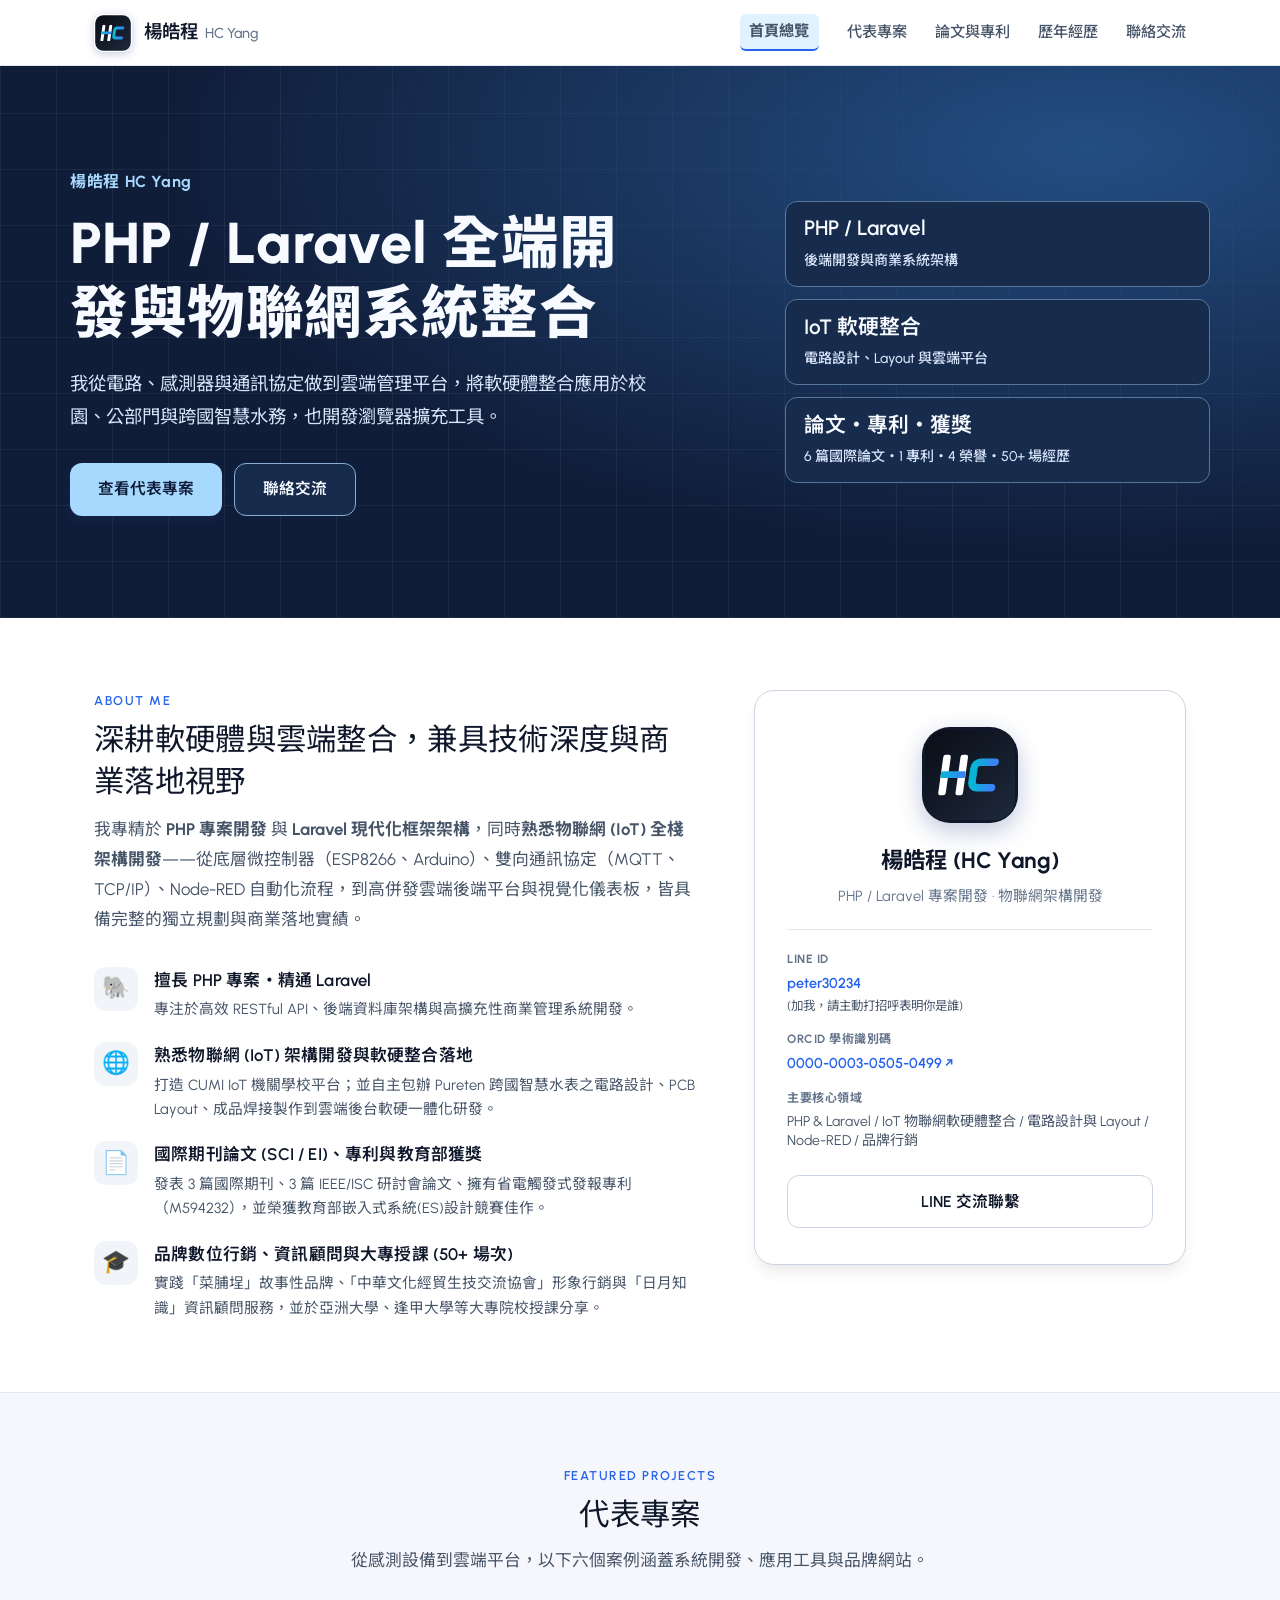
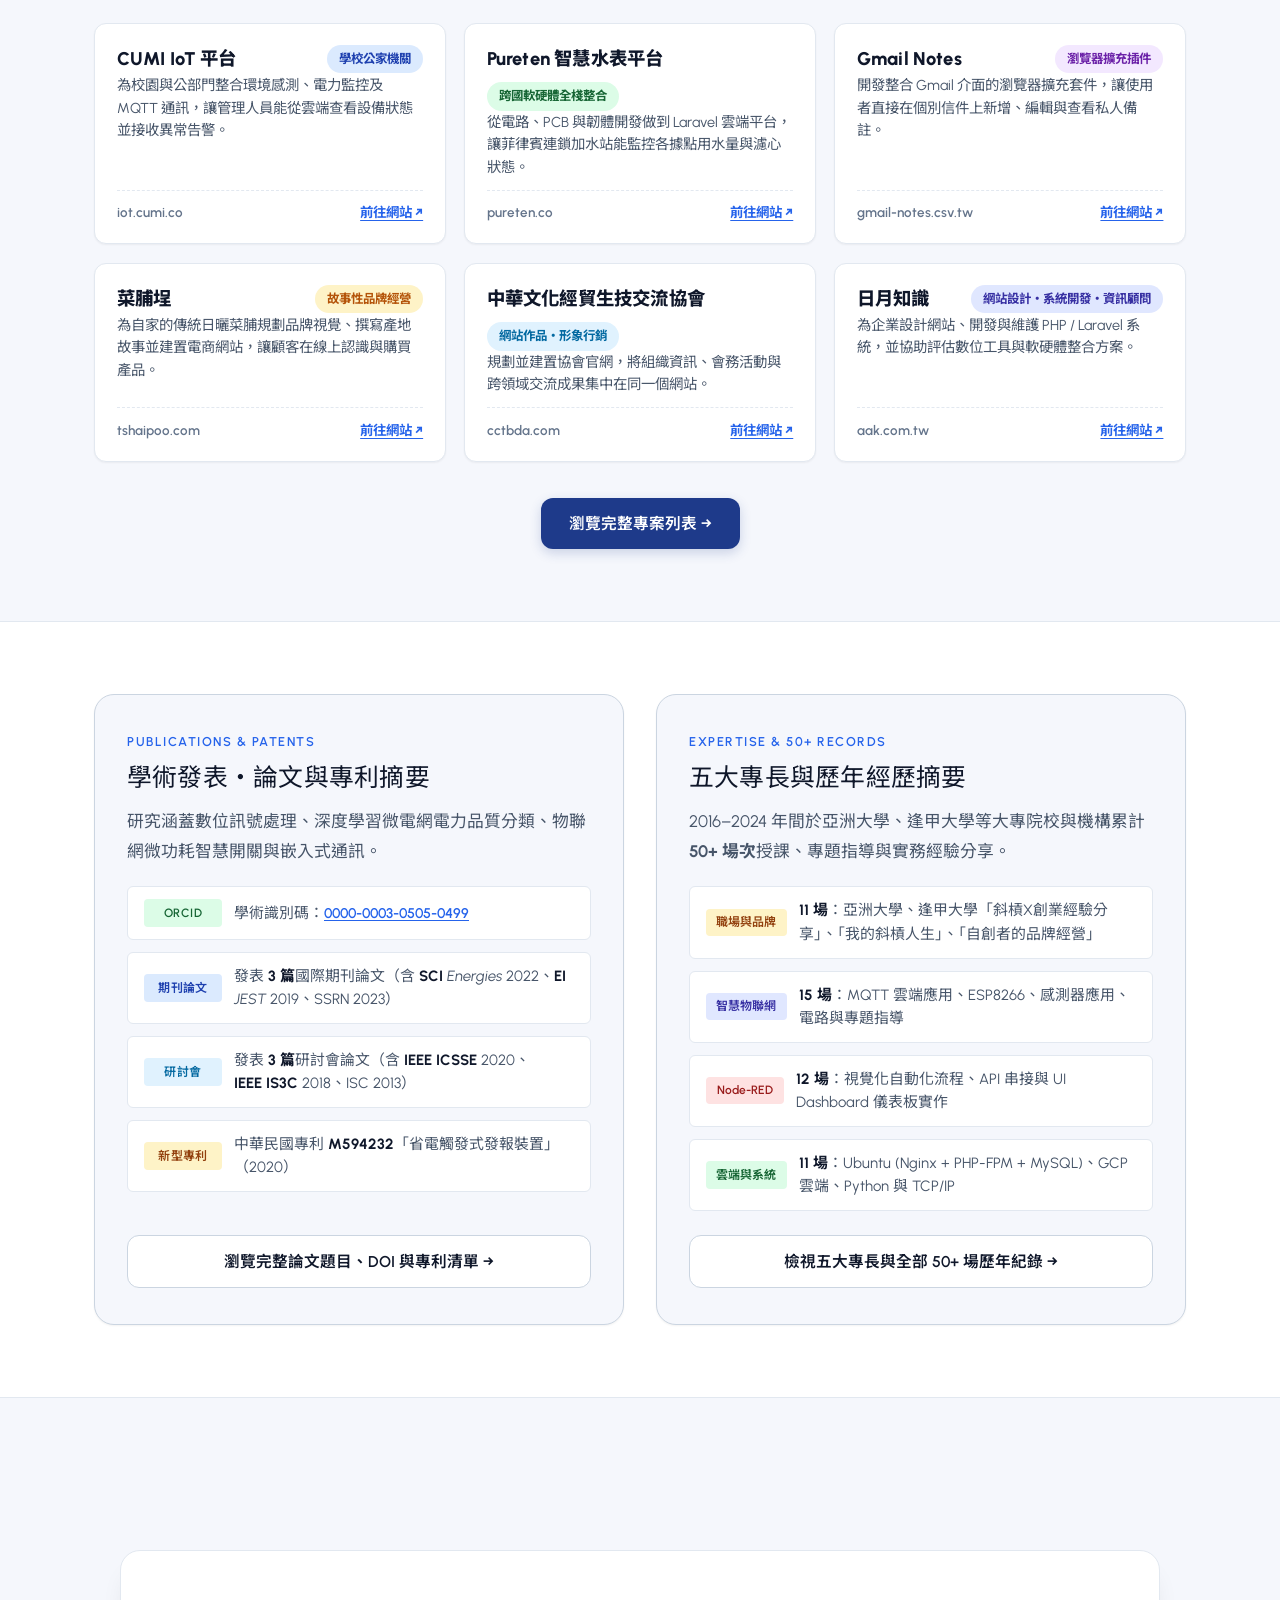
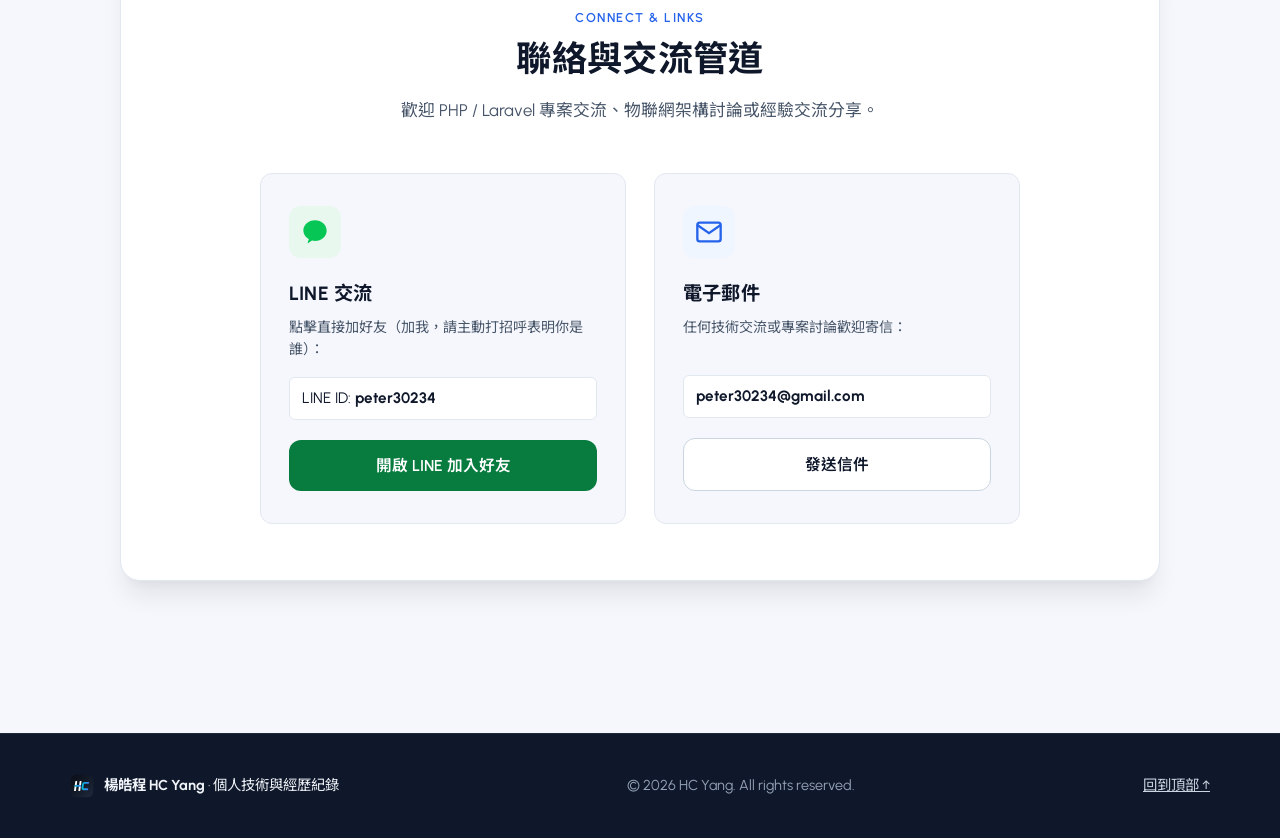
<file: index.html>
﻿<!DOCTYPE html>
<html lang="zh-Hant-TW">
<head>
  <meta charset="UTF-8" />
  <script async src="https://www.googletagmanager.com/gtm.js?id=GTM-N45F698S"></script>
  <script>
    window.dataLayer = window.dataLayer || [];
    function gtag(){dataLayer.push(arguments);}
    gtag('js', new Date());
  </script>
  <meta http-equiv="X-UA-Compatible" content="IE=edge" />
  <meta http-equiv="Cache-Control" content="no-cache, no-store, must-revalidate" />
  <meta http-equiv="Pragma" content="no-cache" />
  <meta http-equiv="Expires" content="0" />
  <meta name="viewport" content="width=device-width, initial-scale=1.0" />
  <title>楊皓程 HC Yang | PHP / Laravel 專案開發・物聯網 (IoT) 架構開發・SCI 論文與專利</title>
  <meta name="description" content="楊皓程（HC Yang, Hao-Cheng Yang）個人官方網站。擅長 PHP 專案開發、精通 Laravel 框架、熟悉物聯網（IoT / AIoT）完整架構開發。代表作品包含 CUMI IoT 平台、Pureten 智慧水表平台、Gmail Notes 瀏覽器插件、「菜脯埕」故事性品牌經營案例、「中華文化經貿生技交流協會」形象行銷網站與「日月知識」網站設計、系統開發維護與資訊顧問，並發表多篇 SCI / EI 國際期刊論文與專利。" />
  <meta name="keywords" content="楊皓程, HC Yang, Hao-Cheng Yang, PHP專案開發, Laravel, 物聯網架構開發, IoT, CUMI IoT平台, Pureten智慧水表, Gmail Notes, 菜脯埕, 中華文化經貿生技交流協會, 日月知識, aak.com.tw, Node-RED, MQTT, 逢甲大學, 亞洲大學" />
  <meta name="author" content="楊皓程 (Hao-Cheng Yang)" />
  <meta name="robots" content="index, follow" />
  <link rel="canonical" href="https://hc.csv.tw/" />

  <!-- Open Graph / Social Sharing -->
  <meta property="og:type" content="website" />
  <meta property="og:locale" content="zh_TW" />
  <meta property="og:site_name" content="楊皓程 HC Yang 個人官方網站" />
  <meta property="og:title" content="楊皓程 HC Yang | PHP / Laravel 專案開發・物聯網架構開發・論文與專利" />
  <meta property="og:description" content="擅長 PHP 專案與精通 Laravel，熟悉物聯網 (IoT) 完整架構開發。打造 CUMI IoT 平台、Pureten 智慧水表平台、Gmail Notes 插件、菜脯埕品牌經營、中華文化經貿生技交流協會網站與日月知識資訊顧問服務，收錄 ORCID 國際論文、研發計畫與 50+ 場大專院校授課經歷。" />
  <meta property="og:url" content="https://hc.csv.tw/" />
  <meta property="og:image" content="https://hc.csv.tw/logo.svg" />
  <meta property="og:image:alt" content="楊皓程 HC Yang Logo" />

  <!-- Twitter Card -->
  <meta name="twitter:card" content="summary" />
  <meta name="twitter:title" content="楊皓程 HC Yang | PHP / Laravel・物聯網架構開發" />
  <meta name="twitter:description" content="CUMI IoT 平台、Pureten 智慧水表平台、Gmail Notes 插件、菜脯埕、中華文化經貿生技交流協會網站、日月知識資訊顧問與國際期刊論文著作。" />
  <meta name="twitter:image" content="https://hc.csv.tw/logo.svg" />

  <meta name="theme-color" content="#1e3a8a" />
  <link rel="preconnect" href="https://fonts.googleapis.com" />
  <link rel="preconnect" href="https://fonts.gstatic.com" crossorigin />

  <link rel="icon" type="image/svg+xml" href="favicon.svg" />
  <link rel="apple-touch-icon" href="logo.svg" />
  <link rel="stylesheet" href="style.css?v=20261125-portfolio" />

  <!-- JSON-LD Structured Data: WebSite + Person + ProfilePage -->
  <script type="application/ld+json">
  {
    "@context": "https://schema.org",
    "@graph": [
      {
        "@type": "WebSite",
        "@id": "https://hc.csv.tw/#website",
        "url": "https://hc.csv.tw/",
        "name": "楊皓程 HC Yang 個人官方網站",
        "inLanguage": "zh-Hant-TW",
        "publisher": {
          "@id": "https://hc.csv.tw/#person"
        }
      },
      {
        "@type": "ProfilePage",
        "@id": "https://hc.csv.tw/#profilepage",
        "url": "https://hc.csv.tw/",
        "name": "楊皓程 (HC Yang) 個人經歷、代表專案與學術著作",
        "mainEntity": {
          "@id": "https://hc.csv.tw/#person"
        }
      },
      {
        "@type": "Person",
        "@id": "https://hc.csv.tw/#person",
        "name": "楊皓程",
        "alternateName": ["HC Yang", "Hao-Cheng Yang"],
        "url": "https://hc.csv.tw/",
        "image": "https://hc.csv.tw/logo.svg",
        "email": "mailto:peter30234@gmail.com",
        "jobTitle": "PHP / Laravel 系統架構師 & 物聯網 (IoT) 平台開發者",
        "description": "擅長 PHP 專案開發、精通 Laravel 框架、熟悉物聯網 (IoT/AIoT) 架構開發。打造 CUMI IoT 平台、Pureten 智慧水表平台、Gmail Notes 瀏覽器插件、菜脯埕農產品品牌、中華文化經貿生技交流協會官方網站與日月知識資訊顧問服務。",
        "knowsAbout": [
          "PHP",
          "Laravel",
          "Internet of Things (IoT)",
          "AIoT Architecture",
          "Hardware Circuit Design & PCB Layout",
          "MQTT",
          "Node-RED",
          "ESP8266 / Arduino",
          "Desktop Application Development",
          "Python",
          "Ubuntu / Nginx / MySQL",
          "IT Consulting & System Development",
          "E-Commerce & Brand Storytelling"
        ],
        "sameAs": [
          "https://orcid.org/0000-0003-0505-0499",
          "https://iot.cumi.co/",
          "https://pureten.co/",
          "https://gmail-notes.csv.tw/",
          "https://hc.csv.tw/software/fp/",
          "https://tshaipoo.com/",
          "https://cctbda.com/",
          "https://aak.com.tw/"
        ]
      }
    ]
  }
  </script>
</head>
<body>
  <a class="skip-link" href="#main-content">跳至主要內容</a>
  <!-- Navigation -->
  <header class="site-header" id="top">
    <div class="nav-container">
      <a href="index.html" class="brand-logo">
        <img src="logo.svg" alt="楊皓程 HC Yang Logo" class="brand-logo-img" width="38" height="38" />
        <span class="logo-text">楊皓程 <span>HC Yang</span></span>
      </a>

      <button class="menu-toggle" id="menuToggle" type="button" aria-label="網站選單" aria-controls="mainNav" aria-expanded="false">
        <span class="bar"></span>
        <span class="bar"></span>
        <span class="bar"></span>
      </button>

      <nav class="main-nav" id="mainNav" aria-label="主導覽列">
        <a href="index.html" class="nav-link active" aria-current="page">首頁總覽</a>
        <a href="projects.html" class="nav-link">代表專案</a>
        <a href="publications.html" class="nav-link">論文與專利</a>
        <a href="experience.html" class="nav-link">歷年經歷</a>
        <a href="#contact" class="nav-link">聯絡交流</a>
      </nav>
    </div>
  </header>

  <main id="main-content" tabindex="-1">
    <!-- Hero Section -->
    <section class="hero-section">
      <div class="hero-container">
        <div class="hero-intro">
          <p class="hero-name">楊皓程 HC Yang</p>
          <h1 class="hero-title">PHP / Laravel 全端開發與物聯網系統整合</h1>
          <p class="hero-subtitle">
            我從電路、感測器與通訊協定做到雲端管理平台，將軟硬體整合應用於校園、公部門與跨國智慧水務，也開發瀏覽器擴充工具。
          </p>

          <div class="hero-actions">
            <a href="#projects" class="btn btn-primary">查看代表專案</a>
            <a href="#contact" class="btn btn-secondary">聯絡交流</a>
          </div>
        </div>

        <!-- Key Metrics -->
        <div class="metrics-grid">
          <div class="metric-card">
            <div class="metric-number">PHP / Laravel</div>
            <div class="metric-label">後端開發與商業系統架構</div>
          </div>
          <div class="metric-card">
            <div class="metric-number">IoT 軟硬整合</div>
            <div class="metric-label">電路設計、Layout 與雲端平台</div>
          </div>
          <div class="metric-card">
            <div class="metric-number">論文・專利・獲獎</div>
            <div class="metric-label">6 篇國際論文・1 專利・4 榮譽・50+ 場經歷</div>
          </div>
        </div>
      </div>
    </section>

    <!-- About Section (Concise Executive Summary) -->
    <section class="about-section" id="about">
      <div class="section-container">
        <div class="about-grid">
          <div class="about-text-content">
            <div class="section-label">ABOUT ME</div>
            <h2 class="section-title">深耕軟硬體與雲端整合，兼具技術深度與商業落地視野</h2>
            <p class="about-desc">
              我專精於 <strong>PHP 專案開發</strong> 與 <strong>Laravel 現代化框架架構</strong>，同時<strong>熟悉物聯網 (IoT) 全棧架構開發</strong>——從底層微控制器（ESP8266、Arduino）、雙向通訊協定（MQTT、TCP/IP）、Node-RED 自動化流程，到高併發雲端後端平台與視覺化儀表板，皆具備完整的獨立規劃與商業落地實績。
            </p>

            <div class="speaker-highlights">
              <div class="highlight-item">
                <div class="highlight-icon">🐘</div>
                <div>
                  <h4>擅長 PHP 專案・精通 Laravel</h4>
                  <p>專注於高效 RESTful API、後端資料庫架構與高擴充性商業管理系統開發。</p>
                </div>
              </div>
              <div class="highlight-item">
                <div class="highlight-icon">🌐</div>
                <div>
                  <h4>熟悉物聯網 (IoT) 架構開發與軟硬整合落地</h4>
                  <p>打造 CUMI IoT 機關學校平台；並自主包辦 Pureten 跨國智慧水表之電路設計、PCB Layout、成品焊接製作到雲端後台軟硬一體化研發。</p>
                </div>
              </div>
              <div class="highlight-item">
                <div class="highlight-icon">📄</div>
                <div>
                  <h4>國際期刊論文 (SCI / EI)、專利與教育部獲獎</h4>
                  <p>發表 3 篇國際期刊、3 篇 IEEE/ISC 研討會論文、擁有省電觸發式發報專利（M594232），並榮獲教育部嵌入式系統(ES)設計競賽佳作。</p>
                </div>
              </div>
              <div class="highlight-item">
                <div class="highlight-icon">🎓</div>
                <div>
                  <h4>品牌數位行銷、資訊顧問與大專授課 (50+ 場次)</h4>
                  <p>實踐「菜脯埕」故事性品牌、「中華文化經貿生技交流協會」形象行銷與「日月知識」資訊顧問服務，並於亞洲大學、逢甲大學等大專院校授課分享。</p>
                </div>
              </div>
            </div>
          </div>

          <!-- Quick Speaker Card -->
          <div class="speaker-card-wrapper">
            <div class="speaker-card">
              <div class="speaker-avatar-wrap">
                <div class="speaker-avatar">
                  <img src="logo.svg" alt="楊皓程 HC Yang Logo" class="speaker-avatar-img" width="96" height="96" />
                </div>
              </div>
              <h3 class="speaker-name">楊皓程 (HC Yang)</h3>
              <p class="speaker-title">PHP / Laravel 專案開發 · 物聯網架構開發</p>

              <div class="speaker-divider"></div>

              <div class="contact-snippets">
                <div class="snippet-item">
                  <span class="snippet-title">LINE ID</span>
                  <a href="https://line.me/ti/p/GDmlEFtK1Y" target="_blank" rel="noopener" class="snippet-link">
                    peter30234 <span>(加我，請主動打招呼表明你是誰)</span>
                  </a>
                </div>
                <div class="snippet-item">
                  <span class="snippet-title">ORCID 學術識別碼</span>
                  <a href="https://orcid.org/0000-0003-0505-0499" target="_blank" rel="noopener" class="snippet-link orcid-snippet-link">
                    0000-0003-0505-0499 &nearr;
                  </a>
                </div>
                <div class="snippet-item">
                  <span class="snippet-title">主要核心領域</span>
                  <p class="snippet-tags">PHP & Laravel / IoT 物聯網軟硬體整合 / 電路設計與 Layout / Node-RED / 品牌行銷</p>
                </div>
              </div>

              <a href="https://line.me/ti/p/GDmlEFtK1Y" target="_blank" rel="noopener" class="btn btn-secondary btn-block">
                LINE 交流聯繫
              </a>
            </div>
          </div>
        </div>
      </div>
    </section>

    <!-- Compact Projects Summary Section -->
    <section class="projects-section" id="projects">
      <div class="section-container">
        <div class="section-header-center">
          <div class="section-label">FEATURED PROJECTS</div>
          <h2 class="section-title">代表專案</h2>
          <p class="section-subtitle">從感測設備到雲端平台，以下六個案例涵蓋系統開發、應用工具與品牌網站。</p>
        </div>

        <div class="compact-projects-grid">
          <article class="compact-project-item">
            <div>
              <div class="compact-proj-head">
                <h3 class="compact-proj-title">CUMI IoT 平台</h3>
                <span class="proj-badge badge-gov">學校公家機關</span>
              </div>
              <p class="compact-proj-desc">為校園與公部門整合環境感測、電力監控及 MQTT 通訊，讓管理人員能從雲端查看設備狀態並接收異常告警。</p>
            </div>
            <div class="compact-proj-foot">
              <span class="compact-proj-domain">iot.cumi.co</span>
              <a href="https://iot.cumi.co/" target="_blank" rel="noopener" class="compact-proj-link" aria-label="前往網站：CUMI IoT 平台（另開分頁）">前往網站 &nearr;</a>
            </div>
          </article>

          <article class="compact-project-item">
            <div>
              <div class="compact-proj-head">
                <h3 class="compact-proj-title">Pureten 智慧水表平台</h3>
                <span class="proj-badge badge-global">跨國軟硬體全棧整合</span>
              </div>
              <p class="compact-proj-desc">從電路、PCB 與韌體開發做到 Laravel 雲端平台，讓菲律賓連鎖加水站能監控各據點用水量與濾心狀態。</p>
            </div>
            <div class="compact-proj-foot">
              <span class="compact-proj-domain">pureten.co</span>
              <a href="https://pureten.co/" target="_blank" rel="noopener" class="compact-proj-link" aria-label="前往網站：Pureten 智慧水表平台（另開分頁）">前往網站 &nearr;</a>
            </div>
          </article>

          <article class="compact-project-item">
            <div>
              <div class="compact-proj-head">
                <h3 class="compact-proj-title">Gmail Notes</h3>
                <span class="proj-badge badge-ext">瀏覽器擴充插件</span>
              </div>
              <p class="compact-proj-desc">開發整合 Gmail 介面的瀏覽器擴充套件，讓使用者直接在個別信件上新增、編輯與查看私人備註。</p>
            </div>
            <div class="compact-proj-foot">
              <span class="compact-proj-domain">gmail-notes.csv.tw</span>
              <a href="https://gmail-notes.csv.tw/" target="_blank" rel="noopener" class="compact-proj-link" aria-label="前往網站：Gmail Notes（另開分頁）">前往網站 &nearr;</a>
            </div>
          </article>

          <article class="compact-project-item">
            <div>
              <div class="compact-proj-head">
                <h3 class="compact-proj-title">菜脯埕</h3>
                <span class="proj-badge badge-brand">故事性品牌經營</span>
              </div>
              <p class="compact-proj-desc">為自家的傳統日曬菜脯規劃品牌視覺、撰寫產地故事並建置電商網站，讓顧客在線上認識與購買產品。</p>
            </div>
            <div class="compact-proj-foot">
              <span class="compact-proj-domain">tshaipoo.com</span>
              <a href="https://tshaipoo.com/" target="_blank" rel="noopener" class="compact-proj-link" aria-label="前往網站：菜脯埕（另開分頁）">前往網站 &nearr;</a>
            </div>
          </article>

          <article class="compact-project-item">
            <div>
              <div class="compact-proj-head">
                <h3 class="compact-proj-title">中華文化經貿生技交流協會</h3>
                <span class="proj-badge badge-assoc">網站作品・形象行銷</span>
              </div>
              <p class="compact-proj-desc">規劃並建置協會官網，將組織資訊、會務活動與跨領域交流成果集中在同一個網站。</p>
            </div>
            <div class="compact-proj-foot">
              <span class="compact-proj-domain">cctbda.com</span>
              <a href="https://cctbda.com/" target="_blank" rel="noopener" class="compact-proj-link" aria-label="前往網站：中華文化經貿生技交流協會（另開分頁）">前往網站 &nearr;</a>
            </div>
          </article>

          <article class="compact-project-item">
            <div>
              <div class="compact-proj-head">
                <h3 class="compact-proj-title">日月知識</h3>
                <span class="proj-badge badge-consult">網站設計・系統開發・資訊顧問</span>
              </div>
              <p class="compact-proj-desc">為企業設計網站、開發與維護 PHP / Laravel 系統，並協助評估數位工具與軟硬體整合方案。</p>
            </div>
            <div class="compact-proj-foot">
              <span class="compact-proj-domain">aak.com.tw</span>
              <a href="https://aak.com.tw/" target="_blank" rel="noopener" class="compact-proj-link" aria-label="前往網站：日月知識（另開分頁）">前往網站 &nearr;</a>
            </div>
          </article>
        </div>

        <div class="section-more-cta">
          <a href="projects.html" class="btn btn-primary">
            瀏覽完整專案列表 &rarr;
          </a>
        </div>
      </div>
    </section>

    <!-- Split Overview Section: Publications Summary & Experience Summary -->
    <section class="overview-split-section" id="overview">
      <div class="section-container">
        <div class="overview-split-grid">
          <!-- Portal 1: Academic Publications & Patents -->
          <div class="overview-portal-card">
            <div>
              <div class="section-label">PUBLICATIONS & PATENTS</div>
              <h2 class="section-title" style="font-size: 1.55rem;">學術發表・論文與專利摘要</h2>
              <p class="about-desc" style="margin-bottom: 0;">
                研究涵蓋數位訊號處理、深度學習微電網電力品質分類、物聯網微功耗智慧開關與嵌入式通訊。
              </p>
              <ul class="portal-summary-list">
                <li>
                  <span class="pub-index-badge badge-sci">ORCID</span>
                  <span>學術識別碼：<a href="https://orcid.org/0000-0003-0505-0499" target="_blank" rel="noopener" class="pub-doi-link">0000-0003-0505-0499</a></span>
                </li>
                <li>
                  <span class="pub-index-badge badge-ei">期刊論文</span>
                  <span>發表 <strong>3 篇</strong>國際期刊論文（含 <strong>SCI</strong> <em>Energies</em> 2022、<strong>EI</strong> <em>JEST</em> 2019、SSRN 2023）</span>
                </li>
                <li>
                  <span class="pub-index-badge badge-ieee">研討會</span>
                  <span>發表 <strong>3 篇</strong>研討會論文（含 <strong>IEEE ICSSE</strong> 2020、<strong>IEEE IS3C</strong> 2018、ISC 2013）</span>
                </li>
                <li>
                  <span class="pub-index-badge badge-patent">新型專利</span>
                  <span>中華民國專利 <strong>M594232</strong>「省電觸發式發報裝置」（2020）</span>
                </li>
              </ul>
            </div>
            <div>
              <a href="publications.html" class="btn btn-secondary btn-block">
                瀏覽完整論文題目、DOI 與專利清單 &rarr;
              </a>
            </div>
          </div>

          <!-- Portal 2: 5 Core Domains & 50+ Records Experience -->
          <div class="overview-portal-card">
            <div>
              <div class="section-label">EXPERTISE & 50+ RECORDS</div>
              <h2 class="section-title" style="font-size: 1.55rem;">五大專長與歷年經歷摘要</h2>
              <p class="about-desc" style="margin-bottom: 0;">
                2016–2024 年間於亞洲大學、逢甲大學等大專院校與機構累計 <strong>50+ 場次</strong>授課、專題指導與實務經驗分享。
              </p>
              <ul class="portal-summary-list">
                <li>
                  <span class="lecture-cat-tag cat-career">職場與品牌</span>
                  <span><strong>11 場</strong>：亞洲大學、逢甲大學「斜槓X創業經驗分享」、「我的斜槓人生」、「自創者的品牌經營」</span>
                </li>
                <li>
                  <span class="lecture-cat-tag cat-aiot">智慧物聯網</span>
                  <span><strong>15 場</strong>：MQTT 雲端應用、ESP8266、感測器應用、電路與專題指導</span>
                </li>
                <li>
                  <span class="lecture-cat-tag cat-nodered">Node-RED</span>
                  <span><strong>12 場</strong>：視覺化自動化流程、API 串接與 UI Dashboard 儀表板實作</span>
                </li>
                <li>
                  <span class="lecture-cat-tag cat-cloud">雲端與系統</span>
                  <span><strong>11 場</strong>：Ubuntu (Nginx + PHP-FPM + MySQL)、GCP 雲端、Python 與 TCP/IP</span>
                </li>
              </ul>
            </div>
            <div>
              <a href="experience.html" class="btn btn-secondary btn-block">
                檢視五大專長與全部 50+ 場歷年紀錄 &rarr;
              </a>
            </div>
          </div>
        </div>
      </div>
    </section>

    <!-- Social & Contact Section -->
    <section class="contact-section" id="contact">
      <div class="section-container">
        <div class="contact-card">
          <div class="contact-header">
            <div class="section-label">CONNECT & LINKS</div>
            <h2 class="contact-title">聯絡與交流管道</h2>
            <p class="contact-subtitle">
              歡迎 PHP / Laravel 專案交流、物聯網架構討論或經驗交流分享。
            </p>
          </div>

          <div class="contact-options-grid">
            <div class="contact-option-card">
              <div class="opt-icon line-color">
                <svg viewBox="0 0 24 24" width="28" height="28" fill="currentColor">
                  <path d="M12 2C6.48 2 2 5.92 2 10.75c0 3.09 1.83 5.82 4.67 7.29-.21.75-.82 2.73-.94 3.16-.16.54.19.53.4.4.17-.11 2.37-1.57 3.33-2.22.82.16 1.67.24 2.54.24 5.52 0 10-3.92 10-8.75S17.52 2 12 2z"/>
                </svg>
              </div>
              <h3>LINE 交流</h3>
              <p class="opt-desc">點擊直接加好友（加我，請主動打招呼表明你是誰）：</p>
              <div class="contact-value">LINE ID: <strong>peter30234</strong></div>
              <a href="https://line.me/ti/p/GDmlEFtK1Y" target="_blank" rel="noopener" class="btn btn-line btn-block">
                開啟 LINE 加入好友
              </a>
            </div>

            <div class="contact-option-card">
              <div class="opt-icon email-color">
                <svg viewBox="0 0 24 24" width="28" height="28" fill="none" stroke="currentColor" stroke-width="2">
                  <path d="M4 4h16c1.1 0 2 .9 2 2v12c0 1.1-.9 2-2 2H4c-1.1 0-2-.9-2-2V6c0-1.1.9-2 2-2z"></path>
                  <polyline points="22,6 12,13 2,6"></polyline>
                </svg>
              </div>
              <h3>電子郵件</h3>
              <p class="opt-desc">任何技術交流或專案討論歡迎寄信：</p>
              <div class="contact-value"><strong>peter30234@gmail.com</strong></div>
              <a href="mailto:peter30234@gmail.com" class="btn btn-secondary btn-block">
                發送信件
              </a>
            </div>
          </div>
        </div>
      </div>
    </section>
  </main>

  <!-- Site Footer -->
  <footer class="site-footer">
    <div class="footer-container">
      <div class="footer-brand">
        <img src="logo.svg" alt="HC Yang Logo" class="footer-logo-img" width="24" height="24" />
        <span><strong>楊皓程 HC Yang</strong> · 個人技術與經歷紀錄</span>
      </div>
      <div class="footer-copy">
        &copy; 2026 HC Yang. All rights reserved.
      </div>
      <div class="footer-back-to-top">
        <a href="#top">回到頂部 &uarr;</a>
      </div>
    </div>
  </footer>

  <script src="lectures.js?v=20261125-ui"></script>
  <script src="navigation.js?v=20261125-ui"></script>
</body>
</html>
</file>
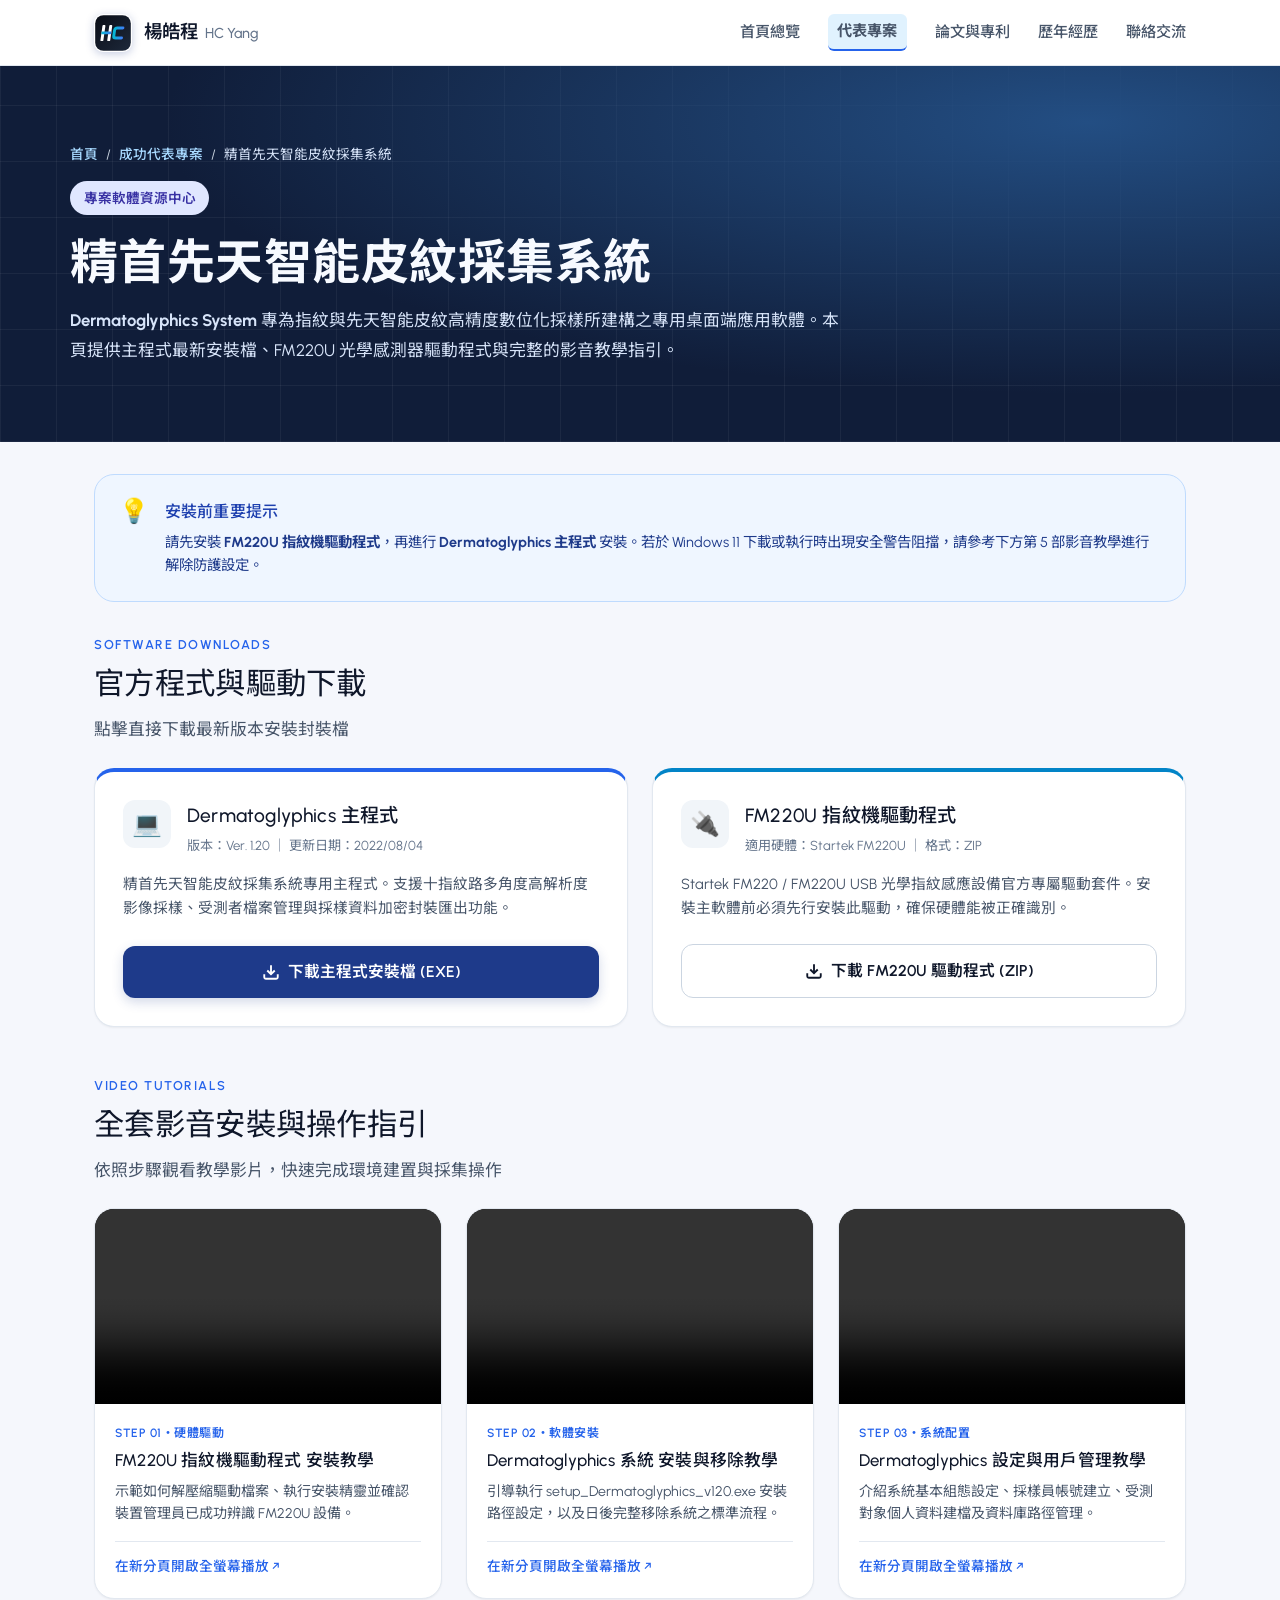
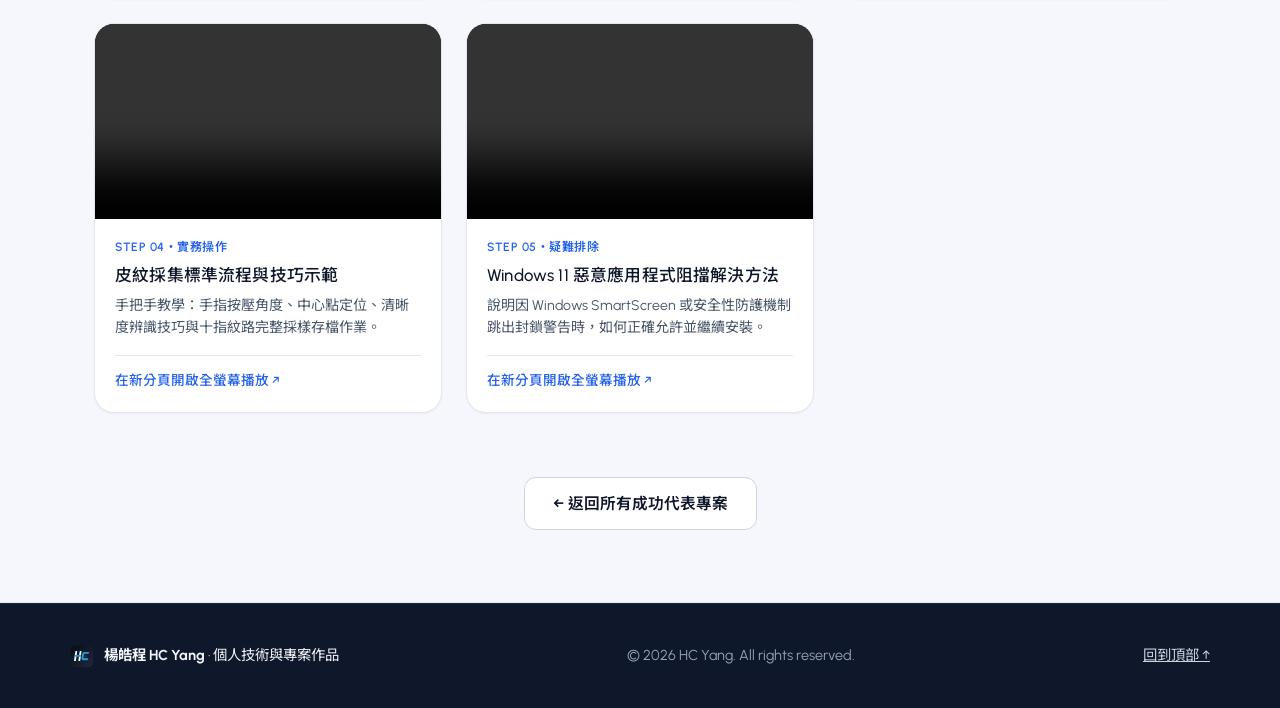
<file: software/fp/index.html>
﻿<!DOCTYPE html>
<html lang="zh-Hant-TW">
<head>
  <meta charset="UTF-8" />
  <script async src="https://www.googletagmanager.com/gtm.js?id=GTM-N45F698S"></script>
  <script>
    window.dataLayer = window.dataLayer || [];
    function gtag(){dataLayer.push(arguments);}
    gtag('js', new Date());
  </script>
  <meta http-equiv="X-UA-Compatible" content="IE=edge" />
  <meta http-equiv="Cache-Control" content="no-cache, no-store, must-revalidate" />
  <meta http-equiv="Pragma" content="no-cache" />
  <meta http-equiv="Expires" content="0" />
  <meta name="viewport" content="width=device-width, initial-scale=1.0" />
  <title>精首先天智能皮紋採集系統 (Dermatoglyphics) 下載與安裝教學 | 楊皓程 HC Yang</title>
  <meta name="description" content="精首先天智能皮紋採集系統（Dermatoglyphics）專屬驅動程式、主程式安裝包下載與全套影音操作教學，包含 FM220U 指紋機驅動安裝、系統安裝移除、使用者設定、採集教學及 Windows 11 安全防護排除指引。" />
  <meta name="robots" content="index, follow" />
  <link rel="canonical" href="https://hc.csv.tw/software/fp/" />

  <!-- Open Graph / Social Sharing -->
  <meta property="og:type" content="article" />
  <meta property="og:locale" content="zh_TW" />
  <meta property="og:site_name" content="楊皓程 HC Yang 個人官方網站" />
  <meta property="og:title" content="精首先天智能皮紋採集系統 (Dermatoglyphics) 下載與操作教學" />
  <meta property="og:description" content="提供 FM220U 指紋機驅動、Dermatoglyphics Ver.120 系統安裝檔下載與多部實機操作教學影片。" />
  <meta property="og:url" content="https://hc.csv.tw/software/fp/" />
  <meta property="og:image" content="https://hc.csv.tw/logo.svg" />
  <meta property="og:image:alt" content="楊皓程 HC Yang Logo" />

  <!-- Twitter Card -->
  <meta name="twitter:card" content="summary" />
  <meta name="twitter:title" content="精首先天智能皮紋採集系統 (Dermatoglyphics) 下載與操作教學 | 楊皓程 HC Yang" />
  <meta name="twitter:description" content="提供 FM220U 指紋機驅動、Dermatoglyphics Ver.120 系統安裝檔下載與多部實機操作教學影片。" />
  <meta name="twitter:image" content="https://hc.csv.tw/logo.svg" />

  <meta name="theme-color" content="#1e3a8a" />
  <link rel="preconnect" href="https://fonts.googleapis.com" />
  <link rel="preconnect" href="https://fonts.gstatic.com" crossorigin />

  <link rel="icon" type="image/svg+xml" href="../../favicon.svg" />
  <link rel="apple-touch-icon" href="../../logo.svg" />
  <link rel="stylesheet" href="../../style.css?v=20261125-portfolio" />

  <!-- JSON-LD Structured Data: SoftwareApplication + HowTo + Breadcrumb -->
  <script type="application/ld+json">
  {
    "@context": "https://schema.org",
    "@graph": [
      {
        "@type": "BreadcrumbList",
        "itemListElement": [
          {
            "@type": "ListItem",
            "position": 1,
            "name": "首頁",
            "item": "https://hc.csv.tw/"
          },
          {
            "@type": "ListItem",
            "position": 2,
            "name": "代表專案",
            "item": "https://hc.csv.tw/projects.html"
          },
          {
            "@type": "ListItem",
            "position": 3,
            "name": "精首先天智能皮紋採集系統",
            "item": "https://hc.csv.tw/software/fp/"
          }
        ]
      },
      {
        "@type": "SoftwareApplication",
        "name": "精首先天智能皮紋採集系統",
        "alternateName": "Dermatoglyphics System",
        "operatingSystem": "Windows 7, Windows 10, Windows 11",
        "applicationCategory": "UtilitiesApplication",
        "softwareVersion": "1.2.0",
        "author": {
          "@type": "Person",
          "name": "楊皓程",
          "alternateName": "HC Yang",
          "url": "https://hc.csv.tw/"
        },
        "description": "專為指紋與先天智能皮紋高精度數位化採樣所建構之專用桌面端應用軟體，搭配 FM220U 光學感測器。",
        "downloadUrl": "https://hc.csv.tw/software/fp/setup_Dermatoglyphics_v120.exe"
      }
    ]
  }
  </script>
</head>
<body>
  <a class="skip-link" href="#main-content">跳至主要內容</a>
  <!-- Navigation -->
  <header class="site-header" id="top">
    <div class="nav-container">
      <a href="../../index.html" class="brand-logo">
        <img src="../../logo.svg" alt="楊皓程 HC Yang Logo" class="brand-logo-img" width="38" height="38" />
        <span class="logo-text">楊皓程 <span>HC Yang</span></span>
      </a>

      <button class="menu-toggle" id="menuToggle" type="button" aria-label="網站選單" aria-controls="mainNav" aria-expanded="false">
        <span class="bar"></span>
        <span class="bar"></span>
        <span class="bar"></span>
      </button>

      <nav class="main-nav" id="mainNav" aria-label="主導覽列">
        <a href="../../index.html" class="nav-link">首頁總覽</a>
        <a href="../../projects.html" class="nav-link active" aria-current="location">代表專案</a>
        <a href="../../publications.html" class="nav-link">論文與專利</a>
        <a href="../../experience.html" class="nav-link">歷年經歷</a>
        <a href="../../projects.html#contact" class="nav-link">聯絡交流</a>
      </nav>
    </div>
  </header>

  <main id="main-content" tabindex="-1">
    <!-- Subpage Hero -->
    <section class="page-hero">
      <div class="page-hero-container">
        <nav class="breadcrumb" aria-label="麵包屑導覽">
          <a href="../../index.html">首頁</a>
          <span class="breadcrumb-sep">/</span>
          <a href="../../projects.html">成功代表專案</a>
          <span class="breadcrumb-sep">/</span>
          <span aria-current="page">精首先天智能皮紋採集系統</span>
        </nav>
        <div class="software-header-badge">
          <span>專案軟體資源中心</span>
        </div>
        <h1 class="page-hero-title">精首先天智能皮紋採集系統</h1>
        <p class="page-hero-desc">
          <strong>Dermatoglyphics System</strong> 專為指紋與先天智能皮紋高精度數位化採樣所建構之專用桌面端應用軟體。本頁提供主程式最新安裝檔、FM220U 光學感測器驅動程式與完整的影音教學指引。
        </p>
      </div>
    </section>

    <!-- Main Content Section -->
    <section class="projects-section">
      <div class="section-container" style="padding-top: 2rem;">
        
        <!-- Notice Tip -->
        <div class="notice-card">
          <div class="notice-icon">💡</div>
          <div class="notice-body">
            <h4>安裝前重要提示</h4>
            <p>請先安裝 <strong>FM220U 指紋機驅動程式</strong>，再進行 <strong>Dermatoglyphics 主程式</strong> 安裝。若於 Windows 11 下載或執行時出現安全警告阻擋，請參考下方第 5 部影音教學進行解除防護設定。</p>
          </div>
        </div>

        <!-- Download Cards Grid -->
        <div class="section-label">SOFTWARE DOWNLOADS</div>
        <h2 class="section-title">官方程式與驅動下載</h2>
        <p class="section-subtitle">點擊直接下載最新版本安裝封裝檔</p>

        <div class="download-grid">
          <!-- Main App Card -->
          <div class="download-card primary-card">
            <div>
              <div class="dl-card-header">
                <div class="dl-icon-box">💻</div>
                <div>
                  <h3>Dermatoglyphics 主程式</h3>
                  <div class="dl-meta">版本：Ver. 1.20 ｜ 更新日期：2022/08/04</div>
                </div>
              </div>
              <p class="dl-desc">
                精首先天智能皮紋採集系統專用主程式。支援十指紋路多角度高解析度影像採樣、受測者檔案管理與採樣資料加密封裝匯出功能。
              </p>
            </div>
            <a href="./setup_Dermatoglyphics_v120.exe" class="btn btn-primary btn-block">
              <svg width="18" height="18" viewBox="0 0 24 24" fill="none" stroke="currentColor" stroke-width="2.5">
                <path d="M21 15v4a2 2 0 0 1-2 2H5a2 2 0 0 1-2-2v-4"></path>
                <polyline points="7 10 12 15 17 10"></polyline>
                <line x1="12" y1="15" x2="12" y2="3"></line>
              </svg>
              <span>下載主程式安裝檔 (EXE)</span>
            </a>
          </div>

          <!-- Driver Card -->
          <div class="download-card accent-card">
            <div>
              <div class="dl-card-header">
                <div class="dl-icon-box">🔌</div>
                <div>
                  <h3>FM220U 指紋機驅動程式</h3>
                  <div class="dl-meta">適用硬體：Startek FM220U ｜ 格式：ZIP</div>
                </div>
              </div>
              <p class="dl-desc">
                Startek FM220 / FM220U USB 光學指紋感應設備官方專屬驅動套件。安裝主軟體前必須先行安裝此驅動，確保硬體能被正確識別。
              </p>
            </div>
            <a href="./fm220_driver.zip" class="btn btn-secondary btn-block">
              <svg width="18" height="18" viewBox="0 0 24 24" fill="none" stroke="currentColor" stroke-width="2.5">
                <path d="M21 15v4a2 2 0 0 1-2 2H5a2 2 0 0 1-2-2v-4"></path>
                <polyline points="7 10 12 15 17 10"></polyline>
                <line x1="12" y1="15" x2="12" y2="3"></line>
              </svg>
              <span>下載 FM220U 驅動程式 (ZIP)</span>
            </a>
          </div>
        </div>

        <!-- Video Tutorials Section -->
        <div class="tutorial-section">
          <div class="section-label">VIDEO TUTORIALS</div>
          <h2 class="section-title">全套影音安裝與操作指引</h2>
          <p class="section-subtitle">依照步驟觀看教學影片，快速完成環境建置與採集操作</p>

          <div class="tutorial-grid">
            <!-- Video 0 -->
            <article class="video-card">
              <div class="video-wrapper">
                <video controls preload="metadata">
                  <source src="./p0.mp4" type="video/mp4">
                  您的瀏覽器不支援 HTML5 影片播放。
                </video>
              </div>
              <div class="video-info">
                <div>
                  <div class="video-step-tag">Step 01・硬體驅動</div>
                  <h3 class="video-title">FM220U 指紋機驅動程式 安裝教學</h3>
                  <p class="video-desc">示範如何解壓縮驅動檔案、執行安裝精靈並確認裝置管理員已成功辨識 FM220U 設備。</p>
                </div>
                <div class="video-actions">
                  <a href="./p0.mp4" target="_blank" class="video-open-link">
                    在新分頁開啟全螢幕播放 &nearr;
                  </a>
                </div>
              </div>
            </article>

            <!-- Video 1 -->
            <article class="video-card">
              <div class="video-wrapper">
                <video controls preload="metadata">
                  <source src="./p1.mp4" type="video/mp4">
                  您的瀏覽器不支援 HTML5 影片播放。
                </video>
              </div>
              <div class="video-info">
                <div>
                  <div class="video-step-tag">Step 02・軟體安裝</div>
                  <h3 class="video-title">Dermatoglyphics 系統 安裝與移除教學</h3>
                  <p class="video-desc">引導執行 setup_Dermatoglyphics_v120.exe 安裝路徑設定，以及日後完整移除系統之標準流程。</p>
                </div>
                <div class="video-actions">
                  <a href="./p1.mp4" target="_blank" class="video-open-link">
                    在新分頁開啟全螢幕播放 &nearr;
                  </a>
                </div>
              </div>
            </article>

            <!-- Video 2 -->
            <article class="video-card">
              <div class="video-wrapper">
                <video controls preload="metadata">
                  <source src="./p2.mp4" type="video/mp4">
                  您的瀏覽器不支援 HTML5 影片播放。
                </video>
              </div>
              <div class="video-info">
                <div>
                  <div class="video-step-tag">Step 03・系統配置</div>
                  <h3 class="video-title">Dermatoglyphics 設定與用戶管理教學</h3>
                  <p class="video-desc">介紹系統基本組態設定、採樣員帳號建立、受測對象個人資料建檔及資料庫路徑管理。</p>
                </div>
                <div class="video-actions">
                  <a href="./p2.mp4" target="_blank" class="video-open-link">
                    在新分頁開啟全螢幕播放 &nearr;
                  </a>
                </div>
              </div>
            </article>

            <!-- Video 3 -->
            <article class="video-card">
              <div class="video-wrapper">
                <video controls preload="metadata">
                  <source src="./p3.mp4" type="video/mp4">
                  您的瀏覽器不支援 HTML5 影片播放。
                </video>
              </div>
              <div class="video-info">
                <div>
                  <div class="video-step-tag">Step 04・實務操作</div>
                  <h3 class="video-title">皮紋採集標準流程與技巧示範</h3>
                  <p class="video-desc">手把手教學：手指按壓角度、中心點定位、清晰度辨識技巧與十指紋路完整採樣存檔作業。</p>
                </div>
                <div class="video-actions">
                  <a href="./p3.mp4" target="_blank" class="video-open-link">
                    在新分頁開啟全螢幕播放 &nearr;
                  </a>
                </div>
              </div>
            </article>

            <!-- Video 4 -->
            <article class="video-card">
              <div class="video-wrapper">
                <video controls preload="metadata">
                  <source src="./p4.mp4" type="video/mp4">
                  您的瀏覽器不支援 HTML5 影片播放。
                </video>
              </div>
              <div class="video-info">
                <div>
                  <div class="video-step-tag">Step 05・疑難排除</div>
                  <h3 class="video-title">Windows 11 惡意應用程式阻擋解決方法</h3>
                  <p class="video-desc">說明因 Windows SmartScreen 或安全性防護機制跳出封鎖警告時，如何正確允許並繼續安裝。</p>
                </div>
                <div class="video-actions">
                  <a href="./p4.mp4" target="_blank" class="video-open-link">
                    在新分頁開啟全螢幕播放 &nearr;
                  </a>
                </div>
              </div>
            </article>
          </div>
        </div>

        <!-- Back to Projects CTA -->
        <div style="margin-top: 4rem; text-align: center;">
          <a href="../../projects.html" class="btn btn-secondary">
            &larr; 返回所有成功代表專案
          </a>
        </div>

      </div>
    </section>
  </main>

  <!-- Site Footer -->
  <footer class="site-footer">
    <div class="footer-container">
      <div class="footer-brand">
        <img src="../../logo.svg" alt="HC Yang Logo" class="footer-logo-img" width="24" height="24" />
        <span><strong>楊皓程 HC Yang</strong> · 個人技術與專案作品</span>
      </div>
      <div class="footer-copy">
        &copy; 2026 HC Yang. All rights reserved.
      </div>
      <div class="footer-back-to-top">
        <a href="#top">回到頂部 &uarr;</a>
      </div>
    </div>
  </footer>

  <script src="../../lectures.js?v=20261125-ui"></script>
  <script src="../../navigation.js?v=20261125-ui"></script>
</body>
</html>
</file>
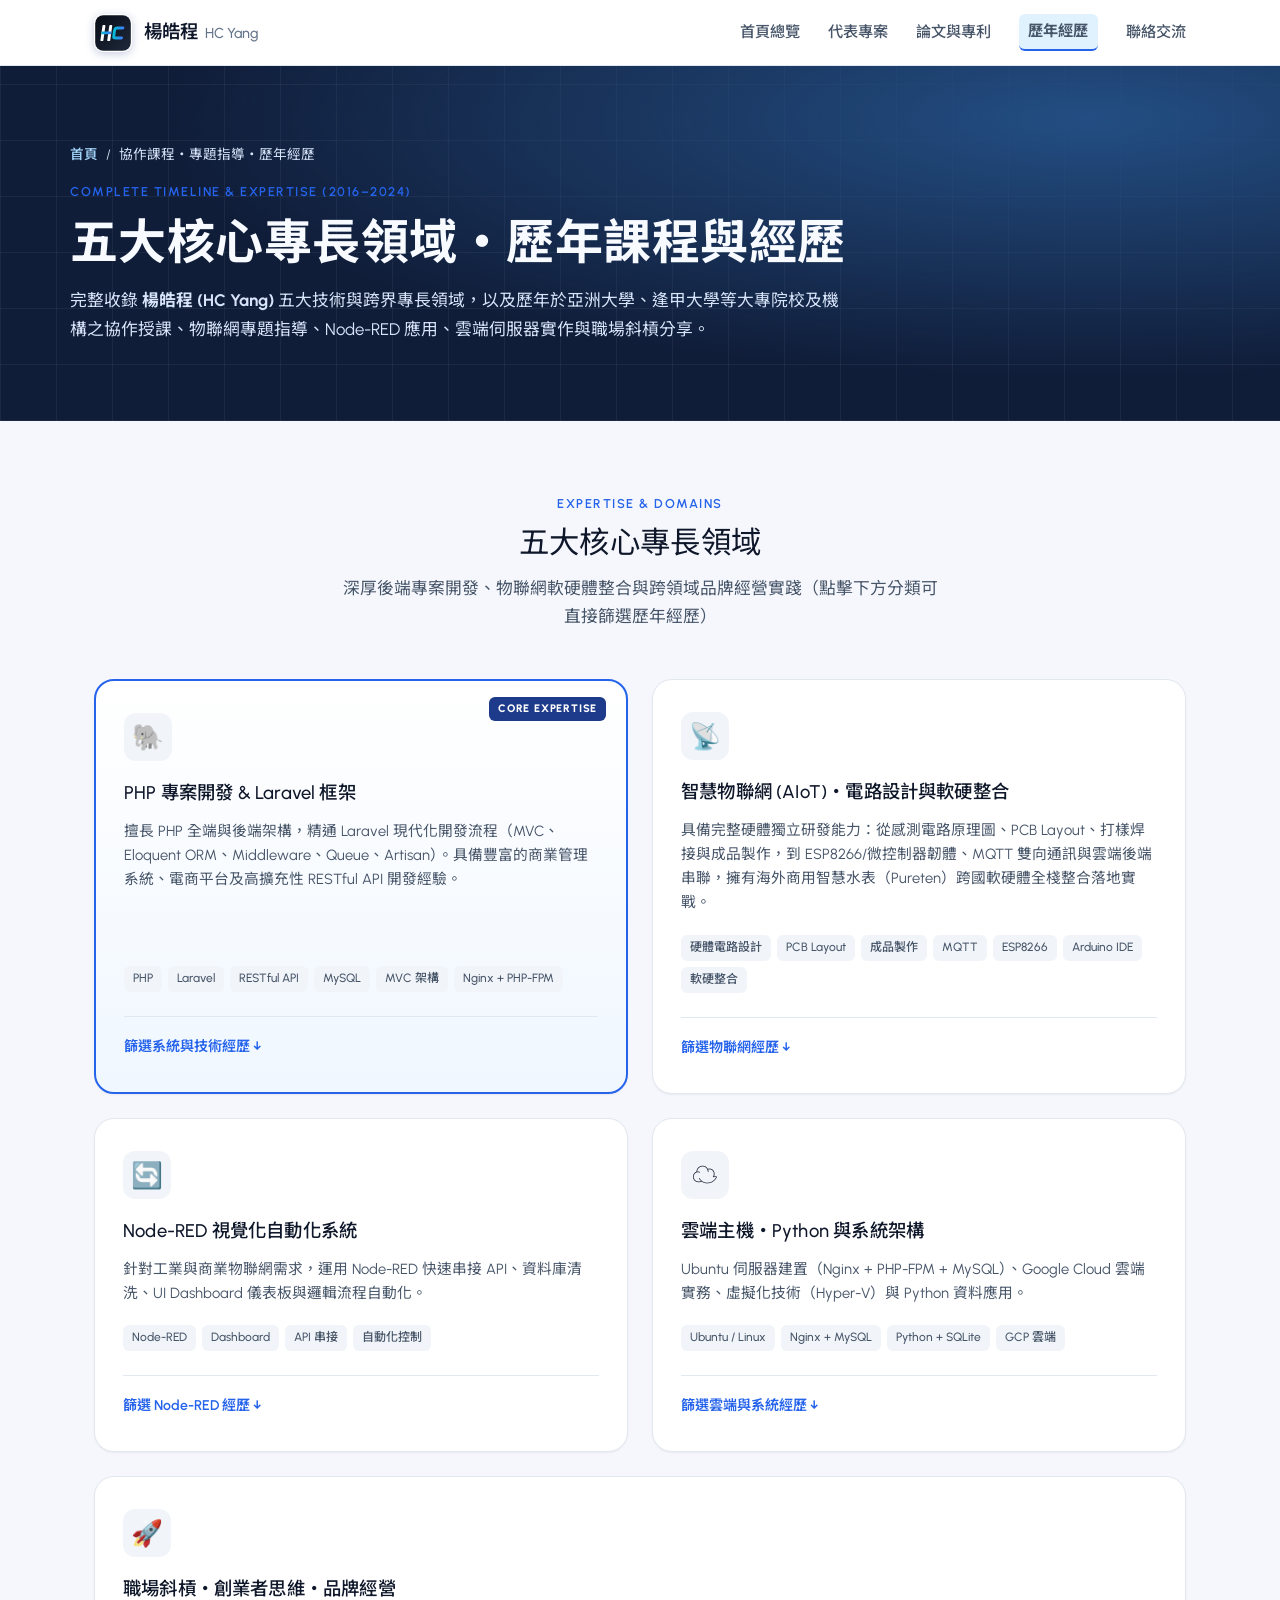
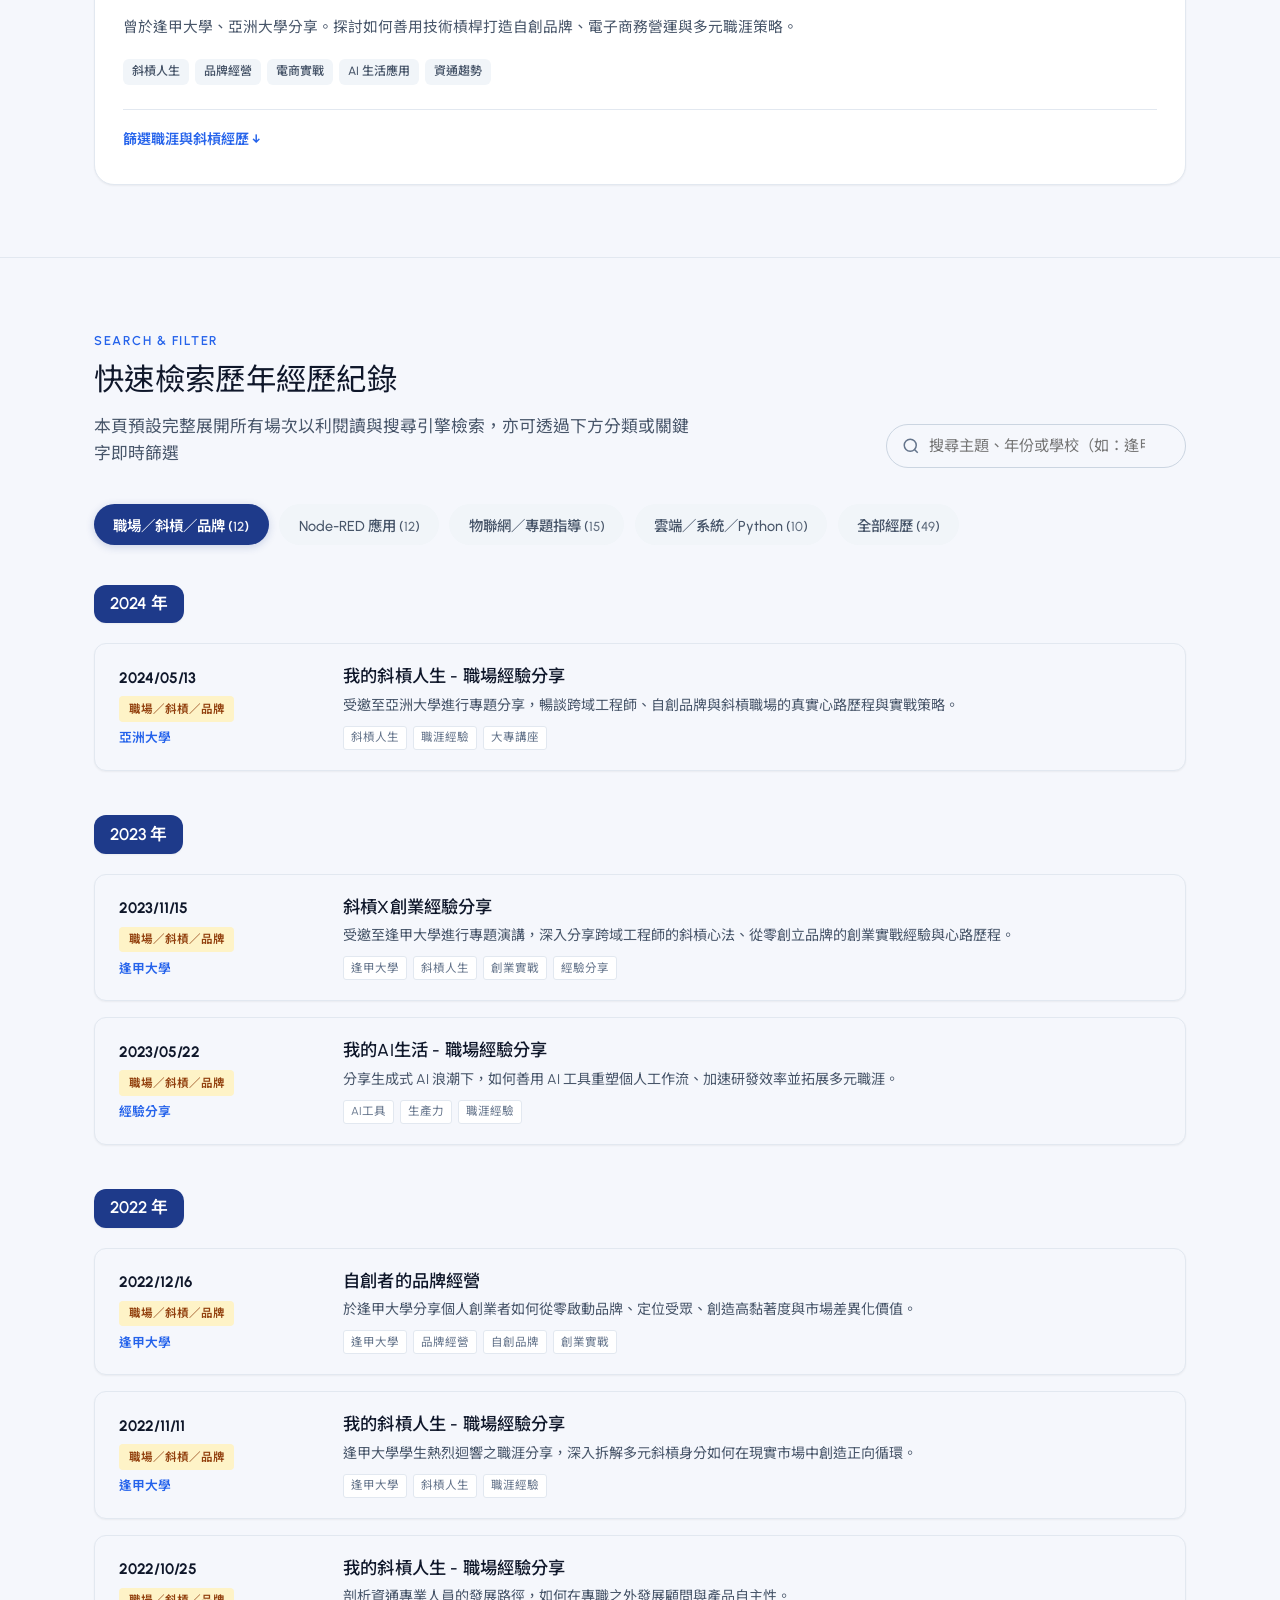
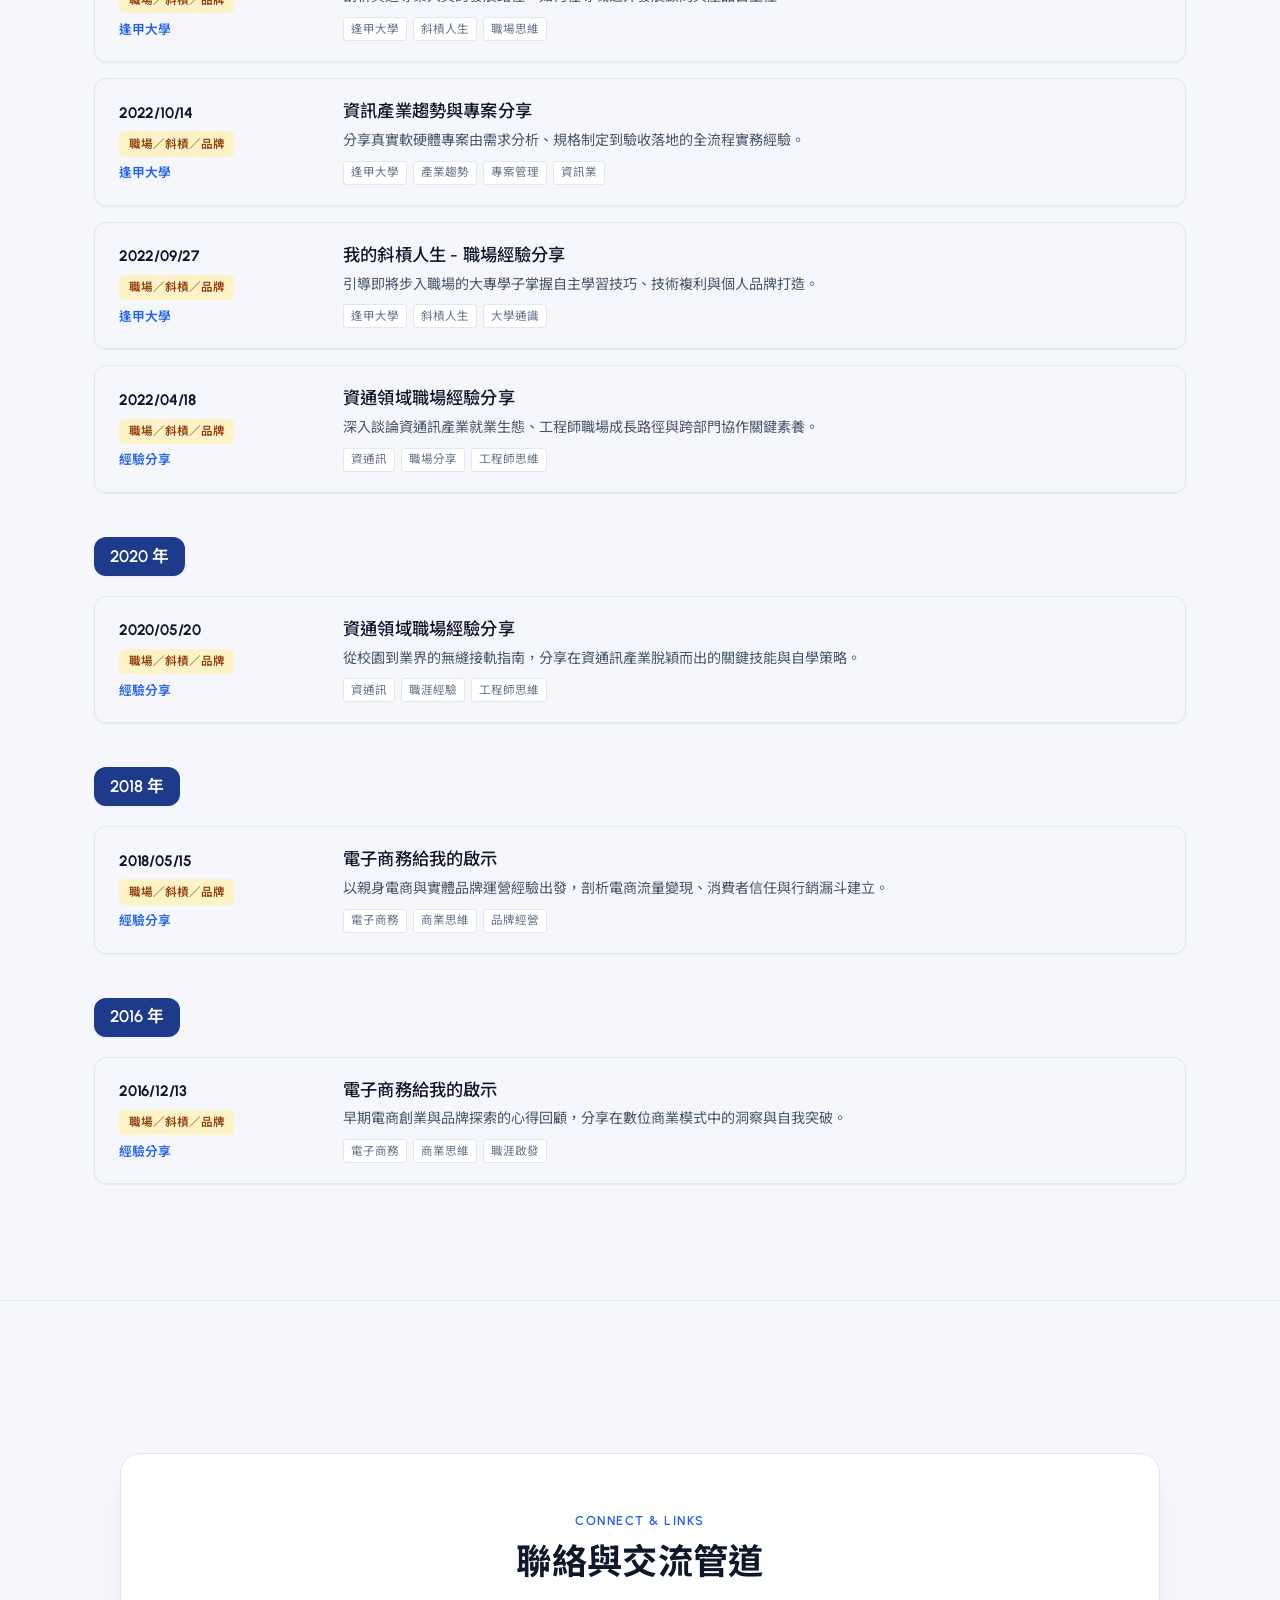
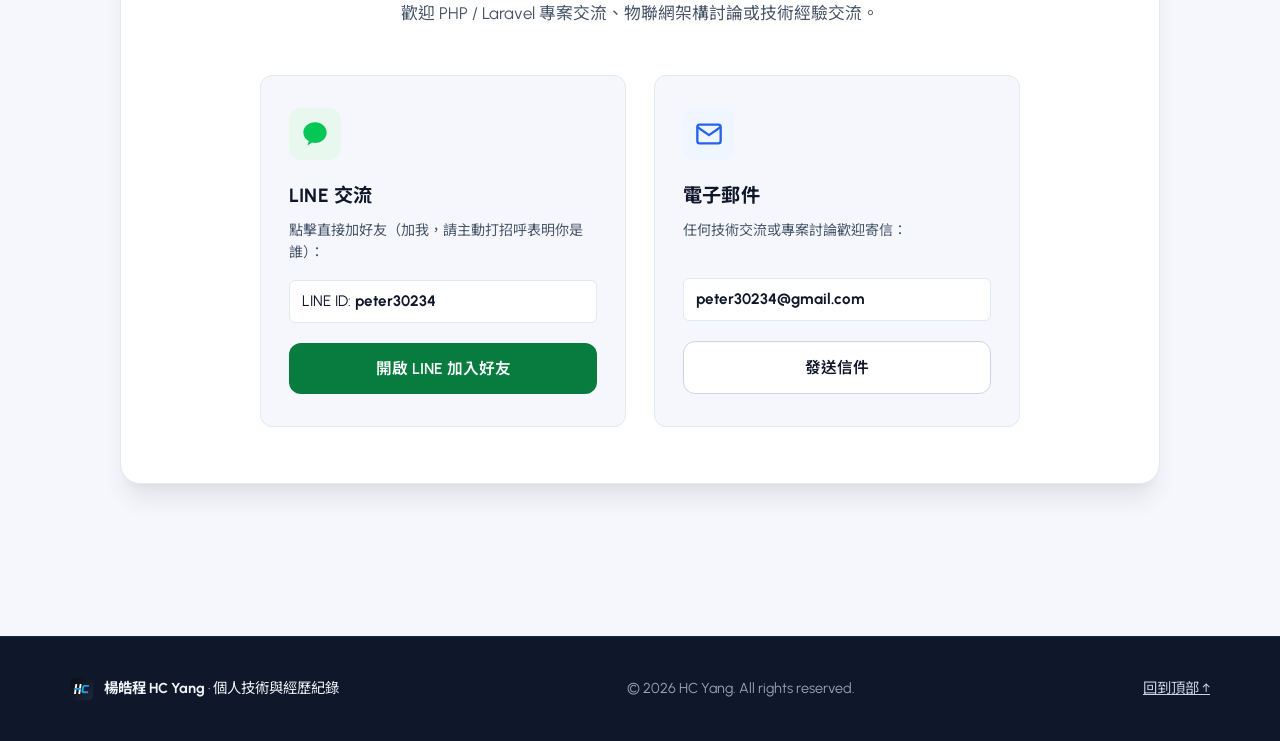
<file: experience.html>
﻿<!DOCTYPE html>
<html lang="zh-Hant-TW">
<head>
  <meta charset="UTF-8" />
  <script async src="https://www.googletagmanager.com/gtm.js?id=GTM-N45F698S"></script>
  <script>
    window.dataLayer = window.dataLayer || [];
    function gtag(){dataLayer.push(arguments);}
    gtag('js', new Date());
  </script>
  <meta http-equiv="X-UA-Compatible" content="IE=edge" />
  <meta http-equiv="Cache-Control" content="no-cache, no-store, must-revalidate" />
  <meta http-equiv="Pragma" content="no-cache" />
  <meta http-equiv="Expires" content="0" />
  <meta name="viewport" content="width=device-width, initial-scale=1.0" />
  <title>歷年經歷・協作課程・專題指導・大專院校演講紀錄 | 楊皓程 HC Yang</title>
  <meta name="description" content="楊皓程（HC Yang）歷年大專院校協作課程、專題指導與職場斜槓經驗分享完整紀錄：涵蓋亞洲大學、逢甲大學「斜槓X創業經驗分享」、「我的斜槓人生」、「自創者的品牌經營」、Node-RED 智慧聯網應用、MQTT、ESP8266、Python 與 Ubuntu LEMP 伺服器建置。" />
  <meta name="keywords" content="楊皓程, HC Yang, 逢甲大學, 亞洲大學, 斜槓X創業經驗分享, 我的斜槓人生, 自創者的品牌經營, Node-RED教學, MQTT, ESP8266, 專題指導, 協作課程, 物聯網課程" />
  <meta name="author" content="楊皓程 (Hao-Cheng Yang)" />
  <meta name="robots" content="index, follow" />
  <link rel="canonical" href="https://hc.csv.tw/experience.html" />

  <!-- Open Graph / Social Sharing -->
  <meta property="og:type" content="website" />
  <meta property="og:locale" content="zh_TW" />
  <meta property="og:site_name" content="楊皓程 HC Yang 個人官方網站" />
  <meta property="og:title" content="協作課程・專題指導・歷年演講經歷 | 楊皓程 HC Yang" />
  <meta property="og:description" content="完整收錄楊皓程（HC Yang）2016–2024 年大專院校（亞洲大學、逢甲大學）講座、斜槓創業經驗、Node-RED 物聯網應用、MQTT 專題指導與職場斜槓經驗分享紀錄。" />
  <meta property="og:url" content="https://hc.csv.tw/experience.html" />
  <meta property="og:image" content="https://hc.csv.tw/logo.svg" />
  <meta property="og:image:alt" content="楊皓程 HC Yang Logo" />

  <!-- Twitter Card -->
  <meta name="twitter:card" content="summary" />
  <meta name="twitter:title" content="協作課程・專題指導・歷年演講經歷 | 楊皓程 HC Yang" />
  <meta name="twitter:description" content="完整收錄楊皓程（HC Yang）2016–2024 年大專院校（亞洲大學、逢甲大學）講座、斜槓創業經驗、Node-RED 物聯網應用、MQTT 專題指導與職場斜槓經驗分享紀錄。" />
  <meta name="twitter:image" content="https://hc.csv.tw/logo.svg" />

  <meta name="theme-color" content="#1e3a8a" />
  <link rel="preconnect" href="https://fonts.googleapis.com" />
  <link rel="preconnect" href="https://fonts.gstatic.com" crossorigin />

  <link rel="icon" type="image/svg+xml" href="favicon.svg" />
  <link rel="apple-touch-icon" href="logo.svg" />
  <link rel="stylesheet" href="style.css?v=20261125-portfolio" />

  <!-- JSON-LD Structured Data -->
  <script type="application/ld+json">
  {
    "@context": "https://schema.org",
    "@graph": [
      {
        "@type": "BreadcrumbList",
        "itemListElement": [
          {
            "@type": "ListItem",
            "position": 1,
            "name": "首頁",
            "item": "https://hc.csv.tw/"
          },
          {
            "@type": "ListItem",
            "position": 2,
            "name": "歷年課程與演講經歷",
            "item": "https://hc.csv.tw/experience.html"
          }
        ]
      },
      {
        "@type": "CollectionPage",
        "@id": "https://hc.csv.tw/experience.html",
        "url": "https://hc.csv.tw/experience.html",
        "name": "楊皓程 (HC Yang) 協作課程 / 專題指導 / 歷年演講經歷完整紀錄",
        "description": "收錄 2016 至 2024 年共 48 場大專院校講座、智慧物聯網 (AIoT)、Node-RED、Python、雲端系統與斜槓品牌經營分享紀錄。"
      }
    ]
  }
  </script>
</head>
<body>
  <a class="skip-link" href="#main-content">跳至主要內容</a>
  <!-- Navigation -->
  <header class="site-header" id="top">
    <div class="nav-container">
      <a href="index.html" class="brand-logo">
        <img src="logo.svg" alt="楊皓程 HC Yang Logo" class="brand-logo-img" width="38" height="38" />
        <span class="logo-text">楊皓程 <span>HC Yang</span></span>
      </a>

      <button class="menu-toggle" id="menuToggle" type="button" aria-label="網站選單" aria-controls="mainNav" aria-expanded="false">
        <span class="bar"></span>
        <span class="bar"></span>
        <span class="bar"></span>
      </button>

      <nav class="main-nav" id="mainNav" aria-label="主導覽列">
        <a href="index.html" class="nav-link">首頁總覽</a>
        <a href="projects.html" class="nav-link">代表專案</a>
        <a href="publications.html" class="nav-link">論文與專利</a>
        <a href="experience.html" class="nav-link active" aria-current="page">歷年經歷</a>
        <a href="#contact" class="nav-link">聯絡交流</a>
      </nav>
    </div>
  </header>

  <main id="main-content" tabindex="-1">
    <!-- Subpage Hero -->
    <section class="page-hero">
      <div class="page-hero-container">
        <nav class="breadcrumb" aria-label="麵包屑導覽">
          <a href="index.html">首頁</a>
          <span class="breadcrumb-sep">/</span>
          <span aria-current="page">協作課程・專題指導・歷年經歷</span>
        </nav>
        <div class="section-label">COMPLETE TIMELINE & EXPERTISE (2016–2024)</div>
        <h1 class="page-hero-title">五大核心專長領域・歷年課程與經歷</h1>
        <p class="page-hero-desc">
          完整收錄 <strong>楊皓程 (HC Yang)</strong> 五大技術與跨界專長領域，以及歷年於亞洲大學、逢甲大學等大專院校及機構之協作授課、物聯網專題指導、Node-RED 應用、雲端伺服器實作與職場斜槓分享。
        </p>
      </div>
    </section>

    <!-- Core Domains Section (Detailed on Experience Page) -->
    <section class="domains-section" id="domains">
      <div class="section-container">
        <div class="section-header-center">
          <div class="section-label">EXPERTISE & DOMAINS</div>
          <h2 class="section-title">五大核心專長領域</h2>
          <p class="section-subtitle">深厚後端專案開發、物聯網軟硬體整合與跨領域品牌經營實踐（點擊下方分類可直接篩選歷年經歷）</p>
        </div>

        <div class="domain-cards-grid">
          <div class="domain-card domain-card-featured" data-domain-filter="php">
            <div class="domain-icon-box">🐘</div>
            <h3 class="domain-title">PHP 專案開發 & Laravel 框架</h3>
            <p class="domain-desc">
              擅長 PHP 全端與後端架構，精通 Laravel 現代化開發流程（MVC、Eloquent ORM、Middleware、Queue、Artisan）。具備豐富的商業管理系統、電商平台及高擴充性 RESTful API 開發經驗。
            </p>
            <div class="domain-keywords">
              <span>PHP</span>
              <span>Laravel</span>
              <span>RESTful API</span>
              <span>MySQL</span>
              <span>MVC 架構</span>
              <span>Nginx + PHP-FPM</span>
            </div>
            <div class="domain-footer">
              <button class="btn-filter-shortcut" onclick="filterByDomain('cloud')">篩選系統與技術經歷 &darr;</button>
            </div>
          </div>

          <div class="domain-card" data-domain-filter="aiot">
            <div class="domain-icon-box">📡</div>
            <h3 class="domain-title">智慧物聯網 (AIoT)・電路設計與軟硬整合</h3>
            <p class="domain-desc">
              具備完整硬體獨立研發能力：從感測電路原理圖、PCB Layout、打樣焊接與成品製作，到 ESP8266/微控制器韌體、MQTT 雙向通訊與雲端後端串聯，擁有海外商用智慧水表（Pureten）跨國軟硬體全棧整合落地實戰。
            </p>
            <div class="domain-keywords">
              <span>硬體電路設計</span>
              <span>PCB Layout</span>
              <span>成品製作</span>
              <span>MQTT</span>
              <span>ESP8266</span>
              <span>Arduino IDE</span>
              <span>軟硬整合</span>
            </div>
            <div class="domain-footer">
              <button class="btn-filter-shortcut" onclick="filterByDomain('aiot')">篩選物聯網經歷 &darr;</button>
            </div>
          </div>

          <div class="domain-card" data-domain-filter="nodered">
            <div class="domain-icon-box">🔄</div>
            <h3 class="domain-title">Node-RED 視覺化自動化系統</h3>
            <p class="domain-desc">
              針對工業與商業物聯網需求，運用 Node-RED 快速串接 API、資料庫清洗、UI Dashboard 儀表板與邏輯流程自動化。
            </p>
            <div class="domain-keywords">
              <span>Node-RED</span>
              <span>Dashboard</span>
              <span>API 串接</span>
              <span>自動化控制</span>
            </div>
            <div class="domain-footer">
              <button class="btn-filter-shortcut" onclick="filterByDomain('nodered')">篩選 Node-RED 經歷 &darr;</button>
            </div>
          </div>

          <div class="domain-card" data-domain-filter="cloud">
            <div class="domain-icon-box">☁️</div>
            <h3 class="domain-title">雲端主機・Python 與系統架構</h3>
            <p class="domain-desc">
              Ubuntu 伺服器建置（Nginx + PHP-FPM + MySQL）、Google Cloud 雲端實務、虛擬化技術（Hyper-V）與 Python 資料應用。
            </p>
            <div class="domain-keywords">
              <span>Ubuntu / Linux</span>
              <span>Nginx + MySQL</span>
              <span>Python + SQLite</span>
              <span>GCP 雲端</span>
            </div>
            <div class="domain-footer">
              <button class="btn-filter-shortcut" onclick="filterByDomain('cloud')">篩選雲端與系統經歷 &darr;</button>
            </div>
          </div>

          <div class="domain-card" data-domain-filter="career">
            <div class="domain-icon-box">🚀</div>
            <h3 class="domain-title">職場斜槓・創業者思維・品牌經營</h3>
            <p class="domain-desc">
              曾於逢甲大學、亞洲大學分享。探討如何善用技術槓桿打造自創品牌、電子商務營運與多元職涯策略。
            </p>
            <div class="domain-keywords">
              <span>斜槓人生</span>
              <span>品牌經營</span>
              <span>電商實戰</span>
              <span>AI 生活應用</span>
              <span>資通趨勢</span>
            </div>
            <div class="domain-footer">
              <button class="btn-filter-shortcut" onclick="filterByDomain('career')">篩選職涯與斜槓經歷 &darr;</button>
            </div>
          </div>
        </div>
      </div>
    </section>

    <!-- Full Static & Filterable Lectures Section -->
    <section class="lectures-section" id="lectures">
      <div class="section-container">
        <div class="section-header-row">
          <div>
            <div class="section-label">SEARCH & FILTER</div>
            <h2 class="section-title">快速檢索歷年經歷紀錄</h2>
            <p class="section-subtitle">本頁預設完整展開所有場次以利閱讀與搜尋引擎檢索，亦可透過下方分類或關鍵字即時篩選</p>
          </div>

          <div class="filter-controls-group">
            <div class="search-box">
              <svg class="search-icon" width="18" height="18" viewBox="0 0 24 24" fill="none" stroke="currentColor" stroke-width="2">
                <circle cx="11" cy="11" r="8"></circle>
                <line x1="21" y1="21" x2="16.65" y2="16.65"></line>
              </svg>
              <input type="text" id="lectureSearch" placeholder="搜尋主題、年份或學校（如：逢甲、亞洲大學、Node-Red、MQTT）..." />
              <button id="clearSearch" class="btn-clear-search" style="display: none;">&times;</button>
            </div>
          </div>
        </div>

        <!-- Filter Pills -->
        <div class="category-pills" id="categoryPills">
          <button class="pill-btn active" data-category="career">職場／斜槓／品牌 (<span id="count-career">11</span>)</button>
          <button class="pill-btn" data-category="nodered">Node-RED 應用 (<span id="count-nodered">12</span>)</button>
          <button class="pill-btn" data-category="aiot">物聯網／專題指導 (<span id="count-aiot">15</span>)</button>
          <button class="pill-btn" data-category="cloud">雲端／系統／Python (<span id="count-cloud">11</span>)</button>
          <button class="pill-btn" data-category="all">全部經歷 (<span id="count-all">49</span>)</button>
        </div>

        <!-- Timeline Container (Pre-rendered in static HTML for SEO crawlers!) -->
        <div class="lectures-wrapper">
          <div id="lecturesList" class="lectures-list" data-default-expanded="true">
            <div class="timeline-year-group">
              <div class="timeline-year-badge">2024 年</div>
              <div class="timeline-year-items">
                <article class="lecture-card" data-category="career">
                  <div class="lecture-meta">
                    <span class="lecture-date">2024/05/13</span>
                    <span class="lecture-cat-tag cat-career">職場／斜槓／品牌</span>
                    <span class="lecture-org">亞洲大學</span>
                  </div>
                  <div class="lecture-main">
                    <h3 class="lecture-title">我的斜槓人生 - 職場經驗分享</h3>
                    <p class="lecture-desc">受邀至亞洲大學進行專題分享，暢談跨域工程師、自創品牌與斜槓職場的真實心路歷程與實戰策略。</p>
                    <div class="item-tags"><span class="tag-pill">斜槓人生</span><span class="tag-pill">職涯經驗</span><span class="tag-pill">大專講座</span></div>
                  </div>
                </article>
              </div>
            </div>
            <div class="timeline-year-group">
              <div class="timeline-year-badge">2023 年</div>
              <div class="timeline-year-items">
                <article class="lecture-card" data-category="career">
                  <div class="lecture-meta">
                    <span class="lecture-date">2023/11/15</span>
                    <span class="lecture-cat-tag cat-career">職場／斜槓／品牌</span>
                    <span class="lecture-org">逢甲大學</span>
                  </div>
                  <div class="lecture-main">
                    <h3 class="lecture-title">斜槓X創業經驗分享</h3>
                    <p class="lecture-desc">受邀至逢甲大學進行專題演講，深入分享跨域工程師的斜槓心法、從零創立品牌的創業實戰經驗與心路歷程。</p>
                    <div class="item-tags"><span class="tag-pill">逢甲大學</span><span class="tag-pill">斜槓人生</span><span class="tag-pill">創業實戰</span><span class="tag-pill">經驗分享</span></div>
                  </div>
                </article>
                <article class="lecture-card" data-category="nodered">
                  <div class="lecture-meta">
                    <span class="lecture-date">2023/05/22</span>
                    <span class="lecture-cat-tag cat-nodered">Node-RED 應用</span>
                    <span class="lecture-org">協作課程</span>
                  </div>
                  <div class="lecture-main">
                    <h3 class="lecture-title">智慧聯網應用課程 - Node-Red 應用 - 4</h3>
                    <p class="lecture-desc">Node-RED 進階應用與複雜事件觸發，整合多元資料源與條件判斷邏輯。</p>
                    <div class="item-tags"><span class="tag-pill">Node-RED</span><span class="tag-pill">物聯網應用</span><span class="tag-pill">自動化流程</span></div>
                  </div>
                </article>
                <article class="lecture-card" data-category="career">
                  <div class="lecture-meta">
                    <span class="lecture-date">2023/05/22</span>
                    <span class="lecture-cat-tag cat-career">職場／斜槓／品牌</span>
                    <span class="lecture-org">經驗分享</span>
                  </div>
                  <div class="lecture-main">
                    <h3 class="lecture-title">我的AI生活 - 職場經驗分享</h3>
                    <p class="lecture-desc">分享生成式 AI 浪潮下，如何善用 AI 工具重塑個人工作流、加速研發效率並拓展多元職涯。</p>
                    <div class="item-tags"><span class="tag-pill">AI工具</span><span class="tag-pill">生產力</span><span class="tag-pill">職涯經驗</span></div>
                  </div>
                </article>
                <article class="lecture-card" data-category="nodered">
                  <div class="lecture-meta">
                    <span class="lecture-date">2023/05/16</span>
                    <span class="lecture-cat-tag cat-nodered">Node-RED 應用</span>
                    <span class="lecture-org">協作課程</span>
                  </div>
                  <div class="lecture-main">
                    <h3 class="lecture-title">智慧聯網應用課程 - Node-Red 應用 - 3</h3>
                    <p class="lecture-desc">Node-RED 第三階段實戰，教授外部 API 資料對接、Webhook 監聽與即時資料清洗。</p>
                    <div class="item-tags"><span class="tag-pill">Node-RED</span><span class="tag-pill">API串接</span><span class="tag-pill">數據流處理</span></div>
                  </div>
                </article>
                <article class="lecture-card" data-category="nodered">
                  <div class="lecture-meta">
                    <span class="lecture-date">2023/05/09</span>
                    <span class="lecture-cat-tag cat-nodered">Node-RED 應用</span>
                    <span class="lecture-org">協作課程</span>
                  </div>
                  <div class="lecture-main">
                    <h3 class="lecture-title">智慧聯網應用課程 - Node-Red 應用 - 2</h3>
                    <p class="lecture-desc">深入常用節點語法解析、Function 節點撰寫以及資料格式轉換實務。</p>
                    <div class="item-tags"><span class="tag-pill">Node-RED</span><span class="tag-pill">節點實作</span><span class="tag-pill">Dashboard</span></div>
                  </div>
                </article>
                <article class="lecture-card" data-category="nodered">
                  <div class="lecture-meta">
                    <span class="lecture-date">2023/05/02</span>
                    <span class="lecture-cat-tag cat-nodered">Node-RED 應用</span>
                    <span class="lecture-org">協作課程</span>
                  </div>
                  <div class="lecture-main">
                    <h3 class="lecture-title">智慧聯網應用課程 - Node-Red 應用 - 1</h3>
                    <p class="lecture-desc">Node-RED 架構解析、視覺化流程編輯器核心思維與第一個工作流程設計。</p>
                    <div class="item-tags"><span class="tag-pill">Node-RED</span><span class="tag-pill">視覺化程式</span><span class="tag-pill">入門上手</span></div>
                  </div>
                </article>
                <article class="lecture-card" data-category="aiot">
                  <div class="lecture-meta">
                    <span class="lecture-date">2023/03/11</span>
                    <span class="lecture-cat-tag cat-aiot">物聯網／專題指導</span>
                    <span class="lecture-org">專題指導</span>
                  </div>
                  <div class="lecture-main">
                    <h3 class="lecture-title">Sonoff Basic R2 Arduino IDE + MQTT 教學</h3>
                    <p class="lecture-desc">帶領學員使用 Arduino IDE 燒錄 Sonoff Basic R2，實作 MQTT 雲端遙控智慧開關與電路安全機制。</p>
                    <div class="item-tags"><span class="tag-pill">Sonoff R2</span><span class="tag-pill">Arduino IDE</span><span class="tag-pill">MQTT</span><span class="tag-pill">智慧插座</span></div>
                  </div>
                </article>
              </div>
            </div>
            <div class="timeline-year-group">
              <div class="timeline-year-badge">2022 年</div>
              <div class="timeline-year-items">
                <article class="lecture-card" data-category="nodered">
                  <div class="lecture-meta">
                    <span class="lecture-date">2022/12/29</span>
                    <span class="lecture-cat-tag cat-nodered">Node-RED 應用</span>
                    <span class="lecture-org">協作課程</span>
                  </div>
                  <div class="lecture-main">
                    <h3 class="lecture-title">智慧聯網應用課程 - Node-Red 應用 - 6</h3>
                    <p class="lecture-desc">智慧聯網系統綜合實作成果驗證，包含系統除錯、日誌記錄與穩定性測試。</p>
                    <div class="item-tags"><span class="tag-pill">Node-RED</span><span class="tag-pill">整合成果</span><span class="tag-pill">期末實務</span></div>
                  </div>
                </article>
                <article class="lecture-card" data-category="nodered">
                  <div class="lecture-meta">
                    <span class="lecture-date">2022/12/27</span>
                    <span class="lecture-cat-tag cat-nodered">Node-RED 應用</span>
                    <span class="lecture-org">協作課程</span>
                  </div>
                  <div class="lecture-main">
                    <h3 class="lecture-title">智慧聯網應用課程 - Node-Red 應用 - 5</h3>
                    <p class="lecture-desc">將 Node-RED 系統串聯雲端資料庫與外部警報推播服務（LINE Notify / Telegram）。</p>
                    <div class="item-tags"><span class="tag-pill">Node-RED</span><span class="tag-pill">雲端部署</span><span class="tag-pill">物聯網實作</span></div>
                  </div>
                </article>
                <article class="lecture-card" data-category="nodered">
                  <div class="lecture-meta">
                    <span class="lecture-date">2022/12/25</span>
                    <span class="lecture-cat-tag cat-nodered">Node-RED 應用</span>
                    <span class="lecture-org">協作課程</span>
                  </div>
                  <div class="lecture-main">
                    <h3 class="lecture-title">智慧聯網應用課程 - Node-Red 應用 - 4</h3>
                    <p class="lecture-desc">UI Dashboard 儀表板架設實作，圖形化即時數據圖表與互動按鈕設計。</p>
                    <div class="item-tags"><span class="tag-pill">Node-RED</span><span class="tag-pill">Dashboard</span><span class="tag-pill">儀表板</span></div>
                  </div>
                </article>
                <article class="lecture-card" data-category="nodered">
                  <div class="lecture-meta">
                    <span class="lecture-date">2022/12/22</span>
                    <span class="lecture-cat-tag cat-nodered">Node-RED 應用</span>
                    <span class="lecture-org">協作課程</span>
                  </div>
                  <div class="lecture-main">
                    <h3 class="lecture-title">智慧聯網應用課程 - Node-Red 應用 - 3</h3>
                    <p class="lecture-desc">結合 MQTT Broker 即時監聽與處理前端硬體感測器上傳的數據封包。</p>
                    <div class="item-tags"><span class="tag-pill">Node-RED</span><span class="tag-pill">MQTT</span><span class="tag-pill">感測數據</span></div>
                  </div>
                </article>
                <article class="lecture-card" data-category="nodered">
                  <div class="lecture-meta">
                    <span class="lecture-date">2022/12/20</span>
                    <span class="lecture-cat-tag cat-nodered">Node-RED 應用</span>
                    <span class="lecture-org">協作課程</span>
                  </div>
                  <div class="lecture-main">
                    <h3 class="lecture-title">智慧聯網應用課程 - Node-Red 應用 - 2</h3>
                    <p class="lecture-desc">Switch 路由分支節點、Change 節點與全域變數 Context 的正確使用技巧。</p>
                    <div class="item-tags"><span class="tag-pill">Node-RED</span><span class="tag-pill">進階控制</span><span class="tag-pill">條件路由</span></div>
                  </div>
                </article>
                <article class="lecture-card" data-category="nodered">
                  <div class="lecture-meta">
                    <span class="lecture-date">2022/12/18</span>
                    <span class="lecture-cat-tag cat-nodered">Node-RED 應用</span>
                    <span class="lecture-org">協作課程</span>
                  </div>
                  <div class="lecture-main">
                    <h3 class="lecture-title">智慧聯網應用課程 - Node-Red 應用 - 1</h3>
                    <p class="lecture-desc">從零開始搭建 Node-RED 運作環境，掌握流程編輯核心觀念。</p>
                    <div class="item-tags"><span class="tag-pill">Node-RED</span><span class="tag-pill">核心基礎</span><span class="tag-pill">flow構建</span></div>
                  </div>
                </article>
                <article class="lecture-card" data-category="career">
                  <div class="lecture-meta">
                    <span class="lecture-date">2022/12/16</span>
                    <span class="lecture-cat-tag cat-career">職場／斜槓／品牌</span>
                    <span class="lecture-org">逢甲大學</span>
                  </div>
                  <div class="lecture-main">
                    <h3 class="lecture-title">自創者的品牌經營</h3>
                    <p class="lecture-desc">於逢甲大學分享個人創業者如何從零啟動品牌、定位受眾、創造高黏著度與市場差異化價值。</p>
                    <div class="item-tags"><span class="tag-pill">逢甲大學</span><span class="tag-pill">品牌經營</span><span class="tag-pill">自創品牌</span><span class="tag-pill">創業實戰</span></div>
                  </div>
                </article>
                <article class="lecture-card" data-category="nodered">
                  <div class="lecture-meta">
                    <span class="lecture-date">2022/12/15</span>
                    <span class="lecture-cat-tag cat-nodered">Node-RED 應用</span>
                    <span class="lecture-org">協作課程</span>
                  </div>
                  <div class="lecture-main">
                    <h3 class="lecture-title">智慧聯網應用課程 - Node-Red 介紹、安裝與設定 - 2</h3>
                    <p class="lecture-desc">伺服器權限管理、節點安裝套件管理（Node-RED nodes library）與設定調優。</p>
                    <div class="item-tags"><span class="tag-pill">Node-RED</span><span class="tag-pill">伺服器環境</span><span class="tag-pill">安全設定</span></div>
                  </div>
                </article>
                <article class="lecture-card" data-category="nodered">
                  <div class="lecture-meta">
                    <span class="lecture-date">2022/12/13</span>
                    <span class="lecture-cat-tag cat-nodered">Node-RED 應用</span>
                    <span class="lecture-org">協作課程</span>
                  </div>
                  <div class="lecture-main">
                    <h3 class="lecture-title">智慧聯網應用課程 - Node-Red 介紹、安裝與設定 - 1</h3>
                    <p class="lecture-desc">Node-RED 原理簡介與跨平台安裝教學，建立標準化智慧聯網實作基石。</p>
                    <div class="item-tags"><span class="tag-pill">Node-RED</span><span class="tag-pill">環境建置</span><span class="tag-pill">安裝教學</span></div>
                  </div>
                </article>
                <article class="lecture-card" data-category="aiot">
                  <div class="lecture-meta">
                    <span class="lecture-date">2022/11/14</span>
                    <span class="lecture-cat-tag cat-aiot">物聯網／專題指導</span>
                    <span class="lecture-org">協作課程</span>
                  </div>
                  <div class="lecture-main">
                    <h3 class="lecture-title">智慧聯網應用課程 - 3</h3>
                    <p class="lecture-desc">感測器硬體訊號擷取、ADC類比轉數位與校準計算方法實習。</p>
                    <div class="item-tags"><span class="tag-pill">物聯網應用</span><span class="tag-pill">感測整合</span><span class="tag-pill">實作練習</span></div>
                  </div>
                </article>
                <article class="lecture-card" data-category="career">
                  <div class="lecture-meta">
                    <span class="lecture-date">2022/11/11</span>
                    <span class="lecture-cat-tag cat-career">職場／斜槓／品牌</span>
                    <span class="lecture-org">逢甲大學</span>
                  </div>
                  <div class="lecture-main">
                    <h3 class="lecture-title">我的斜槓人生 - 職場經驗分享</h3>
                    <p class="lecture-desc">逢甲大學學生熱烈迴響之職涯分享，深入拆解多元斜槓身分如何在現實市場中創造正向循環。</p>
                    <div class="item-tags"><span class="tag-pill">逢甲大學</span><span class="tag-pill">斜槓人生</span><span class="tag-pill">職涯經驗</span></div>
                  </div>
                </article>
                <article class="lecture-card" data-category="aiot">
                  <div class="lecture-meta">
                    <span class="lecture-date">2022/10/31</span>
                    <span class="lecture-cat-tag cat-aiot">物聯網／專題指導</span>
                    <span class="lecture-org">協作課程</span>
                  </div>
                  <div class="lecture-main">
                    <h3 class="lecture-title">智慧聯網應用課程 - 2</h3>
                    <p class="lecture-desc">繼電器開關控制、GPIO 輸出入邏輯與硬體防護電路原理。</p>
                    <div class="item-tags"><span class="tag-pill">物聯網通訊</span><span class="tag-pill">數位訊號</span><span class="tag-pill">控制模組</span></div>
                  </div>
                </article>
                <article class="lecture-card" data-category="career">
                  <div class="lecture-meta">
                    <span class="lecture-date">2022/10/25</span>
                    <span class="lecture-cat-tag cat-career">職場／斜槓／品牌</span>
                    <span class="lecture-org">逢甲大學</span>
                  </div>
                  <div class="lecture-main">
                    <h3 class="lecture-title">我的斜槓人生 - 職場經驗分享</h3>
                    <p class="lecture-desc">剖析資通專業人員的發展路徑，如何在專職之外發展顧問與產品自主性。</p>
                    <div class="item-tags"><span class="tag-pill">逢甲大學</span><span class="tag-pill">斜槓人生</span><span class="tag-pill">職場思維</span></div>
                  </div>
                </article>
                <article class="lecture-card" data-category="aiot">
                  <div class="lecture-meta">
                    <span class="lecture-date">2022/10/24</span>
                    <span class="lecture-cat-tag cat-aiot">物聯網／專題指導</span>
                    <span class="lecture-org">協作課程</span>
                  </div>
                  <div class="lecture-main">
                    <h3 class="lecture-title">智慧聯網應用課程 - 1</h3>
                    <p class="lecture-desc">物聯網三層架構（感知層、網路層、應用層）全貌與實作演練指引。</p>
                    <div class="item-tags"><span class="tag-pill">物聯網入門</span><span class="tag-pill">體系架構</span><span class="tag-pill">協作專題</span></div>
                  </div>
                </article>
                <article class="lecture-card" data-category="career">
                  <div class="lecture-meta">
                    <span class="lecture-date">2022/10/14</span>
                    <span class="lecture-cat-tag cat-career">職場／斜槓／品牌</span>
                    <span class="lecture-org">逢甲大學</span>
                  </div>
                  <div class="lecture-main">
                    <h3 class="lecture-title">資訊產業趨勢與專案分享</h3>
                    <p class="lecture-desc">分享真實軟硬體專案由需求分析、規格制定到驗收落地的全流程實務經驗。</p>
                    <div class="item-tags"><span class="tag-pill">逢甲大學</span><span class="tag-pill">產業趨勢</span><span class="tag-pill">專案管理</span><span class="tag-pill">資訊業</span></div>
                  </div>
                </article>
                <article class="lecture-card" data-category="cloud">
                  <div class="lecture-meta">
                    <span class="lecture-date">2022/10/06</span>
                    <span class="lecture-cat-tag cat-cloud">雲端／系統／Python</span>
                    <span class="lecture-org">技術實作</span>
                  </div>
                  <div class="lecture-main">
                    <h3 class="lecture-title">Ubuntu 安裝 Nginx + PHP-FPM + MySQL + phpMyAdmin</h3>
                    <p class="lecture-desc">完整的 Linux 雲端伺服器 LEMP 堆疊部署指南，從零打造穩定高效的 Web 服務環境。</p>
                    <div class="item-tags"><span class="tag-pill">Ubuntu</span><span class="tag-pill">Nginx</span><span class="tag-pill">LEMP</span><span class="tag-pill">MySQL</span><span class="tag-pill">PHP-FPM</span></div>
                  </div>
                </article>
                <article class="lecture-card" data-category="career">
                  <div class="lecture-meta">
                    <span class="lecture-date">2022/09/27</span>
                    <span class="lecture-cat-tag cat-career">職場／斜槓／品牌</span>
                    <span class="lecture-org">逢甲大學</span>
                  </div>
                  <div class="lecture-main">
                    <h3 class="lecture-title">我的斜槓人生 - 職場經驗分享</h3>
                    <p class="lecture-desc">引導即將步入職場的大專學子掌握自主學習技巧、技術複利與個人品牌打造。</p>
                    <div class="item-tags"><span class="tag-pill">逢甲大學</span><span class="tag-pill">斜槓人生</span><span class="tag-pill">大學通識</span></div>
                  </div>
                </article>
                <article class="lecture-card" data-category="cloud">
                  <div class="lecture-meta">
                    <span class="lecture-date">2022/09/08</span>
                    <span class="lecture-cat-tag cat-cloud">雲端／系統／Python</span>
                    <span class="lecture-org">技術實作</span>
                  </div>
                  <div class="lecture-main">
                    <h3 class="lecture-title">安裝MQTT伺服器 &amp; 測試與程式開發</h3>
                    <p class="lecture-desc">手把手建置 Mosquitto MQTT Broker，設置帳號密碼權限認證，並完成 Pub/Sub 聯網測試。</p>
                    <div class="item-tags"><span class="tag-pill">MQTT Broker</span><span class="tag-pill">Mosquitto</span><span class="tag-pill">網路通訊</span><span class="tag-pill">IoT伺服器</span></div>
                  </div>
                </article>
                <article class="lecture-card" data-category="cloud">
                  <div class="lecture-meta">
                    <span class="lecture-date">2022/08/30</span>
                    <span class="lecture-cat-tag cat-cloud">雲端／系統／Python</span>
                    <span class="lecture-org">技術實作</span>
                  </div>
                  <div class="lecture-main">
                    <h3 class="lecture-title">Microsoft Hyper-V安裝Ubuntu虛擬機器教學</h3>
                    <p class="lecture-desc">在 Windows 系統利用原生 Hyper-V 快速建置 Ubuntu Linux 獨立開發與測試虛擬機器。</p>
                    <div class="item-tags"><span class="tag-pill">Hyper-V</span><span class="tag-pill">Ubuntu</span><span class="tag-pill">虛擬機器</span><span class="tag-pill">開發環境</span></div>
                  </div>
                </article>
                <article class="lecture-card" data-category="career">
                  <div class="lecture-meta">
                    <span class="lecture-date">2022/04/18</span>
                    <span class="lecture-cat-tag cat-career">職場／斜槓／品牌</span>
                    <span class="lecture-org">經驗分享</span>
                  </div>
                  <div class="lecture-main">
                    <h3 class="lecture-title">資通領域職場經驗分享</h3>
                    <p class="lecture-desc">深入談論資通訊產業就業生態、工程師職場成長路徑與跨部門協作關鍵素養。</p>
                    <div class="item-tags"><span class="tag-pill">資通訊</span><span class="tag-pill">職場分享</span><span class="tag-pill">工程師思維</span></div>
                  </div>
                </article>
                <article class="lecture-card" data-category="aiot">
                  <div class="lecture-meta">
                    <span class="lecture-date">2022/03/28</span>
                    <span class="lecture-cat-tag cat-aiot">物聯網／專題指導</span>
                    <span class="lecture-org">專題講座</span>
                  </div>
                  <div class="lecture-main">
                    <h3 class="lecture-title">智慧物聯網(AIoT)</h3>
                    <p class="lecture-desc">探討 AI 邊緣運算與物聯網感測架構的結合，打造具備自動決策能力的智慧場域。</p>
                    <div class="item-tags"><span class="tag-pill">AIoT</span><span class="tag-pill">智慧物聯網</span><span class="tag-pill">人工智慧與感測</span></div>
                  </div>
                </article>
                <article class="lecture-card" data-category="cloud">
                  <div class="lecture-meta">
                    <span class="lecture-date">2022/03/25</span>
                    <span class="lecture-cat-tag cat-cloud">雲端／系統／Python</span>
                    <span class="lecture-org">技術實作</span>
                  </div>
                  <div class="lecture-main">
                    <h3 class="lecture-title">Python程式入門 - Part.4 (SQLite)</h3>
                    <p class="lecture-desc">使用 Python 連結輕量級關聯資料庫 SQLite，實作資料持久化儲存與查詢。</p>
                    <div class="item-tags"><span class="tag-pill">Python</span><span class="tag-pill">SQLite</span><span class="tag-pill">資料庫</span><span class="tag-pill">CRUD</span></div>
                  </div>
                </article>
                <article class="lecture-card" data-category="cloud">
                  <div class="lecture-meta">
                    <span class="lecture-date">2022/03/21</span>
                    <span class="lecture-cat-tag cat-cloud">雲端／系統／Python</span>
                    <span class="lecture-org">技術實作</span>
                  </div>
                  <div class="lecture-main">
                    <h3 class="lecture-title">Python程式入門 - Part.3 (模組應用、存取檔案、網路連線)</h3>
                    <p class="lecture-desc">模組套件引入、文字與檔案存取操作，以及利用 Requests 串接網路 API 取得資料。</p>
                    <div class="item-tags"><span class="tag-pill">Python</span><span class="tag-pill">模組應用</span><span class="tag-pill">檔案I/O</span><span class="tag-pill">Requests網路連線</span></div>
                  </div>
                </article>
                <article class="lecture-card" data-category="cloud">
                  <div class="lecture-meta">
                    <span class="lecture-date">2022/03/14</span>
                    <span class="lecture-cat-tag cat-cloud">雲端／系統／Python</span>
                    <span class="lecture-org">技術實作</span>
                  </div>
                  <div class="lecture-main">
                    <h3 class="lecture-title">Python程式入門 - Part.2 (迴圈、自訂變數)</h3>
                    <p class="lecture-desc">for / while 迴圈運作流程、自訂函式結構與資料結構（List / Dict）基礎操作。</p>
                    <div class="item-tags"><span class="tag-pill">Python</span><span class="tag-pill">迴圈結構</span><span class="tag-pill">函式設計</span></div>
                  </div>
                </article>
                <article class="lecture-card" data-category="cloud">
                  <div class="lecture-meta">
                    <span class="lecture-date">2022/03/07</span>
                    <span class="lecture-cat-tag cat-cloud">雲端／系統／Python</span>
                    <span class="lecture-org">技術實作</span>
                  </div>
                  <div class="lecture-main">
                    <h3 class="lecture-title">Python程式入門 - Part.1 (列印、變數、運算式、判斷式)</h3>
                    <p class="lecture-desc">零基礎學 Python，掌握變數型態、基礎運算符與 if-else 邏輯控制語法。</p>
                    <div class="item-tags"><span class="tag-pill">Python</span><span class="tag-pill">基礎入門</span><span class="tag-pill">邏輯判斷</span></div>
                  </div>
                </article>
              </div>
            </div>
            <div class="timeline-year-group">
              <div class="timeline-year-badge">2021 年</div>
              <div class="timeline-year-items">
                <article class="lecture-card" data-category="aiot">
                  <div class="lecture-meta">
                    <span class="lecture-date">2021/12/28</span>
                    <span class="lecture-cat-tag cat-aiot">物聯網／專題指導</span>
                    <span class="lecture-org">專題指導</span>
                  </div>
                  <div class="lecture-main">
                    <h3 class="lecture-title">物聯網雲端應用 (Adafruit.io)</h3>
                    <p class="lecture-desc">使用 Adafruit.io 雲端平台建立即時儀表板，搭配 Python MQTT 客戶端發佈與訂閱數據。</p>
                    <div class="item-tags"><span class="tag-pill">Adafruit.io</span><span class="tag-pill">雲端IoT</span><span class="tag-pill">Python</span><span class="tag-pill">MQTT</span></div>
                  </div>
                </article>
                <article class="lecture-card" data-category="aiot">
                  <div class="lecture-meta">
                    <span class="lecture-date">2021/11/16</span>
                    <span class="lecture-cat-tag cat-aiot">物聯網／專題指導</span>
                    <span class="lecture-org">專題指導</span>
                  </div>
                  <div class="lecture-main">
                    <h3 class="lecture-title">專題指導 (物聯網雲端應用MQTT)</h3>
                    <p class="lecture-desc">大專學生畢業專題指導，針對 MQTT 通訊穩定性、斷線重連機制與封包格式優化給予輔導。</p>
                    <div class="item-tags"><span class="tag-pill">專題指導</span><span class="tag-pill">MQTT</span><span class="tag-pill">物聯網雲端</span></div>
                  </div>
                </article>
                <article class="lecture-card" data-category="aiot">
                  <div class="lecture-meta">
                    <span class="lecture-date">2021/11/02</span>
                    <span class="lecture-cat-tag cat-aiot">物聯網／專題指導</span>
                    <span class="lecture-org">專題指導</span>
                  </div>
                  <div class="lecture-main">
                    <h3 class="lecture-title">專題指導 (物聯網雲端應用MQTT)</h3>
                    <p class="lecture-desc">指導專題小組建置物聯網伺服器，將後端服務與資料庫串接部署至雲端空間。</p>
                    <div class="item-tags"><span class="tag-pill">專題指導</span><span class="tag-pill">Heroku</span><span class="tag-pill">雲端部署</span><span class="tag-pill">MQTT</span></div>
                  </div>
                </article>
                <article class="lecture-card" data-category="aiot">
                  <div class="lecture-meta">
                    <span class="lecture-date">2021/10/18</span>
                    <span class="lecture-cat-tag cat-aiot">物聯網／專題指導</span>
                    <span class="lecture-org">專題指導</span>
                  </div>
                  <div class="lecture-main">
                    <h3 class="lecture-title">專題指導 (物聯網雲端應用)</h3>
                    <p class="lecture-desc">協助專題題目架構審查、技術可行性評估與系統流程原型（MVP）打造。</p>
                    <div class="item-tags"><span class="tag-pill">專題指導</span><span class="tag-pill">物聯網架構</span><span class="tag-pill">軟硬體整合</span></div>
                  </div>
                </article>
                <article class="lecture-card" data-category="aiot">
                  <div class="lecture-meta">
                    <span class="lecture-date">2021/10/12</span>
                    <span class="lecture-cat-tag cat-aiot">物聯網／專題指導</span>
                    <span class="lecture-org">技術實作</span>
                  </div>
                  <div class="lecture-main">
                    <h3 class="lecture-title">物聯網雲端應用</h3>
                    <p class="lecture-desc">系統化建立物聯網雲端連線基礎，介紹業界常見的雲端架構與實務案例。</p>
                    <div class="item-tags"><span class="tag-pill">物聯網</span><span class="tag-pill">雲端平台</span><span class="tag-pill">通訊整合</span></div>
                  </div>
                </article>
              </div>
            </div>
            <div class="timeline-year-group">
              <div class="timeline-year-badge">2020 年</div>
              <div class="timeline-year-items">
                <article class="lecture-card" data-category="career">
                  <div class="lecture-meta">
                    <span class="lecture-date">2020/05/20</span>
                    <span class="lecture-cat-tag cat-career">職場／斜槓／品牌</span>
                    <span class="lecture-org">經驗分享</span>
                  </div>
                  <div class="lecture-main">
                    <h3 class="lecture-title">資通領域職場經驗分享</h3>
                    <p class="lecture-desc">從校園到業界的無縫接軌指南，分享在資通訊產業脫穎而出的關鍵技能與自學策略。</p>
                    <div class="item-tags"><span class="tag-pill">資通訊</span><span class="tag-pill">職涯經驗</span><span class="tag-pill">工程師思維</span></div>
                  </div>
                </article>
              </div>
            </div>
            <div class="timeline-year-group">
              <div class="timeline-year-badge">2019 年</div>
              <div class="timeline-year-items">
                <article class="lecture-card" data-category="cloud">
                  <div class="lecture-meta">
                    <span class="lecture-date">2019/10/29</span>
                    <span class="lecture-cat-tag cat-cloud">雲端／系統／Python</span>
                    <span class="lecture-org">技術實作</span>
                  </div>
                  <div class="lecture-main">
                    <h3 class="lecture-title">TCP/IP 通訊原理與應用</h3>
                    <p class="lecture-desc">深入底層解析 TCP/IP 握手機制、封包傳輸、Socket 程式設計與網路通訊除錯技巧。</p>
                    <div class="item-tags"><span class="tag-pill">TCP/IP</span><span class="tag-pill">網路通訊</span><span class="tag-pill">Socket</span><span class="tag-pill">封包原理</span></div>
                  </div>
                </article>
                <article class="lecture-card" data-category="aiot">
                  <div class="lecture-meta">
                    <span class="lecture-date">2019/04/16</span>
                    <span class="lecture-cat-tag cat-aiot">物聯網／專題指導</span>
                    <span class="lecture-org">技術實作</span>
                  </div>
                  <div class="lecture-main">
                    <h3 class="lecture-title">ESP8266課程資料 (智慧開關)</h3>
                    <p class="lecture-desc">利用 ESP8266 Wi-Fi 晶片實作遠端網頁控制繼電器，打造可居家實用的智慧電源開關。</p>
                    <div class="item-tags"><span class="tag-pill">ESP8266</span><span class="tag-pill">智慧開關</span><span class="tag-pill">WiFi模組</span><span class="tag-pill">物聯網</span></div>
                  </div>
                </article>
                <article class="lecture-card" data-category="aiot">
                  <div class="lecture-meta">
                    <span class="lecture-date">2019/03/12</span>
                    <span class="lecture-cat-tag cat-aiot">物聯網／專題指導</span>
                    <span class="lecture-org">技術實作</span>
                  </div>
                  <div class="lecture-main">
                    <h3 class="lecture-title">智慧生活無線通知模組</h3>
                    <p class="lecture-desc">結合無線感測訊號，觸發即時推播訊息至行動裝置，落實智慧生活應用場景。</p>
                    <div class="item-tags"><span class="tag-pill">無線通知</span><span class="tag-pill">智慧家庭</span><span class="tag-pill">物聯網通訊</span></div>
                  </div>
                </article>
              </div>
            </div>
            <div class="timeline-year-group">
              <div class="timeline-year-badge">2018 年</div>
              <div class="timeline-year-items">
                <article class="lecture-card" data-category="cloud">
                  <div class="lecture-meta">
                    <span class="lecture-date">2018/09/25</span>
                    <span class="lecture-cat-tag cat-cloud">雲端／系統／Python</span>
                    <span class="lecture-org">技術實作</span>
                  </div>
                  <div class="lecture-main">
                    <h3 class="lecture-title">Google雲端伺服器建置溫度控制物聯網系統</h3>
                    <p class="lecture-desc">在 GCP 上架設資料庫與後端伺服器，收集微控制器感測器溫度數值並進行警報判斷。</p>
                    <div class="item-tags"><span class="tag-pill">GCP</span><span class="tag-pill">雲端伺服器</span><span class="tag-pill">溫控系統</span><span class="tag-pill">物聯網</span></div>
                  </div>
                </article>
                <article class="lecture-card" data-category="aiot">
                  <div class="lecture-meta">
                    <span class="lecture-date">2018/06/11</span>
                    <span class="lecture-cat-tag cat-aiot">物聯網／專題指導</span>
                    <span class="lecture-org">技術實作</span>
                  </div>
                  <div class="lecture-main">
                    <h3 class="lecture-title">ESP8266課程資料</h3>
                    <p class="lecture-desc">ESP8266 常用庫功能介紹、Wi-Fi 連線設定模式（STA / AP）與基本通訊實作。</p>
                    <div class="item-tags"><span class="tag-pill">ESP8266</span><span class="tag-pill">微控制器</span><span class="tag-pill">Arduino</span><span class="tag-pill">無線連網</span></div>
                  </div>
                </article>
                <article class="lecture-card" data-category="cloud">
                  <div class="lecture-meta">
                    <span class="lecture-date">2018/06/04</span>
                    <span class="lecture-cat-tag cat-cloud">雲端／系統／Python</span>
                    <span class="lecture-org">技術實作</span>
                  </div>
                  <div class="lecture-main">
                    <h3 class="lecture-title">Golang 課程資料</h3>
                    <p class="lecture-desc">Go 語言核心語法、Goroutine 高併發處理機制與輕量網路微服務實作。</p>
                    <div class="item-tags"><span class="tag-pill">Golang</span><span class="tag-pill">後端開發</span><span class="tag-pill">高效能伺服器</span></div>
                  </div>
                </article>
                <article class="lecture-card" data-category="career">
                  <div class="lecture-meta">
                    <span class="lecture-date">2018/05/15</span>
                    <span class="lecture-cat-tag cat-career">職場／斜槓／品牌</span>
                    <span class="lecture-org">經驗分享</span>
                  </div>
                  <div class="lecture-main">
                    <h3 class="lecture-title">電子商務給我的啟示</h3>
                    <p class="lecture-desc">以親身電商與實體品牌運營經驗出發，剖析電商流量變現、消費者信任與行銷漏斗建立。</p>
                    <div class="item-tags"><span class="tag-pill">電子商務</span><span class="tag-pill">商業思維</span><span class="tag-pill">品牌經營</span></div>
                  </div>
                </article>
                <article class="lecture-card" data-category="aiot">
                  <div class="lecture-meta">
                    <span class="lecture-date">2018/05/02</span>
                    <span class="lecture-cat-tag cat-aiot">物聯網／專題指導</span>
                    <span class="lecture-org">協作課程</span>
                  </div>
                  <div class="lecture-main">
                    <h3 class="lecture-title">物聯網實務</h3>
                    <p class="lecture-desc">物聯網感測模組實作教學，帶領學員完成軟硬體整合專案練習。</p>
                    <div class="item-tags"><span class="tag-pill">物聯網實務</span><span class="tag-pill">硬體接線</span><span class="tag-pill">通訊協定</span></div>
                  </div>
                </article>
                <article class="lecture-card" data-category="aiot">
                  <div class="lecture-meta">
                    <span class="lecture-date">2018/01/09</span>
                    <span class="lecture-cat-tag cat-aiot">物聯網／專題指導</span>
                    <span class="lecture-org">協作課程</span>
                  </div>
                  <div class="lecture-main">
                    <h3 class="lecture-title">物聯網實務</h3>
                    <p class="lecture-desc">聚焦於智慧感知系統的基礎建立與現場除錯體驗。</p>
                    <div class="item-tags"><span class="tag-pill">物聯網實務</span><span class="tag-pill">實作教學</span></div>
                  </div>
                </article>
              </div>
            </div>
            <div class="timeline-year-group">
              <div class="timeline-year-badge">2016 年</div>
              <div class="timeline-year-items">
                <article class="lecture-card" data-category="career">
                  <div class="lecture-meta">
                    <span class="lecture-date">2016/12/13</span>
                    <span class="lecture-cat-tag cat-career">職場／斜槓／品牌</span>
                    <span class="lecture-org">經驗分享</span>
                  </div>
                  <div class="lecture-main">
                    <h3 class="lecture-title">電子商務給我的啟示</h3>
                    <p class="lecture-desc">早期電商創業與品牌探索的心得回顧，分享在數位商業模式中的洞察與自我突破。</p>
                    <div class="item-tags"><span class="tag-pill">電子商務</span><span class="tag-pill">商業思維</span><span class="tag-pill">職涯啟發</span></div>
                  </div>
                </article>
              </div>
            </div>
          </div>

          <!-- Empty State -->
          <div id="noResultsState" class="empty-state" style="display: none;">
            <div class="empty-icon">🔍</div>
            <h3>查無符合條件的項目</h3>
            <p>請嘗試其他關鍵字，或重設篩選條件</p>
            <button class="btn btn-secondary" onclick="resetFilters()">重設搜尋與篩選</button>
          </div>
        </div>
      </div>
    </section>

    <!-- Contact Section -->
    <section class="contact-section" id="contact">
      <div class="section-container">
        <div class="contact-card">
          <div class="contact-header">
            <div class="section-label">CONNECT & LINKS</div>
            <h2 class="contact-title">聯絡與交流管道</h2>
            <p class="contact-subtitle">
              歡迎 PHP / Laravel 專案交流、物聯網架構討論或技術經驗交流。
            </p>
          </div>

          <div class="contact-options-grid">
            <div class="contact-option-card">
              <div class="opt-icon line-color">
                <svg viewBox="0 0 24 24" width="28" height="28" fill="currentColor">
                  <path d="M12 2C6.48 2 2 5.92 2 10.75c0 3.09 1.83 5.82 4.67 7.29-.21.75-.82 2.73-.94 3.16-.16.54.19.53.4.4.17-.11 2.37-1.57 3.33-2.22.82.16 1.67.24 2.54.24 5.52 0 10-3.92 10-8.75S17.52 2 12 2z"/>
                </svg>
              </div>
              <h3>LINE 交流</h3>
              <p class="opt-desc">點擊直接加好友（加我，請主動打招呼表明你是誰）：</p>
              <div class="contact-value">LINE ID: <strong>peter30234</strong></div>
              <a href="https://line.me/ti/p/GDmlEFtK1Y" target="_blank" rel="noopener" class="btn btn-line btn-block">
                開啟 LINE 加入好友
              </a>
            </div>

            <div class="contact-option-card">
              <div class="opt-icon email-color">
                <svg viewBox="0 0 24 24" width="28" height="28" fill="none" stroke="currentColor" stroke-width="2">
                  <path d="M4 4h16c1.1 0 2 .9 2 2v12c0 1.1-.9 2-2 2H4c-1.1 0-2-.9-2-2V6c0-1.1.9-2 2-2z"></path>
                  <polyline points="22,6 12,13 2,6"></polyline>
                </svg>
              </div>
              <h3>電子郵件</h3>
              <p class="opt-desc">任何技術交流或專案討論歡迎寄信：</p>
              <div class="contact-value"><strong>peter30234@gmail.com</strong></div>
              <a href="mailto:peter30234@gmail.com" class="btn btn-secondary btn-block">
                發送信件
              </a>
            </div>
          </div>
        </div>
      </div>
    </section>
  </main>

  <!-- Site Footer -->
  <footer class="site-footer">
    <div class="footer-container">
      <div class="footer-brand">
        <img src="logo.svg" alt="HC Yang Logo" class="footer-logo-img" width="24" height="24" />
        <span><strong>楊皓程 HC Yang</strong> · 個人技術與經歷紀錄</span>
      </div>
      <div class="footer-copy">
        &copy; 2026 HC Yang. All rights reserved.
      </div>
      <div class="footer-back-to-top">
        <a href="#top">回到頂部 &uarr;</a>
      </div>
    </div>
  </footer>

  <script src="lectures.js?v=20261125-ui"></script>
  <script src="navigation.js?v=20261125-ui"></script>
</body>
</html>
</file>
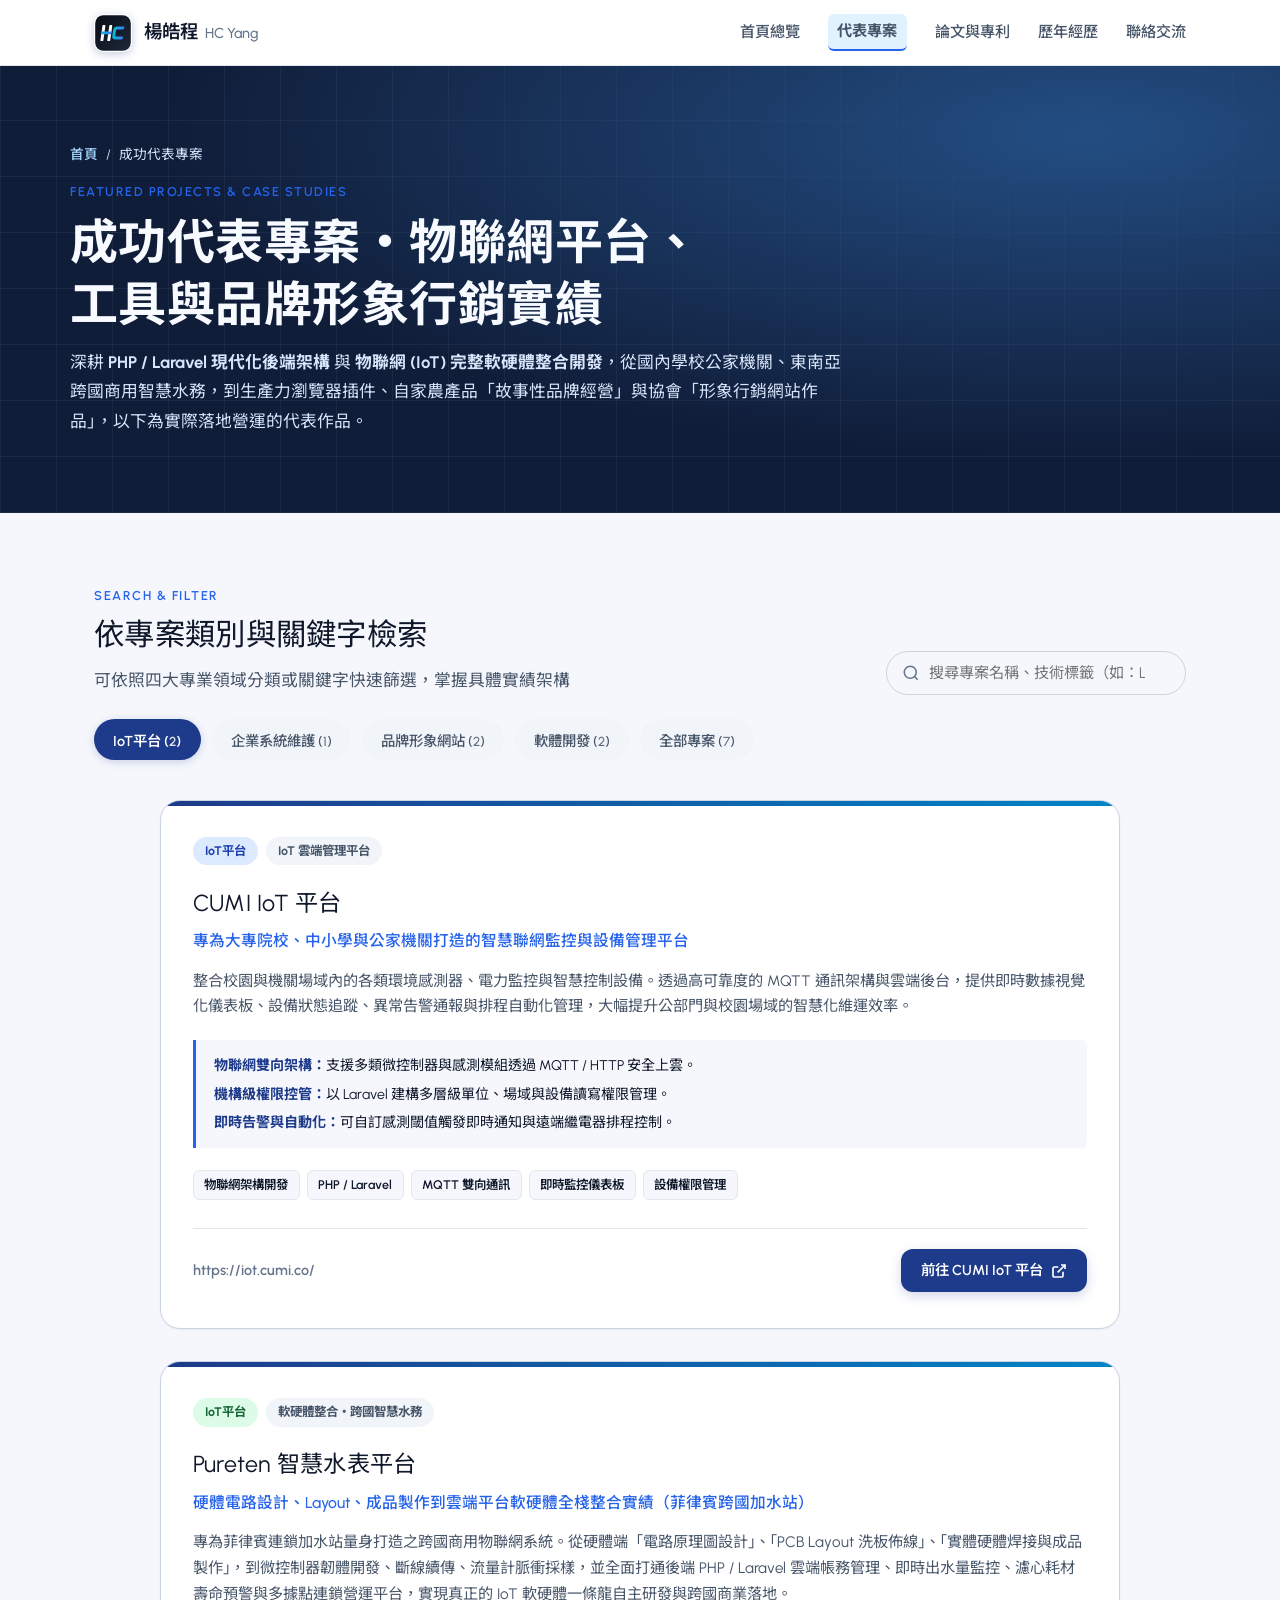
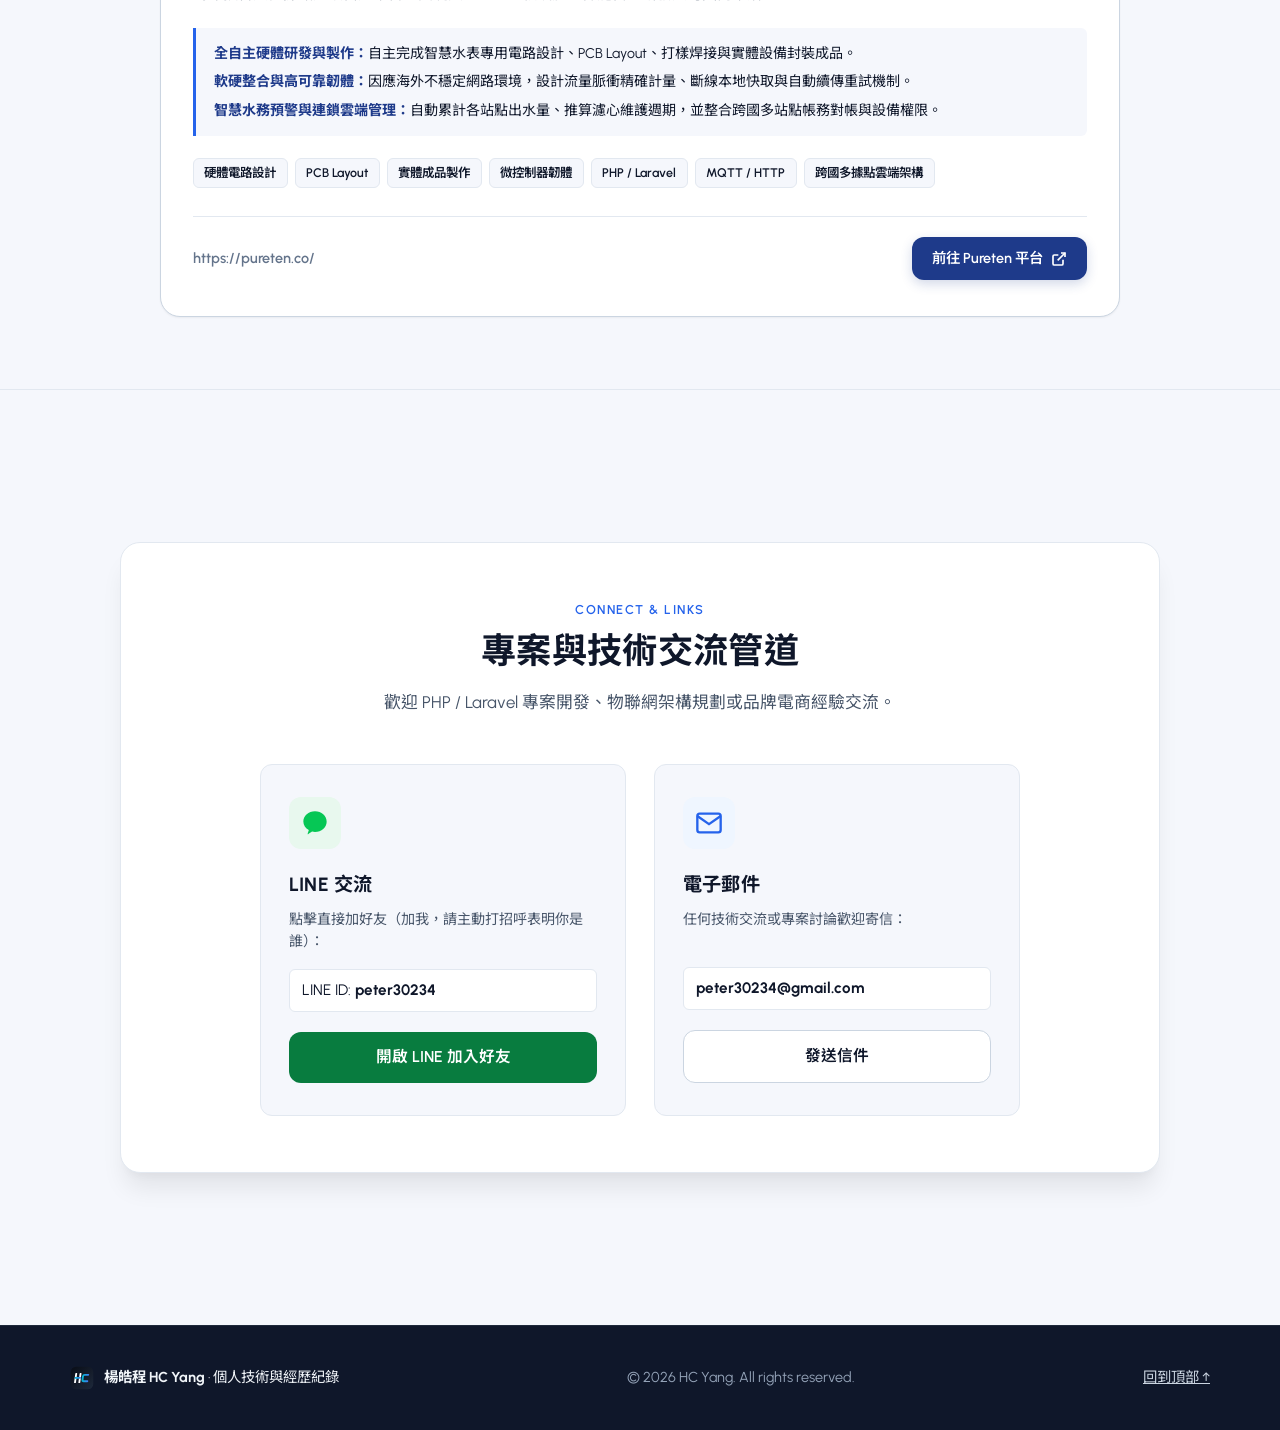
<file: projects.html>
﻿<!DOCTYPE html>
<html lang="zh-Hant-TW">
<head>
  <meta charset="UTF-8" />
  <script async src="https://www.googletagmanager.com/gtm.js?id=GTM-N45F698S"></script>
  <script>
    window.dataLayer = window.dataLayer || [];
    function gtag(){dataLayer.push(arguments);}
    gtag('js', new Date());
  </script>
  <meta http-equiv="X-UA-Compatible" content="IE=edge" />
  <meta http-equiv="Cache-Control" content="no-cache, no-store, must-revalidate" />
  <meta http-equiv="Pragma" content="no-cache" />
  <meta http-equiv="Expires" content="0" />
  <meta name="viewport" content="width=device-width, initial-scale=1.0" />
  <title>成功代表專案・CUMI IoT・Pureten 智慧水表・Gmail Notes・皮紋採集系統・菜脯埕・中華文化經貿生技交流協會・日月知識 | 楊皓程 HC Yang</title>
  <meta name="description" content="楊皓程（HC Yang）成功代表專案實績：CUMI IoT 學校與公家機關物聯網管理平台、Pureten 菲律賓連鎖加水站智慧水表平台、Gmail Notes 瀏覽器擴充插件、精首先天智能皮紋採集系統、自家農產品「菜脯埕」故事性品牌經營、中華文化經貿生技交流協會官方形象行銷網站，以及日月知識資訊顧問服務。" />
  <meta name="keywords" content="楊皓程, HC Yang, CUMI IoT平台, Pureten 智慧水表平台, Gmail Notes, 精首先天智能皮紋採集系統, Dermatoglyphics, 菜脯埕, 中華文化經貿生技交流協會, 日月知識, aak.com.tw, PHP專案開發, Laravel, 物聯網架構開發, 網站設計, 系統開發維護, 資訊顧問" />
  <meta name="author" content="楊皓程 (Hao-Cheng Yang)" />
  <meta name="robots" content="index, follow" />
  <link rel="canonical" href="https://hc.csv.tw/projects.html" />

  <!-- Open Graph / Social Sharing -->
  <meta property="og:type" content="website" />
  <meta property="og:locale" content="zh_TW" />
  <meta property="og:site_name" content="楊皓程 HC Yang 個人官方網站" />
  <meta property="og:title" content="成功代表專案・物聯網平台、系統開發顧問與品牌形象行銷實績 | 楊皓程 HC Yang" />
  <meta property="og:description" content="探索楊皓程（HC Yang）打造的成功代表專案：CUMI IoT 平台、Pureten 智慧水表平台、Gmail Notes 瀏覽器插件、菜脯埕故事性品牌經營、中華文化經貿生技交流協會形象行銷網站與日月知識資訊顧問服務。" />
  <meta property="og:url" content="https://hc.csv.tw/projects.html" />
  <meta property="og:image" content="https://hc.csv.tw/logo.svg" />
  <meta property="og:image:alt" content="楊皓程 HC Yang Logo" />

  <!-- Twitter Card -->
  <meta name="twitter:card" content="summary" />
  <meta name="twitter:title" content="成功代表專案・物聯網平台、系統開發與品牌形象行銷實績 | 楊皓程 HC Yang" />
  <meta name="twitter:description" content="CUMI IoT 平台、Pureten 智慧水表平台、Gmail Notes 瀏覽器插件、菜脯埕農產品品牌、中華文化經貿生技交流協會網站與日月知識資訊顧問。" />
  <meta name="twitter:image" content="https://hc.csv.tw/logo.svg" />

  <meta name="theme-color" content="#1e3a8a" />
  <link rel="preconnect" href="https://fonts.googleapis.com" />
  <link rel="preconnect" href="https://fonts.gstatic.com" crossorigin />

  <link rel="icon" type="image/svg+xml" href="favicon.svg" />
  <link rel="apple-touch-icon" href="logo.svg" />
  <link rel="stylesheet" href="style.css?v=20261125-portfolio" />

  <!-- JSON-LD Structured Data for Projects & Breadcrumb -->
  <script type="application/ld+json">
  {
    "@context": "https://schema.org",
    "@graph": [
      {
        "@type": "BreadcrumbList",
        "itemListElement": [
          {
            "@type": "ListItem",
            "position": 1,
            "name": "首頁",
            "item": "https://hc.csv.tw/"
          },
          {
            "@type": "ListItem",
            "position": 2,
            "name": "成功代表專案",
            "item": "https://hc.csv.tw/projects.html"
          }
        ]
      },
      {
        "@type": "CollectionPage",
        "@id": "https://hc.csv.tw/projects.html",
        "url": "https://hc.csv.tw/projects.html",
        "name": "楊皓程 (HC Yang) 成功代表專案・物聯網平台、系統開發顧問與品牌形象行銷實績",
        "description": "結合 PHP / Laravel 後端架構、物聯網 (IoT) 完整架構開發、網站設計與系統開發維護顧問、故事性品牌經營與協會形象行銷之代表專案。",
        "author": {
          "@type": "Person",
          "name": "楊皓程",
          "alternateName": ["HC Yang", "Hao-Cheng Yang"],
          "url": "https://hc.csv.tw/"
        },
        "mainEntity": {
          "@type": "ItemList",
          "itemListElement": [
            {
              "@type": "ListItem",
              "position": 1,
              "item": {
                "@type": "WebApplication",
                "name": "CUMI IoT 平台",
                "url": "https://iot.cumi.co/",
                "applicationCategory": "IoT Cloud Management Platform",
                "description": "專為大專院校、中小學與公家機關打造的智慧聯網監控與設備管理平台，採用 PHP / Laravel 與 MQTT 雙向通訊架構。"
              }
            },
            {
              "@type": "ListItem",
              "position": 2,
              "item": {
                "@type": "WebApplication",
                "name": "Pureten 智慧水表平台",
                "url": "https://pureten.co/",
                "applicationCategory": "Smart Water Meter IoT Platform",
                "description": "專為菲律賓連鎖加水站設計之商用物聯網系統，從電路原理圖設計、PCB Layout、成品焊接製作到微控制器韌體與 PHP / Laravel 雲端多據點營運管理軟硬體全棧整合實績。"
              }
            },
            {
              "@type": "ListItem",
              "position": 3,
              "item": {
                "@type": "SoftwareApplication",
                "name": "Gmail Notes (瀏覽器插件)",
                "url": "https://gmail-notes.csv.tw/",
                "applicationCategory": "BrowserExtension",
                "operatingSystem": "Chrome, Edge, Brave",
                "description": "專為 Gmail 打造的高效信件備註與資訊標記瀏覽器擴充套件，解決商務信件往來上下文管理需求。"
              }
            },
            {
              "@type": "ListItem",
              "position": 4,
              "item": {
                "@type": "SoftwareApplication",
                "name": "精首先天智能皮紋採集系統 (Dermatoglyphics)",
                "url": "https://hc.csv.tw/software/fp/",
                "applicationCategory": "DesktopApplication",
                "operatingSystem": "Windows 10, Windows 11",
                "description": "專為十指指紋與皮紋高精度數位化採樣所建構之專用桌面端應用軟體，整合 FM220U 光學感測硬體與加密資料庫。"
              }
            },
            {
              "@type": "ListItem",
              "position": 5,
              "item": {
                "@type": "Brand",
                "name": "菜脯埕",
                "url": "https://tshaipoo.com/",
                "description": "行銷家裡的農產品、結合在地文化敘事與電子商務轉型的故事性品牌經營實戰案例。"
              }
            },
            {
              "@type": "ListItem",
              "position": 6,
              "item": {
                "@type": "Organization",
                "name": "中華文化經貿生技交流協會",
                "url": "https://cctbda.com/",
                "description": "融合文化底蘊、經貿合作與生技產業交流之協會官方網站作品與數位形象行銷案例。"
              }
            },
            {
              "@type": "ListItem",
              "position": 7,
              "item": {
                "@type": "ProfessionalService",
                "name": "日月知識",
                "url": "https://aak.com.tw/",
                "description": "提供企業網站設計、客製化系統開發維護與專業資訊顧問服務之技術品牌。"
              }
            }
          ]
        }
      }
    ]
  }
  </script>
</head>
<body>
  <a class="skip-link" href="#main-content">跳至主要內容</a>
  <!-- Navigation -->
  <header class="site-header" id="top">
    <div class="nav-container">
      <a href="index.html" class="brand-logo">
        <img src="logo.svg" alt="楊皓程 HC Yang Logo" class="brand-logo-img" width="38" height="38" />
        <span class="logo-text">楊皓程 <span>HC Yang</span></span>
      </a>

      <button class="menu-toggle" id="menuToggle" type="button" aria-label="網站選單" aria-controls="mainNav" aria-expanded="false">
        <span class="bar"></span>
        <span class="bar"></span>
        <span class="bar"></span>
      </button>

      <nav class="main-nav" id="mainNav" aria-label="主導覽列">
        <a href="index.html" class="nav-link">首頁總覽</a>
        <a href="projects.html" class="nav-link active" aria-current="page">代表專案</a>
        <a href="publications.html" class="nav-link">論文與專利</a>
        <a href="experience.html" class="nav-link">歷年經歷</a>
        <a href="#contact" class="nav-link">聯絡交流</a>
      </nav>
    </div>
  </header>

  <main id="main-content" tabindex="-1">
    <!-- Subpage Hero -->
    <section class="page-hero">
      <div class="page-hero-container">
        <nav class="breadcrumb" aria-label="麵包屑導覽">
          <a href="index.html">首頁</a>
          <span class="breadcrumb-sep">/</span>
          <span aria-current="page">成功代表專案</span>
        </nav>
        <div class="section-label">FEATURED PROJECTS & CASE STUDIES</div>
        <h1 class="page-hero-title">成功代表專案・物聯網平台、工具與品牌形象行銷實績</h1>
        <p class="page-hero-desc">
          深耕 <strong>PHP / Laravel 現代化後端架構</strong> 與 <strong>物聯網 (IoT) 完整軟硬體整合開發</strong>，從國內學校公家機關、東南亞跨國商用智慧水務，到生產力瀏覽器插件、自家農產品「故事性品牌經營」與協會「形象行銷網站作品」，以下為實際落地營運的代表作品。
        </p>
      </div>
    </section>

    <!-- Projects Showcase Section -->
    <section class="projects-section">
      <div class="section-container">
        
        <!-- Search and Filter Controls -->
        <div class="section-header-row" style="margin-bottom: 1.5rem;">
          <div>
            <div class="section-label">SEARCH & FILTER</div>
            <h2 class="section-title">依專案類別與關鍵字檢索</h2>
            <p class="section-subtitle">可依照四大專業領域分類或關鍵字快速篩選，掌握具體實績架構</p>
          </div>

          <div class="filter-controls-group">
            <div class="search-box">
              <svg class="search-icon" width="18" height="18" viewBox="0 0 24 24" fill="none" stroke="currentColor" stroke-width="2">
                <circle cx="11" cy="11" r="8"></circle>
                <line x1="21" y1="21" x2="16.65" y2="16.65"></line>
              </svg>
              <input type="text" id="projectSearch" placeholder="搜尋專案名稱、技術標籤（如：Laravel、IoT、皮紋、外掛）..." />
              <button id="clearProjectSearch" class="btn-clear-search" style="display: none;">&times;</button>
            </div>
          </div>
        </div>

        <!-- Filter Pills -->
        <div class="category-pills" id="projectCategoryPills">
          <button class="pill-btn active" data-category="iot">IoT平台 (<span id="count-proj-iot">2</span>)</button>
          <button class="pill-btn" data-category="enterprise">企業系統維護 (<span id="count-proj-enterprise">1</span>)</button>
          <button class="pill-btn" data-category="branding">品牌形象網站 (<span id="count-proj-branding">2</span>)</button>
          <button class="pill-btn" data-category="software">軟體開發 (<span id="count-proj-software">2</span>)</button>
          <button class="pill-btn" data-category="all">全部專案 (<span id="count-proj-all">7</span>)</button>
        </div>

        <!-- Single Row Projects Grid -->
        <div class="projects-single-row-grid" id="projectsGrid">
          <!-- 專案 1：企業系統維護 - 日月知識 -->
          <article class="project-showcase-card project-single-row-card" id="aak" data-category="enterprise">
            <div class="project-card-top">
              <div class="project-badges">
                <span class="proj-badge badge-consult">企業系統維護</span>
                <span class="proj-badge badge-tech">資訊顧問服務</span>
              </div>
              <h2 class="project-name">日月知識</h2>
              <p class="project-target">專注於企業網站設計、客製化系統開發維護與全方位資訊顧問之專業服務平台</p>
              <p class="project-description">
                結合多年 PHP / Laravel 全端系統開發、雲端伺服器維運與品牌數位行銷實務經驗，為企業與組織提供從形象網站設計、客製化商業資訊系統開發、長期技術維運到數位轉型資訊顧問的一站式解決方案。
              </p>
              <ul class="project-arch-list">
                <li><strong>客製化網站與系統開發：</strong>依企業工作流量身打造高擴充性之 Web 系統、後台管理與 API 整合。</li>
                <li><strong>長期穩定系統維護：</strong>涵蓋雲端主機架構規劃、資安更新、效能調校與資料庫備份維運。</li>
                <li><strong>專業資訊顧問服務：</strong>協助企業評估數位工具導入、軟硬體架構整合與技術轉型策略。</li>
              </ul>
              <div class="project-tech-stack">
                <span>網站設計</span>
                <span>系統開發維護</span>
                <span>資訊顧問</span>
                <span>PHP / Laravel</span>
                <span>企業數位轉型</span>
              </div>
            </div>
            <div class="project-card-bottom">
              <span class="project-url-text">https://aak.com.tw/</span>
              <a href="https://aak.com.tw/" target="_blank" rel="noopener" class="btn btn-primary btn-project-visit">
                <span>前往日月知識網站</span>
                <svg width="16" height="16" viewBox="0 0 24 24" fill="none" stroke="currentColor" stroke-width="2.5">
                  <path d="M18 13v6a2 2 0 01-2 2H5a2 2 0 01-2-2V8a2 2 0 012-2h6"></path>
                  <polyline points="15 3 21 3 21 9"></polyline>
                  <line x1="10" y1="14" x2="21" y2="3"></line>
                </svg>
              </a>
            </div>
          </article>

          <!-- 專案 2：IoT平台 - CUMI IoT -->
          <article class="project-showcase-card project-single-row-card" id="cumi-iot" data-category="iot">
            <div class="project-card-top">
              <div class="project-badges">
                <span class="proj-badge badge-gov">IoT平台</span>
                <span class="proj-badge badge-tech">IoT 雲端管理平台</span>
              </div>
              <h2 class="project-name">CUMI IoT 平台</h2>
              <p class="project-target">專為大專院校、中小學與公家機關打造的智慧聯網監控與設備管理平台</p>
              <p class="project-description">
                整合校園與機關場域內的各類環境感測器、電力監控與智慧控制設備。透過高可靠度的 MQTT 通訊架構與雲端後台，提供即時數據視覺化儀表板、設備狀態追蹤、異常告警通報與排程自動化管理，大幅提升公部門與校園場域的智慧化維運效率。
              </p>
              <ul class="project-arch-list">
                <li><strong>物聯網雙向架構：</strong>支援多類微控制器與感測模組透過 MQTT / HTTP 安全上雲。</li>
                <li><strong>機構級權限控管：</strong>以 Laravel 建構多層級單位、場域與設備讀寫權限管理。</li>
                <li><strong>即時告警與自動化：</strong>可自訂感測閾值觸發即時通知與遠端繼電器排程控制。</li>
              </ul>
              <div class="project-tech-stack">
                <span>物聯網架構開發</span>
                <span>PHP / Laravel</span>
                <span>MQTT 雙向通訊</span>
                <span>即時監控儀表板</span>
                <span>設備權限管理</span>
              </div>
            </div>
            <div class="project-card-bottom">
              <span class="project-url-text">https://iot.cumi.co/</span>
              <a href="https://iot.cumi.co/" target="_blank" rel="noopener" class="btn btn-primary btn-project-visit">
                <span>前往 CUMI IoT 平台</span>
                <svg width="16" height="16" viewBox="0 0 24 24" fill="none" stroke="currentColor" stroke-width="2.5">
                  <path d="M18 13v6a2 2 0 01-2 2H5a2 2 0 01-2-2V8a2 2 0 012-2h6"></path>
                  <polyline points="15 3 21 3 21 9"></polyline>
                  <line x1="10" y1="14" x2="21" y2="3"></line>
                </svg>
              </a>
            </div>
          </article>

          <!-- 專案 3：IoT平台 - Pureten 智慧水表 -->
          <article class="project-showcase-card project-single-row-card" id="pureten" data-category="iot">
            <div class="project-card-top">
              <div class="project-badges">
                <span class="proj-badge badge-global">IoT平台</span>
                <span class="proj-badge badge-tech">軟硬體整合・跨國智慧水務</span>
              </div>
              <h2 class="project-name">Pureten 智慧水表平台</h2>
              <p class="project-target">硬體電路設計、Layout、成品製作到雲端平台軟硬體全棧整合實績（菲律賓跨國加水站）</p>
              <p class="project-description">
                專為菲律賓連鎖加水站量身打造之跨國商用物聯網系統。從硬體端「電路原理圖設計」、「PCB Layout 洗板佈線」、「實體硬體焊接與成品製作」，到微控制器韌體開發、斷線續傳、流量計脈衝採樣，並全面打通後端 PHP / Laravel 雲端帳務管理、即時出水量監控、濾心耗材壽命預警與多據點連鎖營運平台，實現真正的 IoT 軟硬體一條龍自主研發與跨國商業落地。
              </p>
              <ul class="project-arch-list">
                <li><strong>全自主硬體研發與製作：</strong>自主完成智慧水表專用電路設計、PCB Layout、打樣焊接與實體設備封裝成品。</li>
                <li><strong>軟硬整合與高可靠韌體：</strong>因應海外不穩定網路環境，設計流量脈衝精確計量、斷線本地快取與自動續傳重試機制。</li>
                <li><strong>智慧水務預警與連鎖雲端管理：</strong>自動累計各站點出水量、推算濾心維護週期，並整合跨國多站點帳務對帳與設備權限。</li>
              </ul>
              <div class="project-tech-stack">
                <span>硬體電路設計</span>
                <span>PCB Layout</span>
                <span>實體成品製作</span>
                <span>微控制器韌體</span>
                <span>PHP / Laravel</span>
                <span>MQTT / HTTP</span>
                <span>跨國多據點雲端架構</span>
              </div>
            </div>
            <div class="project-card-bottom">
              <span class="project-url-text">https://pureten.co/</span>
              <a href="https://pureten.co/" target="_blank" rel="noopener" class="btn btn-primary btn-project-visit">
                <span>前往 Pureten 平台</span>
                <svg width="16" height="16" viewBox="0 0 24 24" fill="none" stroke="currentColor" stroke-width="2.5">
                  <path d="M18 13v6a2 2 0 01-2 2H5a2 2 0 01-2-2V8a2 2 0 012-2h6"></path>
                  <polyline points="15 3 21 3 21 9"></polyline>
                  <line x1="10" y1="14" x2="21" y2="3"></line>
                </svg>
              </a>
            </div>
          </article>

          <!-- 專案 4：品牌形象網站 - 中華文化經貿生技交流協會 -->
          <article class="project-showcase-card project-single-row-card" id="cctbda" data-category="branding">
            <div class="project-card-top">
              <div class="project-badges">
                <span class="proj-badge badge-assoc">品牌形象網站</span>
                <span class="proj-badge badge-tech">協會官方數位門戶</span>
              </div>
              <h2 class="project-name">中華文化經貿生技交流協會</h2>
              <p class="project-target">融合文化底蘊、經貿合作與生技產業交流之協會官方網站與數位形象行銷案例</p>
              <p class="project-description">
                為中華文化經貿生技交流協會量身規劃與建置官方數位平台，透過專業大器的視覺形象設計、會務活動紀實、跨領域產業資訊發佈與 SEO 內容佈局，全面強化協會對外公信力與國際交流品牌形象。
              </p>
              <ul class="project-arch-list">
                <li><strong>組織形象數位重塑：</strong>結合文化、經貿與生技三大核心元素，打造兼具現代感與公信力的視覺體驗。</li>
                <li><strong>會務與活動資訊整合：</strong>提供清晰的協會宗旨、組織架構、最新會務動態與跨界交流成果展示。</li>
                <li><strong>全裝置 RWD 與 SEO 優化：</strong>支援手機與桌機流暢瀏覽，強化搜尋引擎關鍵字能見度與形象傳播。</li>
              </ul>
              <div class="project-tech-stack">
                <span>形象行銷企劃</span>
                <span>協會官網開發</span>
                <span>RWD 響應式設計</span>
                <span>內容管理架構</span>
                <span>SEO 品牌曝光</span>
              </div>
            </div>
            <div class="project-card-bottom">
              <span class="project-url-text">https://cctbda.com/</span>
              <a href="https://cctbda.com/" target="_blank" rel="noopener" class="btn btn-primary btn-project-visit">
                <span>前往協會官方網站</span>
                <svg width="16" height="16" viewBox="0 0 24 24" fill="none" stroke="currentColor" stroke-width="2.5">
                  <path d="M18 13v6a2 2 0 01-2 2H5a2 2 0 01-2-2V8a2 2 0 012-2h6"></path>
                  <polyline points="15 3 21 3 21 9"></polyline>
                  <line x1="10" y1="14" x2="21" y2="3"></line>
                </svg>
              </a>
            </div>
          </article>

          <!-- 專案 5：品牌形象網站 - 菜脯埕 -->
          <article class="project-showcase-card project-single-row-card" id="tshaipoo" data-category="branding">
            <div class="project-card-top">
              <div class="project-badges">
                <span class="proj-badge badge-brand">品牌形象網站</span>
                <span class="proj-badge badge-tech">自家農產品數位行銷</span>
              </div>
              <h2 class="project-name">菜脯埕</h2>
              <p class="project-target">結合在地溫度與數位行銷，推廣家裡傳統農產品的故事性品牌經營實戰案例</p>
              <p class="project-description">
                從自家農產品出發，透過品牌視覺重塑、動人的在地故事敘事與電子商務網站建置，將傳統日曬菜脯轉化為具備文化溫度與高附加價值的現代伴手禮與料理精品。也是於大專院校分享「自創者的品牌經營」與「電子商務給我的啟示」之核心代表案例。
              </p>
              <ul class="project-arch-list">
                <li><strong>故事性品牌定位：</strong>挖掘家族農產工藝與土地記憶，賦予傳統農產品鮮明的品牌靈魂。</li>
                <li><strong>數位行銷與電商轉型：</strong>結合內容行銷、搜尋引擎優化（SEO）與直購電商體驗，開拓年輕客群。</li>
                <li><strong>產學分享實戰教材：</strong>將真實品牌從零到一的經營甘苦，轉化為逢甲大學等校講座的實務案例。</li>
              </ul>
              <div class="project-tech-stack">
                <span>故事性品牌經營</span>
                <span>農產品數位轉型</span>
                <span>電子商務行銷</span>
                <span>自創品牌定位</span>
                <span>內容敘事與視覺企劃</span>
              </div>
            </div>
            <div class="project-card-bottom">
              <span class="project-url-text">https://tshaipoo.com/</span>
              <a href="https://tshaipoo.com/" target="_blank" rel="noopener" class="btn btn-primary btn-project-visit">
                <span>前往菜脯埕品牌網站</span>
                <svg width="16" height="16" viewBox="0 0 24 24" fill="none" stroke="currentColor" stroke-width="2.5">
                  <path d="M18 13v6a2 2 0 01-2 2H5a2 2 0 01-2-2V8a2 2 0 012-2h6"></path>
                  <polyline points="15 3 21 3 21 9"></polyline>
                  <line x1="10" y1="14" x2="21" y2="3"></line>
                </svg>
              </a>
            </div>
          </article>

          <!-- 專案 6：軟體開發 - 精首先天智能皮紋採集系統 -->
          <article class="project-showcase-card project-single-row-card" id="dermatoglyphics" data-category="software">
            <div class="project-card-top">
              <div class="project-badges">
                <span class="proj-badge badge-desktop">軟體開發</span>
                <span class="proj-badge badge-tech">生物特徵與影像採樣</span>
              </div>
              <h2 class="project-name">精首先天智能皮紋採集系統</h2>
              <p class="project-target">結合 FM220U 光學指紋感應器之高精度指紋與皮紋數位化採樣分析軟體</p>
              <p class="project-description">
                專為專業先天智能皮紋檢測機構設計的桌面端數據採集與檔案管理系統。軟體整合 Startek FM220U 高解析度光學指紋感測設備，具備精準的手指中心點定位、清晰度即時檢測、十指紋路結構化建檔、加密儲存與受測者資料庫管理，提供完整穩定的實體檢測作業流程。
              </p>
              <ul class="project-arch-list">
                <li><strong>高解析光學設備整合：</strong>無縫驅動 Startek FM220U 指紋機，確保紋路影像清晰不失真。</li>
                <li><strong>完整採集與建檔工作流：</strong>涵蓋受測者個人基本資料、十指多角度採樣檢視與資料庫匯出。</li>
                <li><strong>教學與安裝資源配套：</strong>提供完整驅動安裝檔、主程式安裝包與 5 部實機操作影片指引。</li>
              </ul>
              <div class="project-tech-stack">
                <span>Desktop Application</span>
                <span>FM220U 驅動整合</span>
                <span>皮紋影像辨識採集</span>
                <span>客戶資料庫管理</span>
                <span>Windows 系統軟體</span>
              </div>
            </div>
            <div class="project-card-bottom">
              <span class="project-url-text">https://hc.csv.tw/software/fp/</span>
              <a href="software/fp/index.html" class="btn btn-primary btn-project-visit">
                <span>前往皮紋採集系統下載頁</span>
                <svg width="16" height="16" viewBox="0 0 24 24" fill="none" stroke="currentColor" stroke-width="2.5">
                  <path d="M18 13v6a2 2 0 01-2 2H5a2 2 0 01-2-2V8a2 2 0 012-2h6"></path>
                  <polyline points="15 3 21 3 21 9"></polyline>
                  <line x1="10" y1="14" x2="21" y2="3"></line>
                </svg>
              </a>
            </div>
          </article>

          <!-- 專案 7：軟體開發 - Gmail Notes -->
          <article class="project-showcase-card project-single-row-card" id="gmail-notes" data-category="software">
            <div class="project-card-top">
              <div class="project-badges">
                <span class="proj-badge badge-ext">軟體開發</span>
                <span class="proj-badge badge-tech">生產力與信件備註工具</span>
              </div>
              <h2 class="project-name">Gmail Notes</h2>
              <p class="project-target">專為 Gmail 打造的高效信件備註與資訊標記瀏覽器擴充套件（Browser Extension）</p>
              <p class="project-description">
                解決大量商務與專案信件往來時的上下文記憶痛點，讓使用者能直接在 Gmail 介面中針對個別郵件快速新增、編輯與檢視私人備註與摘要標籤。無縫融入原生信箱操作體驗，大幅提升日常郵件管理與專案追蹤效率。
              </p>
              <ul class="project-arch-list">
                <li><strong>原生級 Gmail DOM 整合：</strong>直覺嵌入信件列表與內頁，操作流暢不干擾既有介面。</li>
                <li><strong>即時備註與標籤檢索：</strong>一眼識別重要客戶來信背景、待辦事項與專案進度。</li>
                <li><strong>輕量化與隱私優先：</strong>極速載入架構，專為重度郵件工作者打造的高效工具。</li>
              </ul>
              <div class="project-tech-stack">
                <span>Browser Extension</span>
                <span>Gmail 介面整合</span>
                <span>信件備註管理</span>
                <span>生產力工具開發</span>
                <span>輕量化前端架構</span>
              </div>
            </div>
            <div class="project-card-bottom">
              <span class="project-url-text">https://gmail-notes.csv.tw/</span>
              <a href="https://gmail-notes.csv.tw/" target="_blank" rel="noopener" class="btn btn-primary btn-project-visit">
                <span>前往 Gmail Notes 網站</span>
                <svg width="16" height="16" viewBox="0 0 24 24" fill="none" stroke="currentColor" stroke-width="2.5">
                  <path d="M18 13v6a2 2 0 01-2 2H5a2 2 0 01-2-2V8a2 2 0 012-2h6"></path>
                  <polyline points="15 3 21 3 21 9"></polyline>
                  <line x1="10" y1="14" x2="21" y2="3"></line>
                </svg>
              </a>
            </div>
          </article>
        </div>

        <!-- No Results Fallback -->
        <div id="noProjectResults" class="empty-state-card" style="display: none; margin-top: 2rem;">
          <div class="empty-icon">🔍</div>
          <h3>找不到符合條件的代表專案</h3>
          <p>請嘗試更換搜尋關鍵字，或切換至不同專案類別標籤。</p>
          <button class="btn btn-secondary" onclick="resetProjectFilters()">重設篩選條件</button>
        </div>

      </div>
    </section>

    <!-- Contact Section -->
    <section class="contact-section" id="contact">
      <div class="section-container">
        <div class="contact-card">
          <div class="contact-header">
            <div class="section-label">CONNECT & LINKS</div>
            <h2 class="contact-title">專案與技術交流管道</h2>
            <p class="contact-subtitle">
              歡迎 PHP / Laravel 專案開發、物聯網架構規劃或品牌電商經驗交流。
            </p>
          </div>

          <div class="contact-options-grid">
            <div class="contact-option-card">
              <div class="opt-icon line-color">
                <svg viewBox="0 0 24 24" width="28" height="28" fill="currentColor">
                  <path d="M12 2C6.48 2 2 5.92 2 10.75c0 3.09 1.83 5.82 4.67 7.29-.21.75-.82 2.73-.94 3.16-.16.54.19.53.4.4.17-.11 2.37-1.57 3.33-2.22.82.16 1.67.24 2.54.24 5.52 0 10-3.92 10-8.75S17.52 2 12 2z"/>
                </svg>
              </div>
              <h3>LINE 交流</h3>
              <p class="opt-desc">點擊直接加好友（加我，請主動打招呼表明你是誰）：</p>
              <div class="contact-value">LINE ID: <strong>peter30234</strong></div>
              <a href="https://line.me/ti/p/GDmlEFtK1Y" target="_blank" rel="noopener" class="btn btn-line btn-block">
                開啟 LINE 加入好友
              </a>
            </div>

            <div class="contact-option-card">
              <div class="opt-icon email-color">
                <svg viewBox="0 0 24 24" width="28" height="28" fill="none" stroke="currentColor" stroke-width="2">
                  <path d="M4 4h16c1.1 0 2 .9 2 2v12c0 1.1-.9 2-2 2H4c-1.1 0-2-.9-2-2V6c0-1.1.9-2 2-2z"></path>
                  <polyline points="22,6 12,13 2,6"></polyline>
                </svg>
              </div>
              <h3>電子郵件</h3>
              <p class="opt-desc">任何技術交流或專案討論歡迎寄信：</p>
              <div class="contact-value"><strong>peter30234@gmail.com</strong></div>
              <a href="mailto:peter30234@gmail.com" class="btn btn-secondary btn-block">
                發送信件
              </a>
            </div>
          </div>
        </div>
      </div>
    </section>
  </main>

  <!-- Site Footer -->
  <footer class="site-footer">
    <div class="footer-container">
      <div class="footer-brand">
        <img src="logo.svg" alt="HC Yang Logo" class="footer-logo-img" width="24" height="24" />
        <span><strong>楊皓程 HC Yang</strong> · 個人技術與經歷紀錄</span>
      </div>
      <div class="footer-copy">
        &copy; 2026 HC Yang. All rights reserved.
      </div>
      <div class="footer-back-to-top">
        <a href="#top">回到頂部 &uarr;</a>
      </div>
    </div>
  </footer>

  <script src="projects.js?v=20261125-ui"></script>
  <script src="navigation.js?v=20261125-ui"></script>
</body>
</html>
</file>
<file: style.css>
@import url('https://fonts.googleapis.com/css2?family=Urbanist:wght@400;500;600;700;800&family=Noto+Sans+TC:wght@400;500;600;700&display=swap');

/* ==========================================================================
   楊皓程 HC Yang - 個人專屬品牌與演講經歷網站樣式表
   Modern, Clean, High-Contrast & Accessible Design System
   ========================================================================== */

:root {
  /* Color Palette */
  --color-primary: #1e3a8a;       /* Deep Navy */
  --color-primary-light: #2563eb; /* Vibrant Blue */
  --color-primary-hover: #1d4ed8;
  --color-accent: #0284c7;        /* Sky Blue */
  --color-accent-subtle: #e0f2fe;

  --color-line: #06c755;          /* Official LINE Green */
  --color-line-hover: #05b34c;

  /* Neutrals */
  --bg-page: #f5f7fc;
  --hero-navy: #101d39;
  --hero-text: #f7faff;
  --hero-muted: #d7e4f9;
  --hero-accent: #a7d9ff;
  --hero-backdrop:
    radial-gradient(ellipse at 85% 15%, #234e83 0%, transparent 60%),
    repeating-linear-gradient(90deg, #ffffff0d 0 1px, transparent 1px 56px),
    repeating-linear-gradient(0deg, #ffffff0d 0 1px, transparent 1px 56px),
    var(--hero-navy);
  --bg-surface: #ffffff;
  --bg-surface-elevated: #ffffff;
  --bg-subtle: #f1f5f9;
  --border-light: #e2e8f0;
  --border-strong: #cbd5e1;

  --text-main: #0f172a;           /* Slate 900 */
  --text-muted: #475569;          /* Slate 600 */
  --text-subtle: #64748b;         /* Slate 500 */
  --text-inverse: #ffffff;

  /* Category Tag Colors */
  --tag-career-bg: #fef3c7;
  --tag-career-text: #92400e;
  --tag-nodered-bg: #fee2e2;
  --tag-nodered-text: #991b1b;
  --tag-aiot-bg: #e0e7ff;
  --tag-aiot-text: #3730a3;
  --tag-cloud-bg: #dcfce7;
  --tag-cloud-text: #166534;

  /* Typography */
  --font-display: 'Urbanist', -apple-system, BlinkMacSystemFont, "Segoe UI", "Noto Sans TC", Roboto, sans-serif;
  --font-body: 'Urbanist', -apple-system, BlinkMacSystemFont, "Segoe UI", "Noto Sans TC", Roboto, Helvetica, Arial, sans-serif;

  /* Shadows */
  --shadow-sm: 0 1px 2px 0 rgb(0 0 0 / 0.05);
  --shadow-md: 0 4px 6px -1px rgb(0 0 0 / 0.08), 0 2px 4px -2px rgb(0 0 0 / 0.06);
  --shadow-lg: 0 10px 15px -3px rgb(0 0 0 / 0.08), 0 4px 6px -4px rgb(0 0 0 / 0.04);
  --shadow-xl: 0 20px 25px -5px rgb(0 0 0 / 0.08), 0 8px 10px -6px rgb(0 0 0 / 0.04);

  /* Radius */
  --radius-sm: 6px;
  --radius-md: 12px;
  --radius-lg: 20px;
  --radius-full: 9999px;

  /* Transitions */
  --transition-fast: 150ms ease;
  --transition-normal: 250ms ease;
}

/* Base Reset */
*, *::before, *::after {
  box-sizing: border-box;
  margin: 0;
  padding: 0;
}

html {
  scroll-behavior: smooth;
  scroll-padding-top: 5rem;
  font-size: 16px;
  -webkit-font-smoothing: antialiased;
}

body {
  font-family: var(--font-body);
  background-color: var(--bg-page);
  color: var(--text-main);
  line-height: 1.65;
  overflow-x: hidden;
}

a {
  color: inherit;
  text-decoration: none;
}

img {
  max-width: 100%;
  height: auto;
  display: block;
}

button {
  font-family: inherit;
  cursor: pointer;
  border: none;
  background: none;
}

/* ==========================================================================
   Header & Navigation
   ========================================================================== */
.site-header {
  position: sticky;
  top: 0;
  z-index: 100;
  background: rgba(255, 255, 255, 0.97);
  backdrop-filter: blur(12px);
  -webkit-backdrop-filter: blur(12px);
  border-bottom: 1px solid var(--border-light);
  transition: all var(--transition-fast);
}

.nav-container {
  max-width: 1140px;
  margin: 0 auto;
  padding: 0.85rem 1.5rem;
  display: flex;
  align-items: center;
  justify-content: space-between;
}

.brand-logo {
  display: flex;
  align-items: center;
  gap: 0.75rem;
}

.brand-logo-img {
  width: 38px;
  height: 38px;
  border-radius: 9px;
  box-shadow: 0 2px 8px rgba(30, 58, 138, 0.25);
  transition: transform var(--transition-fast);
}

.brand-logo:hover .brand-logo-img {
  transform: scale(1.05);
}

h1, h2, h3, h4, h5, h6 {
  font-family: var(--font-display);
  font-weight: 700;
  letter-spacing: 0.01em;
  color: var(--text-main);
}

.logo-text {
  font-weight: 600;
  font-size: 1.15rem;
  letter-spacing: -0.2px;
  color: var(--text-main);
}

.logo-text span {
  font-size: 0.9rem;
  font-weight: 500;
  color: var(--text-subtle);
  margin-left: 0.25rem;
}

.main-nav {
  display: flex;
  align-items: center;
  gap: 1.75rem;
}

.nav-link {
  font-size: 0.95rem;
  font-weight: 500;
  color: var(--text-muted);
  transition: color var(--transition-fast);
  padding: 0.3rem 0;
}

.nav-link:hover,
.nav-link.active {
  font-weight: 700;
  border-radius: var(--radius-sm);
  background: var(--color-accent-subtle);
  padding-inline: 0.6rem;
}

.nav-link.active {
  font-weight: 700;
  border-bottom: 2px solid var(--color-primary-light);
}

.btn-contact-nav {
  padding: 0.5rem 1.15rem;
  background: var(--color-primary);
  color: #fff !important;
  border-radius: var(--radius-full);
  font-size: 0.9rem;
  font-weight: 600;
  transition: background var(--transition-fast), transform var(--transition-fast);
}

.btn-contact-nav:hover {
  background: var(--color-primary-light);
  transform: translateY(-1px);
}

.menu-toggle {
  display: none;
  flex-direction: column;
  gap: 5px;
  padding: 0.5rem;
}

.menu-toggle .bar {
  width: 22px;
  height: 2px;
  background: var(--text-main);
  border-radius: 2px;
  transition: all var(--transition-fast);
}

/* ==========================================================================
   Subpage Hero & Breadcrumb (SEO Multi-Page)
   ========================================================================== */
.page-hero {
  background: var(--hero-backdrop);
  padding: clamp(2.5rem, 6vw, 5rem) 1.5rem;
}

.page-hero-container {
  max-width: 1140px;
  margin: 0 auto;
}

.breadcrumb {
  display: flex;
  align-items: center;
  gap: 0.5rem;
  font-size: 0.85rem;
  color: var(--text-subtle);
  margin-bottom: 1rem;
  flex-wrap: wrap;
}

.breadcrumb a {
  color: var(--color-primary-light);
  font-weight: 500;
}

.breadcrumb a:hover {
  text-decoration: underline;
}

.breadcrumb-sep {
  color: var(--border-strong);
}

.page-hero-title {
  font-family: var(--font-display);
  font-size: clamp(1.75rem, 4vw, 3rem);
  font-weight: 700;
  color: var(--hero-text);
  line-height: 1.3;
  margin-bottom: 0.8rem;
  text-wrap: balance;
}

.page-hero-desc {
  font-size: 1.05rem;
  color: var(--hero-muted);
  max-width: 780px;
  line-height: 1.75;
  font-weight: 400;
}

.section-more-cta {
  margin-top: 2.25rem;
  text-align: center;
}

/* ==========================================================================
   Hero Section
   ========================================================================== */
.hero-section {
  background: var(--hero-backdrop);
  padding: clamp(3rem, 8vw, 7rem) 1.5rem;
}

.hero-container {
  max-width: 1140px;
  margin: 0 auto;
  display: grid;
  grid-template-columns: minmax(0, 1.5fr) minmax(0, 1fr);
  align-items: center;
  gap: clamp(2rem, 6vw, 5rem);
}

.hero-name {
  color: var(--hero-accent);
  font-size: 1rem;
  font-weight: 700;
  letter-spacing: 0.04em;
  margin-bottom: 0.8rem;
}

.hero-title {
  font-family: var(--font-display);
  font-size: clamp(2rem, 4.5vw, 3.75rem);
  line-height: 1.22;
  text-wrap: balance;
  font-weight: 800;
  color: var(--hero-text);
  margin-bottom: 1.25rem;
}

.hero-subtitle {
  font-size: clamp(1rem, 2vw, 1.15rem);
  line-height: 1.8;
  color: var(--hero-muted);
  max-width: 38rem;
  margin-bottom: 1.75rem;
}

.hero-actions {
  display: flex;
  gap: 0.75rem;
  flex-wrap: wrap;
}

/* Buttons */
.btn {
  display: inline-flex;
  align-items: center;
  justify-content: center;
  gap: 0.5rem;
  padding: 0.8rem 1.75rem;
  border-radius: var(--radius-md);
  font-weight: 600;
  font-size: 0.98rem;
  transition: all var(--transition-fast);
  cursor: pointer;
}

.btn-primary {
  background: var(--color-primary);
  color: #fff;
  box-shadow: 0 4px 12px rgba(30, 58, 138, 0.2);
}

.btn-primary:hover {
  background: var(--color-primary-light);
  transform: translateY(-2px);
  box-shadow: 0 6px 16px rgba(37, 99, 235, 0.25);
}

.btn-secondary {
  background: var(--bg-surface);
  color: var(--text-main);
  border: 1px solid var(--border-strong);
}

.btn-secondary:hover {
  background: var(--bg-subtle);
  border-color: var(--text-muted);
}

.btn-line {
  background: #087c3f;
  color: #fff;
}

.btn-line:hover {
  background: #066533;
  color: #fff;
  transform: translateY(-1px);
}

.btn-block {
  width: 100%;
}

/* Metrics */
.metrics-grid {
  display: grid;
  gap: 0.75rem;
}

.metric-card {
  background: #172c4d;
  border: 1px solid #56769b;
  border-radius: var(--radius-md);
  padding: 0.9rem 1.15rem;
  text-align: left;
}

.metric-card:hover {
  border-color: var(--hero-accent);
}

.metric-number {
  font-family: var(--font-display);
  font-size: 1.3rem;
  font-weight: 600;
  color: var(--hero-text);
  line-height: 1.2;
  margin-bottom: 0.45rem;
}

.metric-label {
  font-size: 0.88rem;
  color: var(--hero-muted);
  font-weight: 500;
}

/* ==========================================================================
   Section Layouts & General Utilities
   ========================================================================== */
.section-container {
  max-width: 1140px;
  margin: 0 auto;
  padding: 4.5rem 1.5rem;
}

.section-label {
  font-family: var(--font-display);
  font-size: 0.8rem;
  font-weight: 600;
  letter-spacing: 1.5px;
  color: var(--color-primary-light);
  text-transform: uppercase;
  margin-bottom: 0.5rem;
}

.section-title {
  font-size: 1.9rem;
  font-weight: 400;
  letter-spacing: 0.01em;
  color: var(--text-main);
  line-height: 1.35;
  margin-bottom: 0.75rem;
}

.section-subtitle {
  font-size: 1.05rem;
  color: var(--text-muted);
  max-width: 600px;
}

.section-header-center {
  text-align: center;
  margin-bottom: 3rem;
}

.section-header-center .section-subtitle {
  margin: 0 auto;
}

.section-header-row {
  display: flex;
  justify-content: space-between;
  align-items: flex-end;
  gap: 2rem;
  margin-bottom: 2.25rem;
  flex-wrap: wrap;
}

/* ==========================================================================
   About Section
   ========================================================================== */
.about-section {
  background: var(--bg-surface);
  border-bottom: 1px solid var(--border-light);
}

.about-grid {
  display: grid;
  grid-template-columns: 1.4fr 1fr;
  gap: 3.5rem;
  align-items: start;
}

.about-desc {
  font-size: 1.05rem;
  line-height: 1.8;
  color: var(--text-muted);
  margin-bottom: 1.25rem;
}

.speaker-highlights {
  margin-top: 2rem;
  display: flex;
  flex-direction: column;
  gap: 1.25rem;
}

.highlight-item {
  display: flex;
  gap: 1rem;
  align-items: flex-start;
}

.highlight-icon {
  font-size: 1.4rem;
  width: 44px;
  height: 44px;
  display: flex;
  align-items: center;
  justify-content: center;
  background: var(--bg-subtle);
  border-radius: var(--radius-md);
  flex-shrink: 0;
}

.highlight-item h4 {
  font-size: 1.05rem;
  font-weight: 600;
  margin-bottom: 0.2rem;
}

.highlight-item p {
  font-size: 0.92rem;
  color: var(--text-muted);
}

/* Speaker Profile Card */
.speaker-card-wrapper {
  position: sticky;
  top: 6rem;
}

.speaker-card {
  background: var(--bg-surface-elevated);
  border: 1px solid var(--border-strong);
  border-radius: var(--radius-lg);
  padding: 2.25rem 2rem;
  box-shadow: var(--shadow-lg);
  text-align: center;
}

.speaker-avatar-wrap {
  position: relative;
  width: 96px;
  height: 96px;
  margin: 0 auto 1.25rem;
}

.speaker-avatar {
  width: 100%;
  height: 100%;
  border-radius: 28px;
  overflow: hidden;
  display: flex;
  align-items: center;
  justify-content: center;
  box-shadow: 0 8px 24px rgba(30, 58, 138, 0.28);
  background: #0f172a;
}

.speaker-avatar-img {
  width: 100%;
  height: 100%;
  object-fit: cover;
  display: block;
}

.speaker-status {
  position: absolute;
  bottom: -6px;
  left: 50%;
  transform: translateX(-50%);
  background: #10b981;
  color: #fff;
  font-size: 0.72rem;
  font-weight: 600;
  padding: 0.15rem 0.65rem;
  border-radius: var(--radius-full);
  white-space: nowrap;
  box-shadow: var(--shadow-sm);
}

.speaker-name {
  font-size: 1.4rem;
  font-weight: 700;
  margin-bottom: 0.25rem;
}

.speaker-title {
  font-size: 0.92rem;
  color: var(--text-subtle);
  margin-bottom: 1.25rem;
}

.speaker-divider {
  height: 1px;
  background: var(--border-light);
  margin: 1.25rem 0;
}

.contact-snippets {
  text-align: left;
  margin-bottom: 1.5rem;
  display: flex;
  flex-direction: column;
  gap: 0.85rem;
}

.snippet-item {
  font-size: 0.9rem;
}

.snippet-title {
  display: block;
  font-size: 0.75rem;
  font-weight: 700;
  color: var(--text-subtle);
  text-transform: uppercase;
  letter-spacing: 0.5px;
  margin-bottom: 0.15rem;
}

.snippet-link {
  color: var(--color-primary-light);
  font-weight: 600;
}

.snippet-link span {
  display: block;
  font-size: 0.78rem;
  color: var(--text-muted);
  font-weight: normal;
}

.snippet-tags {
  color: var(--text-muted);
  font-size: 0.88rem;
  line-height: 1.4;
}

/* ==========================================================================
   Featured Projects Section
   ========================================================================== */
.projects-section {
  background: var(--bg-page);
  border-bottom: 1px solid var(--border-light);
}

.projects-grid {
  display: grid;
  grid-template-columns: repeat(auto-fit, minmax(min(100%, 330px), 1fr));
  gap: 1.75rem;
}

@media (max-width: 500px) {
  .projects-grid {
    grid-template-columns: 1fr;
  }
}

.project-showcase-card {
  background: var(--bg-surface);
  border: 1px solid var(--border-strong);
  border-radius: var(--radius-lg);
  padding: 2.25rem 2rem;
  display: flex;
  flex-direction: column;
  justify-content: space-between;
  box-shadow: var(--shadow-md);
  transition: all var(--transition-normal);
  position: relative;
  overflow: hidden;
}

.project-showcase-card::before {
  content: "";
  position: absolute;
  top: 0;
  left: 0;
  right: 0;
  height: 5px;
  background: linear-gradient(90deg, var(--color-primary) 0%, var(--color-accent) 100%);
}

.project-showcase-card:hover {
  transform: translateY(-5px);
  box-shadow: var(--shadow-xl);
  border-color: var(--color-primary-light);
}

.project-badges {
  display: flex;
  flex-wrap: wrap;
  gap: 0.5rem;
  margin-bottom: 1.15rem;
}

.proj-badge {
  font-size: 0.78rem;
  font-weight: 700;
  padding: 0.25rem 0.75rem;
  border-radius: var(--radius-full);
}

.badge-gov {
  background: #dbeafe;
  color: #1e40af;
}

.badge-global {
  background: #dcfce7;
  color: #166534;
}

.badge-ext {
  background: #f3e8ff;
  color: #6b21a8;
}

.badge-brand {
  background: #fef3c7;
  color: #b45309;
}

.badge-assoc {
  background: #e0f2fe;
  color: #0369a1;
}

.badge-consult {
  background: #e0e7ff;
  color: #3730a3;
}

.badge-desktop {
  background: #fce7f3;
  color: #9d174d;
}

.badge-tech {
  background: var(--bg-subtle);
  color: var(--text-muted);
}

.project-name {
  font-family: var(--font-display);
  font-size: 1.45rem;
  font-weight: 400;
  color: var(--text-main);
  margin-bottom: 0.45rem;
  letter-spacing: 0.01em;
}

.project-target {
  font-size: 0.98rem;
  font-weight: 500;
  color: var(--color-primary-light);
  margin-bottom: 1rem;
  line-height: 1.5;
}

.project-description {
  font-size: 0.95rem;
  color: var(--text-muted);
  line-height: 1.7;
  margin-bottom: 1.25rem;
}

.project-arch-list {
  list-style: none;
  margin: 0 0 1.35rem;
  padding: 0.95rem 1.15rem;
  background: var(--bg-page);
  border-left: 3px solid var(--color-primary-light);
  border-radius: 0 var(--radius-sm) var(--radius-sm) 0;
  display: flex;
  flex-direction: column;
  gap: 0.45rem;
}

.project-arch-list li {
  font-size: 0.88rem;
  color: var(--text-main);
  line-height: 1.5;
}

.project-arch-list li strong {
  color: var(--color-primary);
}

.project-tech-stack {
  display: flex;
  flex-wrap: wrap;
  gap: 0.45rem;
  margin-bottom: 1.75rem;
}

.project-tech-stack span {
  font-size: 0.78rem;
  font-weight: 600;
  padding: 0.25rem 0.65rem;
  background: var(--bg-page);
  border: 1px solid var(--border-light);
  border-radius: var(--radius-sm);
  color: var(--text-main);
}

.project-card-bottom {
  display: flex;
  align-items: center;
  justify-content: space-between;
  padding-top: 1.25rem;
  border-top: 1px solid var(--border-light);
  gap: 1rem;
  flex-wrap: wrap;
}

.project-url-text {
  font-family: var(--font-display);
  font-size: 0.9rem;
  font-weight: 600;
  color: var(--text-subtle);
}

.btn-project-visit {
  padding: 0.6rem 1.25rem;
  font-size: 0.9rem;
  border-radius: var(--radius-md);
}

/* ==========================================================================
   Core Domains Section
   ========================================================================== */
.domains-section {
  background: var(--bg-page);
  border-bottom: 1px solid var(--border-light);
}

.domain-cards-grid {
  display: grid;
  grid-template-columns: repeat(2, 1fr);
  gap: 1.5rem;
}

@media (max-width: 768px) {
  .domain-cards-grid {
    grid-template-columns: 1fr;
  }
}

.domain-card {
  background: var(--bg-surface);
  border: 1px solid var(--border-light);
  border-radius: var(--radius-lg);
  padding: 2rem 1.75rem;
  display: flex;
  flex-direction: column;
  transition: all var(--transition-fast);
  box-shadow: var(--shadow-sm);
}

.domain-card:last-child {
  grid-column: 1 / -1;
}

.domain-card:hover {
  transform: translateY(-4px);
  border-color: var(--color-primary-light);
  box-shadow: var(--shadow-md);
}

.domain-icon-box {
  width: 48px;
  height: 48px;
  background: var(--bg-subtle);
  border-radius: var(--radius-md);
  font-size: 1.6rem;
  display: flex;
  align-items: center;
  justify-content: center;
  margin-bottom: 1.25rem;
}

.domain-title {
  font-size: 1.15rem;
  font-weight: 500;
  line-height: 1.4;
  margin-bottom: 0.75rem;
  color: var(--text-main);
}

.domain-desc {
  font-size: 0.92rem;
  color: var(--text-muted);
  line-height: 1.65;
  margin-bottom: 1.25rem;
  flex-grow: 1;
}

.domain-keywords {
  display: flex;
  flex-wrap: wrap;
  gap: 0.4rem;
  margin-bottom: 1.5rem;
}

.domain-keywords span {
  font-size: 0.75rem;
  padding: 0.2rem 0.55rem;
  background: var(--bg-subtle);
  border-radius: var(--radius-sm);
  color: var(--text-muted);
  font-weight: 500;
}

.domain-footer {
  padding-top: 1rem;
  border-top: 1px solid var(--border-light);
}

.btn-filter-shortcut {
  color: var(--color-primary-light);
  font-weight: 600;
  font-size: 0.88rem;
  display: inline-flex;
  align-items: center;
  gap: 0.35rem;
  transition: gap var(--transition-fast);
}

.btn-filter-shortcut:hover {
  color: var(--color-primary);
  text-decoration: underline;
}

/* ==========================================================================
   Academic Publications & Patents Section
   ========================================================================== */
.publications-section {
  background: #ffffff;
  border-bottom: 1px solid var(--border-light);
}

.pub-header-row {
  display: flex;
  align-items: flex-end;
  justify-content: space-between;
  gap: 2rem;
  margin-bottom: 2.75rem;
  flex-wrap: wrap;
}

.orcid-badge-btn {
  display: inline-flex;
  align-items: center;
  gap: 0.85rem;
  padding: 0.75rem 1.25rem;
  background: #f8fafc;
  border: 1.5px solid #cbd5e1;
  border-radius: var(--radius-md);
  color: var(--text-main);
  transition: all var(--transition-fast);
  box-shadow: var(--shadow-sm);
}

.orcid-badge-btn:hover {
  border-color: #a6ce39;
  background: #f7fee7;
  transform: translateY(-2px);
  box-shadow: var(--shadow-md);
}

.orcid-dot {
  width: 32px;
  height: 32px;
  border-radius: 50%;
  background: #a6ce39;
  color: #ffffff;
  font-family: var(--font-display);
  font-weight: 800;
  font-size: 0.9rem;
  display: flex;
  align-items: center;
  justify-content: center;
  flex-shrink: 0;
}

.orcid-text {
  display: flex;
  flex-direction: column;
  line-height: 1.25;
}

.orcid-label {
  font-size: 0.72rem;
  font-weight: 700;
  color: var(--text-subtle);
  text-transform: uppercase;
  letter-spacing: 0.5px;
}

.orcid-id {
  font-family: var(--font-display);
  font-size: 0.9rem;
  font-weight: 700;
  color: var(--text-main);
}

.publications-grid {
  display: flex;
  flex-direction: column;
  gap: 2.25rem;
}

.pub-category-block {
  background: var(--bg-page);
  border: 1px solid var(--border-light);
  border-radius: var(--radius-lg);
  padding: 1.75rem 2rem;
}

.pub-category-header {
  display: flex;
  align-items: center;
  gap: 0.65rem;
  margin-bottom: 1.25rem;
  padding-bottom: 0.85rem;
  border-bottom: 1px solid var(--border-light);
}

.pub-cat-bullet {
  color: var(--color-primary-light);
  font-size: 1.15rem;
}

.pub-category-header h3 {
  font-size: 1.2rem;
  font-weight: 500;
  color: var(--text-main);
  display: flex;
  align-items: baseline;
  gap: 0.6rem;
  flex-wrap: wrap;
}

.pub-category-header h3 span {
  font-family: var(--font-display);
  font-size: 0.9rem;
  font-weight: 400;
  color: var(--text-subtle);
}

.pub-list {
  display: flex;
  flex-direction: column;
  gap: 1rem;
}

.pub-card {
  display: grid;
  grid-template-columns: 92px 1fr;
  gap: 1.25rem;
  align-items: flex-start;
  background: #ffffff;
  border: 1px solid var(--border-light);
  border-radius: var(--radius-md);
  padding: 1.15rem 1.35rem;
  transition: all var(--transition-fast);
}

.pub-card:hover {
  border-color: var(--border-strong);
  box-shadow: var(--shadow-sm);
}

.pub-year-col {
  display: flex;
  flex-direction: column;
  align-items: flex-start;
  gap: 0.3rem;
}

.pub-year {
  font-family: var(--font-display);
  font-size: 1rem;
  font-weight: 600;
  color: var(--text-main);
}

.pub-index-badge {
  display: inline-block;
  font-family: var(--font-display);
  font-size: 0.72rem;
  font-weight: 600;
  padding: 0.2rem 0.55rem;
  border-radius: 4px;
  letter-spacing: 0.4px;
  white-space: nowrap;
  flex-shrink: 0;
  text-align: center;
}

.badge-sci {
  background: #dcfce7;
  color: #166534;
}

.badge-ei {
  background: #dbeafe;
  color: #1e40af;
}

.badge-journal {
  background: #f1f5f9;
  color: #475569;
}

.badge-ieee {
  background: #e0f2fe;
  color: #0369a1;
}

.badge-conf {
  background: #f3e8ff;
  color: #6b21a8;
}

.badge-patent {
  background: #fef3c7;
  color: #92400e;
}

.badge-project {
  background: #e0e7ff;
  color: #3730a3;
  border: 1px solid #c7d2fe;
}

.badge-award {
  background: #fef9c3;
  color: #854d0e;
  border: 1px solid #fde047;
}

.award-card {
  grid-template-columns: 92px 1fr auto;
}

@media (max-width: 680px) {
  .award-card {
    grid-template-columns: 1fr;
  }
}

.award-thumb-link {
  display: flex;
  flex-direction: column;
  align-items: center;
  gap: 0.35rem;
  text-decoration: none;
  background: var(--bg-subtle);
  padding: 0.5rem;
  border-radius: var(--radius-md);
  border: 1px solid var(--border-light);
  transition: all var(--transition-fast);
}

.award-thumb-link:hover {
  border-color: var(--color-primary-light);
  transform: translateY(-2px);
  box-shadow: var(--shadow-sm);
}

.award-thumb-img {
  width: 72px;
  height: 102px;
  object-fit: cover;
  border-radius: 4px;
  box-shadow: 0 1px 3px rgba(0, 0, 0, 0.15);
}

.award-thumb-label {
  font-size: 0.72rem;
  font-weight: 500;
  color: var(--color-primary-light);
}

.pub-citation {
  font-size: 0.95rem;
  line-height: 1.68;
  color: var(--text-muted);
}

.author-self {
  color: var(--text-main);
  font-weight: 700;
  background: rgba(37, 99, 235, 0.08);
  padding: 0.05rem 0.35rem;
  border-radius: 4px;
}

.pub-paper-title {
  color: var(--text-main);
  font-weight: 600;
}

.pub-doi-link {
  font-family: var(--font-display);
  font-size: 0.88rem;
  font-weight: 600;
  color: var(--color-primary-light);
  text-decoration: underline;
  text-underline-offset: 2px;
  word-break: break-all;
}

.pub-doi-link:hover {
  color: var(--color-primary);
}

.pub-doi-text {
  font-family: var(--font-display);
  font-size: 0.88rem;
  color: var(--text-subtle);
}

.pub-inline-tag {
  display: inline-block;
  font-family: var(--font-display);
  font-size: 0.78rem;
  font-weight: 700;
  margin-left: 0.25rem;
}

.tag-sci {
  color: #15803d;
}

.tag-ei {
  color: #1d4ed8;
}

.pub-patent-num {
  font-family: var(--font-display);
  font-weight: 700;
  color: #92400e;
  background: #fef3c7;
  padding: 0.1rem 0.45rem;
  border-radius: 4px;
}

/* ==========================================================================
   Lectures & Teaching Timeline Section
   ========================================================================== */
.lectures-section {
  background: var(--bg-page);
  border-bottom: 1px solid var(--border-light);
}

.filter-controls-group {
  min-width: min(100%, 300px);
}

.search-box {
  position: relative;
  display: flex;
  align-items: center;
}

.search-icon {
  position: absolute;
  left: 1rem;
  color: var(--text-subtle);
  pointer-events: none;
}

.search-box input {
  width: 100%;
  padding: 0.75rem 2.5rem 0.75rem 2.6rem;
  border: 1px solid var(--border-strong);
  border-radius: var(--radius-full);
  font-size: 0.95rem;
  font-family: inherit;
  outline: none;
  background: var(--bg-page);
  transition: all var(--transition-fast);
}

.search-box input:focus {
  background: #fff;
  border-color: var(--color-primary-light);
  box-shadow: 0 0 0 3px rgba(37, 99, 235, 0.15);
}

.btn-clear-search {
  position: absolute;
  right: 0.85rem;
  font-size: 1.25rem;
  line-height: 1;
  color: var(--text-subtle);
  padding: 0.25rem;
}

.category-pills {
  display: flex;
  gap: 0.65rem;
  margin-bottom: 2.5rem;
  flex-wrap: wrap;
}

.pill-btn {
  padding: 0.55rem 1.15rem;
  border-radius: var(--radius-full);
  background: var(--bg-subtle);
  color: var(--text-muted);
  font-size: 0.9rem;
  font-weight: 500;
  transition: all var(--transition-fast);
  border: 1px solid transparent;
}

.pill-btn span {
  font-size: 0.82rem;
  opacity: 0.85;
}

.pill-btn:hover {
  background: var(--border-light);
  color: var(--text-main);
}

.pill-btn.active {
  background: var(--color-primary);
  color: #fff;
  font-weight: 600;
  box-shadow: 0 2px 8px rgba(30, 58, 138, 0.2);
}

/* Featured Domain Card (PHP / Laravel) */
.domain-card-featured {
  border: 2px solid var(--color-primary-light);
  background: linear-gradient(180deg, #ffffff 0%, #f0f7ff 100%);
  position: relative;
}

.domain-card-featured::after {
  content: "CORE EXPERTISE";
  position: absolute;
  top: 1rem;
  right: 1.25rem;
  font-family: var(--font-display);
  font-size: 0.68rem;
  font-weight: 800;
  letter-spacing: 0.8px;
  background: var(--color-primary);
  color: #fff;
  padding: 0.2rem 0.55rem;
  border-radius: var(--radius-sm);
}

/* Timeline Collapse Control Banner */
.timeline-collapse-banner {
  background: var(--bg-subtle);
  border: 1px solid var(--border-light);
  border-radius: var(--radius-md);
  padding: 1rem 1.5rem;
  margin-bottom: 2rem;
  display: flex;
  align-items: center;
  justify-content: space-between;
  gap: 1.25rem;
  flex-wrap: wrap;
}

.collapse-banner-info {
  display: flex;
  align-items: center;
  gap: 0.85rem;
  flex-wrap: wrap;
}

.collapse-badge {
  font-size: 0.78rem;
  font-weight: 700;
  padding: 0.2rem 0.65rem;
  border-radius: var(--radius-full);
  background: #e2e8f0;
  color: var(--text-main);
  transition: all var(--transition-fast);
}

.collapse-badge.expanded {
  background: #dcfce7;
  color: #166534;
}

.collapse-desc {
  font-size: 0.9rem;
  color: var(--text-muted);
}

.btn-collapse-toggle {
  display: inline-flex;
  align-items: center;
  gap: 0.5rem;
  padding: 0.55rem 1.15rem;
  border-radius: var(--radius-md);
  background: var(--color-primary);
  color: #ffffff;
  font-size: 0.9rem;
  font-weight: 600;
  transition: all var(--transition-fast);
}

.btn-collapse-toggle:hover {
  background: var(--color-primary-light);
  transform: translateY(-1px);
}

.btn-collapse-toggle svg {
  transition: transform var(--transition-normal);
}

/* Bottom Expand Area */
.timeline-bottom-expand {
  text-align: center;
  padding-top: 1.5rem;
  border-top: 1px dashed var(--border-strong);
  margin-top: 1.5rem;
}

.btn-expand-bottom {
  padding: 0.75rem 2rem;
  font-size: 0.95rem;
  font-weight: 600;
  border-color: var(--color-primary-light);
  color: var(--color-primary-light);
}

.btn-expand-bottom:hover {
  background: var(--color-primary-light);
  color: #fff;
}

/* Timeline Layout */
.timeline-year-group {
  margin-bottom: 2.75rem;
  position: relative;
}

.timeline-year-badge {
  display: inline-block;
  font-family: var(--font-display);
  font-size: 1.05rem;
  font-weight: 600;
  background: var(--color-primary);
  color: #fff;
  padding: 0.35rem 1rem;
  border-radius: var(--radius-md);
  margin-bottom: 1.25rem;
  box-shadow: var(--shadow-sm);
}

.timeline-year-items {
  display: flex;
  flex-direction: column;
  gap: 1rem;
}

.lecture-card {
  display: grid;
  grid-template-columns: 200px 1fr;
  gap: 1.5rem;
  align-items: center;
  background: var(--bg-page);
  border: 1px solid var(--border-light);
  border-radius: var(--radius-md);
  padding: 1.25rem 1.5rem;
  transition: all var(--transition-fast);
}

.lecture-card:hover {
  background: #ffffff;
  border-color: var(--border-strong);
  box-shadow: var(--shadow-sm);
}

.lecture-meta {
  display: flex;
  flex-direction: column;
  align-items: flex-start;
  gap: 0.35rem;
}

.lecture-date {
  font-family: var(--font-display);
  font-size: 0.95rem;
  font-weight: 700;
  color: var(--text-main);
  letter-spacing: -0.2px;
}

.lecture-cat-tag {
  display: inline-block;
  font-size: 0.72rem;
  font-weight: 600;
  padding: 0.2rem 0.6rem;
  border-radius: 4px;
  white-space: nowrap;
  flex-shrink: 0;
  text-align: center;
}

.cat-career { background: var(--tag-career-bg); color: var(--tag-career-text); }
.cat-nodered { background: var(--tag-nodered-bg); color: var(--tag-nodered-text); }
.cat-aiot { background: var(--tag-aiot-bg); color: var(--tag-aiot-text); }
.cat-cloud { background: var(--tag-cloud-bg); color: var(--tag-cloud-text); }

.lecture-org {
  font-size: 0.8rem;
  color: var(--color-primary-light);
  font-weight: 600;
}

.lecture-main {
  display: flex;
  flex-direction: column;
  gap: 0.35rem;
}

.lecture-title {
  font-size: 1.08rem;
  font-weight: 500;
  line-height: 1.45;
  color: var(--text-main);
}

.lecture-title a {
  color: var(--text-main);
  transition: color var(--transition-fast);
}

.lecture-title a:hover {
  color: var(--color-primary-light);
  text-decoration: underline;
}

.lecture-desc {
  font-size: 0.88rem;
  color: var(--text-muted);
  line-height: 1.5;
}

.item-tags {
  display: flex;
  flex-wrap: wrap;
  gap: 0.35rem;
  margin-top: 0.25rem;
}

.tag-pill {
  font-size: 0.72rem;
  background: var(--bg-surface);
  border: 1px solid var(--border-light);
  color: var(--text-subtle);
  padding: 0.1rem 0.45rem;
  border-radius: 3px;
}

.lecture-action-col {
  text-align: right;
}

.lecture-link-btn {
  display: inline-flex;
  align-items: center;
  gap: 0.35rem;
  font-size: 0.85rem;
  font-weight: 600;
  color: var(--color-primary-light);
  padding: 0.4rem 0.85rem;
  border: 1px solid var(--color-primary-light);
  border-radius: var(--radius-sm);
  background: #ffffff;
  transition: all var(--transition-fast);
}

.lecture-link-btn:hover {
  background: var(--color-primary-light);
  color: #fff;
}

.lecture-internal-badge {
  font-size: 0.78rem;
  color: var(--text-subtle);
  background: var(--bg-subtle);
  padding: 0.35rem 0.75rem;
  border-radius: var(--radius-sm);
  display: inline-block;
}

/* Empty State */
.empty-state {
  text-align: center;
  padding: 4rem 1.5rem;
  background: var(--bg-page);
  border: 1px dashed var(--border-strong);
  border-radius: var(--radius-lg);
}

.empty-icon {
  font-size: 2.5rem;
  margin-bottom: 0.75rem;
}

.empty-state h3 {
  font-size: 1.25rem;
  margin-bottom: 0.5rem;
}

.empty-state p {
  color: var(--text-muted);
  margin-bottom: 1.5rem;
}

/* ==========================================================================
   Booking & Contact Section
   ========================================================================== */
.contact-section {
  background: var(--bg-page);
  padding: 5rem 1.5rem;
}

.contact-card {
  max-width: 1040px;
  margin: 0 auto;
  background: var(--bg-surface);
  border: 1px solid var(--border-light);
  border-radius: var(--radius-lg);
  padding: 3.5rem 3rem;
  box-shadow: var(--shadow-xl);
}

.contact-header {
  text-align: center;
  max-width: 680px;
  margin: 0 auto 3rem;
}

.contact-title {
  font-size: 2.2rem;
  font-weight: 700;
  line-height: 1.35;
  margin-bottom: 0.75rem;
}

.contact-subtitle {
  font-size: 1.05rem;
  color: var(--text-muted);
  line-height: 1.7;
}

.contact-options-grid {
  display: grid;
  grid-template-columns: repeat(auto-fit, minmax(min(100%, 280px), 1fr));
  gap: 1.75rem;
  max-width: 760px;
  margin: 0 auto;
}

.contact-option-card {
  background: var(--bg-page);
  border: 1px solid var(--border-light);
  border-radius: var(--radius-md);
  padding: 2rem 1.75rem;
  display: flex;
  flex-direction: column;
  transition: all var(--transition-fast);
}

.contact-option-card:hover {
  transform: translateY(-3px);
  border-color: var(--border-strong);
  box-shadow: var(--shadow-md);
}

.opt-icon {
  width: 52px;
  height: 52px;
  border-radius: 12px;
  display: flex;
  align-items: center;
  justify-content: center;
  margin-bottom: 1.25rem;
}

.line-color {
  background: #e8f8ee;
  color: var(--color-line);
}

.email-color {
  background: #eff6ff;
  color: var(--color-primary-light);
}

.github-color {
  background: #f1f5f9;
  color: #0f172a;
}

.contact-option-card h3 {
  font-size: 1.2rem;
  font-weight: 700;
  margin-bottom: 0.5rem;
}

.opt-desc {
  font-size: 0.88rem;
  color: var(--text-muted);
  line-height: 1.55;
  margin-bottom: 1rem;
  flex-grow: 1;
}

.contact-value {
  font-size: 0.95rem;
  margin-bottom: 1.25rem;
  color: var(--text-main);
  background: var(--bg-surface);
  padding: 0.5rem 0.75rem;
  border-radius: var(--radius-sm);
  border: 1px solid var(--border-light);
}

/* ==========================================================================
   Footer
   ========================================================================== */
.site-footer {
  background: #0f172a;
  color: #94a3b8;
  padding: 2.5rem 1.5rem;
  border-top: 1px solid #1e293b;
  font-size: 0.9rem;
}

.footer-container {
  max-width: 1140px;
  margin: 0 auto;
  display: flex;
  justify-content: space-between;
  align-items: center;
  flex-wrap: wrap;
  gap: 1.25rem;
}

.footer-brand {
  color: #f1f5f9;
  display: flex;
  align-items: center;
  gap: 0.65rem;
}

.footer-logo-img {
  width: 24px;
  height: 24px;
  border-radius: 6px;
  display: inline-block;
}

.footer-back-to-top a {
  color: #cbd5e1;
  text-decoration: underline;
  transition: color var(--transition-fast);
}

.footer-back-to-top a:hover {
  color: #ffffff;
}

/* ==========================================================================
   Responsive Breakpoints
   ========================================================================== */
@media (max-width: 900px) {
  .about-grid {
    grid-template-columns: 1fr;
    gap: 2.5rem;
  }

  .speaker-card-wrapper {
    position: static;
  }

  .lecture-card {
    grid-template-columns: 1fr;
    gap: 1rem;
    align-items: flex-start;
  }

  .lecture-action-col {
    text-align: left;
    width: 100%;
  }

  .contact-card {
    padding: 2.5rem 1.75rem;
  }
}

@media (max-width: 768px) {
  .site-header:not(.nav-enhanced) {
    position: static;
  }

  .nav-container {
    flex-wrap: wrap;
  }

  .main-nav {
    width: 100%;
    flex-wrap: wrap;
    gap: 0 1rem;
  }

  .nav-enhanced .menu-toggle {
    display: inline-flex;
    align-items: center;
    justify-content: center;
    min-width: 44px;
    min-height: 44px;
  }

  .nav-enhanced .main-nav {
    display: none;
    position: absolute;
    top: 100%;
    left: 0;
    right: 0;
    background: #ffffff;
    flex-direction: column;
    align-items: stretch;
    flex-wrap: nowrap;
    max-height: calc(100dvh - 4.5rem);
    overflow-y: auto;
    padding: 0.5rem 1.25rem 1rem;
    border-bottom: 1px solid var(--border-strong);
    box-shadow: var(--shadow-lg);
    gap: 0;
  }

  .nav-enhanced .main-nav.open {
    display: flex;
  }

  .main-nav .nav-link {
    display: flex;
    align-items: center;
    min-height: 44px;
  }

  .hero-section {
    padding: 2.75rem 1.25rem 2rem;
  }

  .hero-actions {
    gap: 0.65rem;
  }

  .btn-contact-nav {
    width: 100%;
    text-align: center;
  }

  .hero-container {
    grid-template-columns: 1fr;
  }

  .section-container {
    padding: 3.5rem 1.25rem;
  }

  .section-title {
    font-size: 1.75rem;
  }

  .contact-title {
    font-size: 1.8rem;
  }

  .pub-category-block {
    padding: 1.35rem 1.15rem;
  }

  .pub-card {
    grid-template-columns: 1fr;
    gap: 0.5rem;
    padding: 1rem 1.1rem;
  }

  .pub-year-col {
    flex-direction: row;
    align-items: center;
    gap: 0.5rem;
  }
}

/* ==========================================================================
   Homepage Executive Summary Components (Streamlined Index)
   ========================================================================== */
.compact-projects-grid {
  display: grid;
  grid-template-columns: repeat(auto-fit, minmax(min(100%, 300px), 1fr));
  gap: 1.15rem;
}

.compact-project-item {
  background: var(--bg-surface);
  border: 1px solid var(--border-light);
  border-radius: var(--radius-md);
  padding: 1.25rem 1.35rem;
  display: flex;
  flex-direction: column;
  justify-content: space-between;
  gap: 0.75rem;
  transition: all var(--transition-fast);
  box-shadow: var(--shadow-sm);
}

.compact-project-item:hover {
  border-color: var(--color-primary-light);
  transform: translateY(-2px);
  box-shadow: var(--shadow-md);
}

.compact-proj-head {
  display: flex;
  align-items: center;
  justify-content: space-between;
  gap: 0.5rem;
  flex-wrap: wrap;
}

.compact-proj-title {
  font-family: var(--font-display);
  font-size: 1.15rem;
  font-weight: 800;
  color: var(--text-main);
}

.compact-proj-desc {
  font-size: 0.9rem;
  color: var(--text-muted);
  line-height: 1.55;
}

.compact-proj-foot {
  display: flex;
  align-items: center;
  justify-content: space-between;
  padding-top: 0.65rem;
  border-top: 1px dashed var(--border-light);
  font-size: 0.84rem;
}

.compact-proj-domain {
  font-family: var(--font-display);
  color: var(--text-subtle);
  font-weight: 600;
}

.compact-proj-link {
  color: var(--color-primary-light);
  font-weight: 700;
}

.compact-proj-link:hover {
  text-decoration: underline;
}

.overview-split-section {
  background: #ffffff;
  border-bottom: 1px solid var(--border-light);
}

.overview-split-grid {
  display: grid;
  grid-template-columns: repeat(auto-fit, minmax(min(100%, 340px), 1fr));
  gap: 2rem;
}

.overview-portal-card {
  background: var(--bg-page);
  border: 1px solid var(--border-strong);
  border-radius: var(--radius-lg);
  padding: 2.25rem 2rem;
  display: flex;
  flex-direction: column;
  justify-content: space-between;
  gap: 1.5rem;
  box-shadow: var(--shadow-sm);
}

.portal-summary-list {
  list-style: none;
  padding: 0;
  margin: 1.25rem 0 0;
  display: flex;
  flex-direction: column;
  gap: 0.75rem;
}

.portal-summary-list li {
  display: flex;
  align-items: center;
  gap: 0.75rem;
  font-size: 0.93rem;
  color: var(--text-muted);
  line-height: 1.55;
  background: #ffffff;
  padding: 0.75rem 1rem;
  border-radius: var(--radius-sm);
  border: 1px solid var(--border-light);
}

.portal-summary-list li .pub-index-badge,
.portal-summary-list li .lecture-cat-tag {
  min-width: 78px;
  padding: 0.28rem 0.65rem;
  font-size: 0.75rem;
  white-space: nowrap;
  flex-shrink: 0;
  text-align: center;
}

/* Projects Single Row Layout & Search Filter Controls */
.projects-single-row-grid {
  display: flex;
  flex-direction: column;
  gap: 2rem;
  max-width: 960px;
  margin: 0 auto;
}

.project-single-row-card {
  width: 100%;
}


.portal-summary-list li strong {
  color: var(--text-main);
  white-space: nowrap;
}

/* ==========================================================================
   Software & Resource Download Page Styles (software/fp/)
   ========================================================================== */
.software-header-badge {
  display: inline-flex;
  align-items: center;
  gap: 0.4rem;
  background: var(--tag-aiot-bg);
  color: var(--tag-aiot-text);
  font-size: 0.85rem;
  font-weight: 600;
  padding: 0.35rem 0.85rem;
  border-radius: var(--radius-full);
  margin-bottom: 1rem;
}

.download-grid {
  display: grid;
  grid-template-columns: repeat(auto-fit, minmax(min(100%, 320px), 1fr));
  gap: 1.5rem;
  margin-top: 1.5rem;
  margin-bottom: 3rem;
}

.download-card {
  background: var(--bg-surface);
  border: 1px solid var(--border-light);
  border-radius: var(--radius-lg);
  padding: 1.75rem;
  box-shadow: var(--shadow-sm);
  display: flex;
  flex-direction: column;
  justify-content: space-between;
  transition: all var(--transition-fast);
  position: relative;
  overflow: hidden;
}

.download-card:hover {
  border-color: var(--color-primary-light);
  box-shadow: var(--shadow-md);
  transform: translateY(-2px);
}

.download-card.primary-card {
  border-top: 4px solid var(--color-primary-light);
}

.download-card.accent-card {
  border-top: 4px solid var(--color-accent);
}

.dl-card-header {
  display: flex;
  align-items: flex-start;
  gap: 1rem;
  margin-bottom: 1rem;
}

.dl-icon-box {
  width: 48px;
  height: 48px;
  border-radius: var(--radius-md);
  display: flex;
  align-items: center;
  justify-content: center;
  font-size: 1.5rem;
  flex-shrink: 0;
  background: var(--bg-subtle);
}

.dl-card-header h3 {
  font-size: 1.2rem;
  font-weight: 500;
  color: var(--text-main);
  margin-bottom: 0.25rem;
}

.dl-meta {
  font-size: 0.82rem;
  color: var(--text-subtle);
}

.dl-desc {
  font-size: 0.92rem;
  color: var(--text-muted);
  line-height: 1.6;
  margin-bottom: 1.5rem;
}

.tutorial-section {
  margin-top: 2rem;
}

.tutorial-grid {
  display: grid;
  grid-template-columns: repeat(auto-fit, minmax(min(100%, 320px), 1fr));
  gap: 1.5rem;
  margin-top: 1.5rem;
}

.video-card {
  background: var(--bg-surface);
  border: 1px solid var(--border-light);
  border-radius: var(--radius-lg);
  overflow: hidden;
  box-shadow: var(--shadow-sm);
  transition: all var(--transition-fast);
  display: flex;
  flex-direction: column;
}

.video-card:hover {
  box-shadow: var(--shadow-md);
  border-color: var(--color-primary-light);
  transform: translateY(-2px);
}

.video-wrapper {
  position: relative;
  width: 100%;
  background: #000;
  aspect-ratio: 16 / 9;
}

.video-wrapper video {
  width: 100%;
  height: 100%;
  object-fit: cover;
  display: block;
}

.video-info {
  padding: 1.25rem;
  display: flex;
  flex-direction: column;
  flex-grow: 1;
  justify-content: space-between;
}

.video-step-tag {
  font-size: 0.75rem;
  font-weight: 600;
  color: var(--color-primary-light);
  text-transform: uppercase;
  letter-spacing: 0.5px;
  margin-bottom: 0.35rem;
}

.video-title {
  font-size: 1.05rem;
  font-weight: 500;
  color: var(--text-main);
  line-height: 1.4;
  margin-bottom: 0.5rem;
}

.video-desc {
  font-size: 0.88rem;
  color: var(--text-muted);
  margin-bottom: 1rem;
  line-height: 1.55;
}

.video-actions {
  display: flex;
  align-items: center;
  justify-content: space-between;
  border-top: 1px solid var(--border-light);
  padding-top: 0.85rem;
  margin-top: auto;
}

.video-open-link {
  font-size: 0.85rem;
  color: var(--color-primary-light);
  font-weight: 500;
  text-decoration: none;
  display: inline-flex;
  align-items: center;
  gap: 0.3rem;
}

.video-open-link:hover {
  text-decoration: underline;
}

.notice-card {
  background: #eff6ff;
  border: 1px solid #bfdbfe;
  border-radius: var(--radius-lg);
  padding: 1.5rem;
  margin-bottom: 2rem;
  display: flex;
  gap: 1rem;
  align-items: flex-start;
}

.notice-icon {
  font-size: 1.5rem;
  color: var(--color-primary-light);
  line-height: 1;
}

.notice-body h4 {
  font-size: 1rem;
  font-weight: 500;
  color: #1e40af;
  margin-bottom: 0.35rem;
}

.notice-body p {
  font-size: 0.9rem;
  color: #1e3a8a;
  line-height: 1.6;
  margin: 0;
}

/* ==========================================================================
   Image Lightbox (燈箱效果)
   ========================================================================== */
.lightbox-overlay {
  position: fixed;
  inset: 0;
  background: rgba(15, 23, 42, 0.88);
  backdrop-filter: blur(8px);
  -webkit-backdrop-filter: blur(8px);
  z-index: 9999;
  display: flex;
  align-items: center;
  justify-content: center;
  padding: 1.5rem;
  opacity: 0;
  visibility: hidden;
  transition: opacity 0.25s ease, visibility 0.25s ease;
  cursor: zoom-out;
}

.lightbox-overlay.active {
  opacity: 1;
  visibility: visible;
}

.lightbox-container {
  position: relative;
  max-width: 90vw;
  max-height: 92vh;
  display: flex;
  flex-direction: column;
  align-items: center;
  cursor: default;
}

.lightbox-img {
  max-width: 100%;
  max-height: 82vh;
  object-fit: contain;
  border-radius: var(--radius-md);
  box-shadow: 0 25px 50px -12px rgba(0, 0, 0, 0.5);
  transform: scale(0.96);
  transition: transform 0.25s cubic-bezier(0.16, 1, 0.3, 1);
}

.lightbox-overlay.active .lightbox-img {
  transform: scale(1);
}

.lightbox-caption {
  margin-top: 0.85rem;
  font-size: 0.95rem;
  color: #e2e8f0;
  text-align: center;
  max-width: 600px;
  line-height: 1.5;
  font-weight: 400;
  text-shadow: 0 1px 2px rgba(0, 0, 0, 0.8);
}

.lightbox-close {
  position: absolute;
  top: -42px;
  right: -8px;
  background: rgba(255, 255, 255, 0.15);
  border: 1px solid rgba(255, 255, 255, 0.3);
  color: #ffffff;
  width: 36px;
  height: 36px;
  border-radius: 50%;
  font-size: 1.5rem;
  line-height: 1;
  display: flex;
  align-items: center;
  justify-content: center;
  cursor: pointer;
  transition: all var(--transition-fast);
}

.lightbox-close:hover {
  background: rgba(255, 255, 255, 0.35);
  transform: scale(1.08);
}

/* Keyboard navigation and motion preferences */
:focus-visible {
  outline: 3px solid var(--color-primary-light);
  outline-offset: 3px;
}

.skip-link {
  position: fixed;
  inset: 0.75rem auto auto 0.75rem;
  z-index: 101;
  padding: 0.65rem 1rem;
  background: var(--color-primary);
  color: #fff;
  border-radius: var(--radius-md);
  transform: translateY(-200%);
}

.skip-link:focus {
  transform: none;
}

@media (prefers-reduced-motion: reduce) {
  html {
    scroll-behavior: auto;
  }

  .btn, .compact-project-item, .brand-logo-img {
    transition: none;
  }

  .btn:hover, .compact-project-item:hover, .brand-logo:hover .brand-logo-img {
    transform: none;
  }
}

/* Shared hero colors and portfolio surfaces */
.page-hero .breadcrumb {
  color: var(--hero-muted);
}

.page-hero .breadcrumb a {
  color: var(--hero-accent);
}

.hero-section :focus-visible,
.page-hero :focus-visible,
.site-footer :focus-visible {
  outline-color: var(--hero-accent);
}

.hero-actions .btn-primary {
  background: var(--hero-accent);
  color: var(--hero-navy);
}

.hero-actions .btn-primary:hover {
  background: #d7edff;
}

.hero-actions .btn-secondary {
  background: #172c4d;
  border-color: #8aadd2;
  color: var(--hero-text);
}

.hero-actions .btn-secondary:hover {
  background: #23456d;
}


.compact-project-item,
.project-showcase-card,
.domain-card,
.pub-card,
.lecture-card,
.download-card,
.video-card {
  box-shadow: var(--shadow-sm);
}

.compact-project-item:focus-within {
  border-color: var(--color-primary-light);
}

.compact-proj-link {
  text-decoration: underline;
  text-underline-offset: 0.2em;
}
</file>
